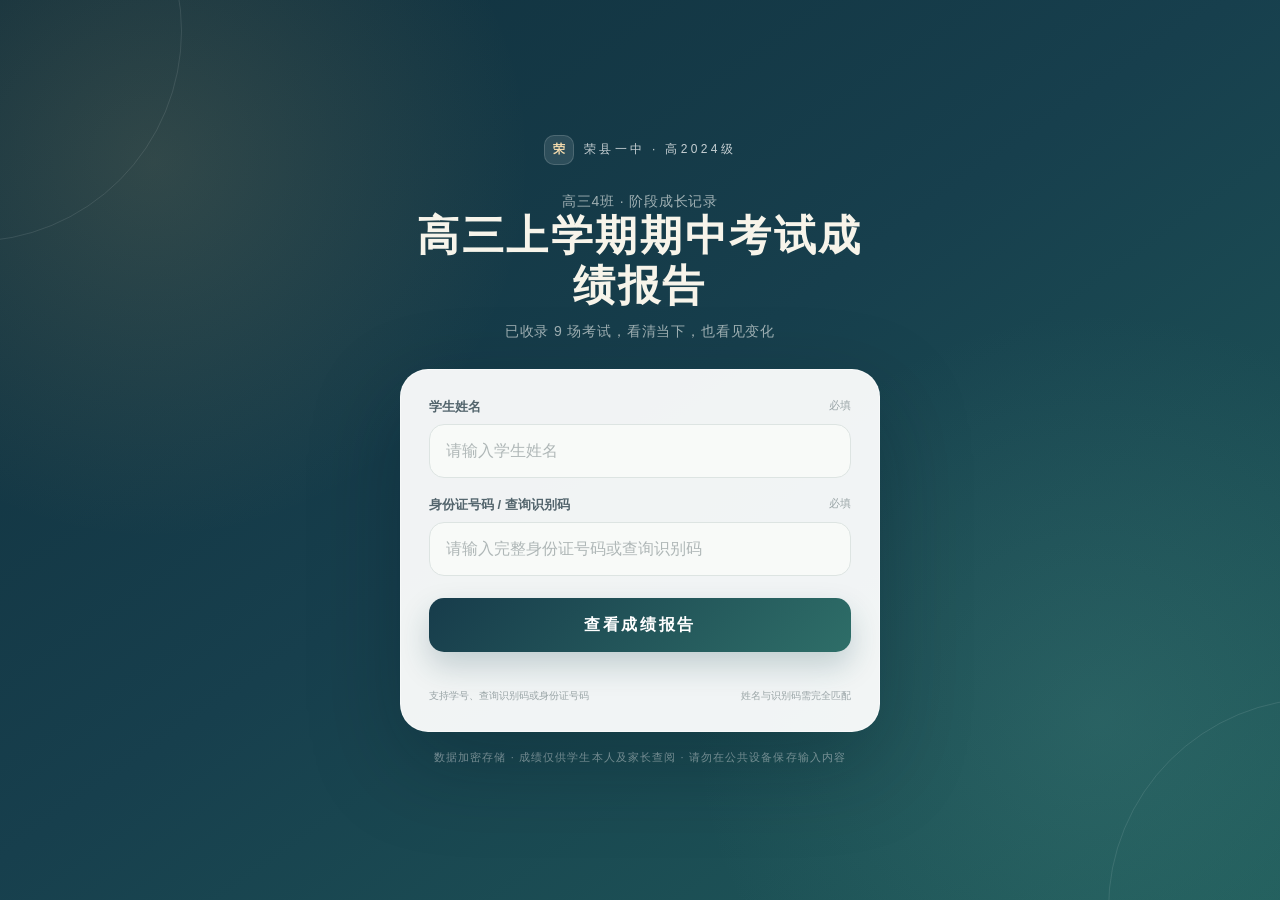
<file: index.html>
<!doctype html>
<html lang="zh-CN">
<head>
  <meta charset="utf-8">
  <meta name="viewport" content="width=device-width, initial-scale=1, viewport-fit=cover">
  <link rel="stylesheet" href="question-data.css?v=20261106-compact">
  <meta name="color-scheme" content="light">
  <meta name="theme-color" content="#173c4b">
  <meta name="robots" content="noindex,nofollow,noarchive">
  <meta http-equiv="Cache-Control" content="no-store, max-age=0">
  <title>个人成绩查询</title>
  <style>
    :root {
      --ink: #172733;
      --muted: #718087;
      --paper: #f4f2ec;
      --surface: rgba(255, 255, 255, .88);
      --surface-solid: #fffefa;
      --line: rgba(27, 55, 66, .11);
      --navy: #173c4b;
      --navy-2: #245768;
      --jade: #2f7168;
      --jade-soft: #e8f2ee;
      --gold: #bd8b48;
      --gold-soft: #f7eddd;
      --rose: #ad6261;
      --rose-soft: #f7eae8;
      --shadow: 0 22px 60px rgba(25, 48, 57, .10);
      --radius-xl: 30px;
      --radius-lg: 22px;
      --radius-md: 16px;
    }

    * { box-sizing: border-box; }
    html { scroll-behavior: smooth; }
    body {
      margin: 0;
      min-height: 100vh;
      color: var(--ink);
      background: var(--paper);
      font-family: -apple-system, BlinkMacSystemFont, "PingFang SC", "Microsoft YaHei", "Noto Sans CJK SC", sans-serif;
      -webkit-font-smoothing: antialiased;
      font-variant-numeric: tabular-nums;
    }
    button, input { font: inherit; }
    button { -webkit-tap-highlight-color: transparent; }
    [hidden] { display: none !important; }

    .query-view {
      position: relative;
      min-height: 100vh;
      display: grid;
      place-items: center;
      overflow: hidden;
      padding: 32px 18px;
      color: #f7f4ea;
      background:
        radial-gradient(circle at 12% 18%, rgba(211, 176, 114, .16), transparent 28%),
        radial-gradient(circle at 86% 80%, rgba(95, 163, 151, .19), transparent 31%),
        linear-gradient(145deg, #102f3c 0%, #173f4d 48%, #205c5b 100%);
    }
    .query-view::before,
    .query-view::after {
      content: "";
      position: absolute;
      width: 420px;
      height: 420px;
      border: 1px solid rgba(255,255,255,.10);
      border-radius: 50%;
    }
    .query-view::before { left: -240px; top: -180px; }
    .query-view::after { right: -250px; bottom: -220px; }

    .query-shell {
      position: relative;
      z-index: 1;
      width: min(100%, 480px);
    }
    .brand-mark {
      display: flex;
      align-items: center;
      justify-content: center;
      gap: 10px;
      margin-bottom: 28px;
      color: rgba(255,255,255,.76);
      font-size: 12px;
      letter-spacing: .28em;
    }
    .brand-seal {
      width: 30px;
      height: 30px;
      display: grid;
      place-items: center;
      border-radius: 10px;
      background: rgba(255,255,255,.11);
      border: 1px solid rgba(255,255,255,.15);
      color: #f5dcae;
      font-weight: 700;
      letter-spacing: 0;
    }
    .query-heading { text-align: center; margin-bottom: 28px; }
    .query-kicker {
      margin: 0 0 11px;
      color: #e3c48c;
      font-size: 12px;
      letter-spacing: .35em;
    }
    .query-heading h1 {
      margin: 0;
      font-size: clamp(30px, 8vw, 42px);
      font-weight: 660;
      letter-spacing: .06em;
      line-height: 1.18;
    }
    .query-heading p {
      margin: 13px 0 0;
      color: rgba(244,247,244,.62);
      font-size: 14px;
      letter-spacing: .06em;
    }
    .query-card {
      padding: 28px;
      border-radius: 28px;
      background: rgba(255,255,255,.94);
      border: 1px solid rgba(255,255,255,.50);
      box-shadow: 0 32px 90px rgba(4, 23, 31, .28);
      color: var(--ink);
      backdrop-filter: blur(18px);
    }
    .field + .field { margin-top: 18px; }
    .field label {
      display: flex;
      justify-content: space-between;
      margin: 0 0 8px;
      color: #52646c;
      font-size: 13px;
      font-weight: 650;
    }
    .field label span { color: #9aa5a7; font-weight: 400; font-size: 11px; }
    .field input {
      width: 100%;
      height: 54px;
      padding: 0 16px;
      border: 1px solid #dde4e2;
      border-radius: 15px;
      outline: none;
      color: var(--ink);
      background: #f8faf8;
      transition: .2s ease;
    }
    .field input:focus {
      border-color: #5c928a;
      background: white;
      box-shadow: 0 0 0 4px rgba(47, 113, 104, .10);
    }
    .field input[aria-invalid="true"] { border-color: #bf7470; background: #fffafa; box-shadow: 0 0 0 3px rgba(173,98,97,.08); }
    .field input::placeholder { color: #afb7b7; }
    .input-wrap { position: relative; }
    .input-wrap input { padding-right: 48px; }
    .field-clear { position: absolute; top: 50%; right: 11px; width: 30px; height: 30px; display: grid; place-items: center; padding: 0; border: 0; border-radius: 50%; color: #7d8a8c; background: #e9efed; font-size: 18px; line-height: 1; transform: translateY(-50%); cursor: pointer; }
    .field-clear:hover { color: var(--navy); background: #dce9e5; }
    .primary-btn {
      width: 100%;
      height: 54px;
      margin-top: 22px;
      border: 0;
      border-radius: 15px;
      color: white;
      background: linear-gradient(135deg, #173c4b, #2e6e68);
      box-shadow: 0 14px 30px rgba(28, 79, 82, .22);
      font-weight: 650;
      letter-spacing: .16em;
      cursor: pointer;
      transition: transform .2s ease, box-shadow .2s ease;
    }
    .primary-btn:hover { transform: translateY(-1px); box-shadow: 0 18px 34px rgba(28, 79, 82, .28); }
    .primary-btn:active { transform: translateY(0); }
    .primary-btn:disabled { opacity: .72; cursor: wait; transform: none; }
    .primary-btn[aria-busy="true"]::after { content: ""; width: 13px; height: 13px; margin-left: 8px; border: 2px solid rgba(255,255,255,.42); border-top-color: #fff; border-radius: 50%; animation: spin .7s linear infinite; }
    .error {
      min-height: 20px;
      margin-top: 12px;
      color: #a55353;
      text-align: center;
      font-size: 12px;
    }
    .query-helper { display: flex; justify-content: space-between; gap: 12px; margin-top: 4px; color: #9aa5a7; font-size: 10px; line-height: 1.5; }
    .query-js-warning { margin: 12px 0 0; padding: 10px 12px; border-radius: 10px; color: #8a4f4f; background: var(--rose-soft); font-size: 12px; text-align: center; }
    .query-note {
      margin: 18px 0 0;
      color: rgba(255,255,255,.48);
      text-align: center;
      font-size: 11px;
      letter-spacing: .10em;
    }

    .report-view { min-height: 100vh; padding: 22px 18px 56px; }
    .report-shell { width: min(100%, 1120px); margin: 0 auto; }
    .report-nav {
      display: flex;
      align-items: center;
      justify-content: space-between;
      min-height: 48px;
      margin-bottom: 18px;
    }
    .report-brand { display: flex; align-items: center; gap: 10px; color: var(--navy); font-weight: 700; }
    .report-brand .brand-seal { color: white; background: var(--navy); border: 0; }
    .ghost-btn {
      min-height: 40px;
      padding: 0 16px;
      border-radius: 999px;
      border: 1px solid var(--line);
      background: rgba(255,255,255,.72);
      color: #4d6068;
      cursor: pointer;
    }
    .hero {
      position: relative;
      overflow: hidden;
      display: grid;
      grid-template-columns: minmax(260px, 1.05fr) minmax(360px, 1.35fr);
      gap: 28px;
      padding: clamp(26px, 4.5vw, 48px);
      border-radius: var(--radius-xl);
      color: white;
      background:
        radial-gradient(circle at 92% 8%, rgba(222, 190, 130, .18), transparent 34%),
        linear-gradient(135deg, #153946 0%, #1e5260 60%, #2d6b63 100%);
      box-shadow: var(--shadow);
    }
    .hero::after {
      content: "";
      position: absolute;
      width: 360px;
      height: 360px;
      right: -220px;
      bottom: -250px;
      border-radius: 50%;
      border: 1px solid rgba(255,255,255,.16);
    }
    .student-meta { position: relative; z-index: 1; }
    .eyebrow { margin: 0 0 12px; color: rgba(255,255,255,.60); font-size: 11px; letter-spacing: .24em; }
    .student-name { margin: 0; font-size: clamp(30px, 5vw, 44px); font-weight: 680; letter-spacing: .08em; }
    .class-tag {
      display: inline-flex;
      margin-top: 12px;
      padding: 6px 11px;
      border-radius: 999px;
      color: #e9d6ad;
      background: rgba(255,255,255,.09);
      border: 1px solid rgba(255,255,255,.12);
      font-size: 11px;
    }
    .score-line { display: flex; align-items: flex-end; gap: 12px; margin-top: 30px; }
    .score-number { font-size: clamp(58px, 10vw, 88px); font-weight: 740; letter-spacing: -.05em; line-height: .86; }
    .score-unit { padding-bottom: 8px; color: rgba(255,255,255,.58); font-size: 13px; }
    .status-badge {
      display: inline-flex;
      align-items: center;
      gap: 8px;
      margin-top: 20px;
      padding: 8px 12px;
      border-radius: 999px;
      background: rgba(255,255,255,.11);
      border: 1px solid rgba(255,255,255,.14);
      font-size: 13px;
    }
    .status-dot { width: 8px; height: 8px; border-radius: 50%; background: #8fd0b4; box-shadow: 0 0 0 5px rgba(143,208,180,.11); }
    .hero-data { position: relative; z-index: 1; display: grid; align-content: center; gap: 12px; }
    .rank-grid { display: grid; grid-template-columns: repeat(3, 1fr); gap: 12px; }
    .rank-card, .cutoff-card {
      padding: 18px;
      border-radius: 18px;
      background: rgba(255,255,255,.09);
      border: 1px solid rgba(255,255,255,.12);
    }
    .rank-card span, .cutoff-card span { display: block; color: rgba(255,255,255,.55); font-size: 10px; letter-spacing: .10em; }
    .rank-card strong { display: block; margin-top: 7px; font-size: clamp(20px, 3vw, 30px); font-weight: 680; }
    .rank-card small { color: rgba(255,255,255,.46); font-size: 10px; }
    .cutoff-grid { display: grid; grid-template-columns: 1fr 1fr; gap: 12px; }
    .cutoff-card strong { display: block; margin-top: 7px; font-size: 20px; }
    .cutoff-card small { display: block; margin-top: 4px; color: rgba(255,255,255,.48); font-size: 10px; }

    .section-grid { display: grid; grid-template-columns: 1.12fr .88fr; gap: 18px; margin-top: 18px; }
    .panel {
      padding: clamp(20px, 3vw, 28px);
      border-radius: var(--radius-lg);
      background: var(--surface);
      border: 1px solid rgba(255,255,255,.75);
      box-shadow: 0 12px 40px rgba(25, 48, 57, .055);
      backdrop-filter: blur(10px);
    }
    .panel-head { display: flex; align-items: flex-start; justify-content: space-between; gap: 18px; margin-bottom: 20px; }
    .panel-title { margin: 0; font-size: 18px; font-weight: 700; letter-spacing: .04em; }
    .panel-subtitle { margin: 6px 0 0; color: var(--muted); font-size: 12px; line-height: 1.6; }
    .tiny-legend { color: #899496; font-size: 10px; white-space: nowrap; }

    .subjects { display: grid; gap: 10px; }
    .subject-row {
      padding: 16px;
      border-radius: 17px;
      background: #fbfbf8;
      border: 1px solid #edf0ec;
    }
    .subject-top { display: grid; grid-template-columns: 52px 64px 1fr auto; align-items: center; gap: 12px; }
    .subject-name { color: #41545c; font-size: 13px; font-weight: 700; }
    .subject-score { font-size: 25px; font-weight: 750; letter-spacing: -.03em; }
    .subject-score small { margin-left: 2px; color: #9aa4a4; font-size: 10px; font-weight: 400; }
    .subject-rank { color: #738186; font-size: 11px; }
    .state-pill { padding: 6px 9px; border-radius: 999px; font-size: 10px; font-weight: 700; white-space: nowrap; }
    .state-control { color: #245f50; background: var(--jade-soft); }
    .state-bachelor { color: #745622; background: var(--gold-soft); }
    .state-close { color: #875858; background: var(--rose-soft); }
    .state-below { color: #7a6d69; background: #eeeae6; }
    .meter { position: relative; height: 7px; margin: 14px 0 8px; border-radius: 999px; background: #e9ece8; overflow: visible; }
    .meter-fill { display: block; height: 100%; border-radius: inherit; background: linear-gradient(90deg, #9ebcb5, #36756c); }
    .meter-mark { position: absolute; top: -3px; width: 2px; height: 13px; border-radius: 2px; }
    .meter-mark.bachelor { background: #cda25d; }
    .meter-mark.control { background: #235d54; }
    .subject-foot { display: flex; justify-content: space-between; gap: 10px; color: #879294; font-size: 10px; }
    .subject-diffs { display: flex; gap: 10px; flex-wrap: wrap; }
    .diff-positive { color: #2f7168; }
    .diff-negative { color: #9a6762; }

    .insights { display: grid; gap: 12px; }
    .insight {
      position: relative;
      padding: 18px 18px 18px 50px;
      border-radius: 18px;
      background: #fbfbf8;
      border: 1px solid #edf0ec;
    }
    .insight-index {
      position: absolute;
      left: 17px;
      top: 17px;
      width: 22px;
      height: 22px;
      display: grid;
      place-items: center;
      border-radius: 8px;
      color: white;
      background: var(--navy-2);
      font-size: 10px;
    }
    .insight h4 { margin: 0; color: #30464f; font-size: 13px; }
    .insight p { margin: 6px 0 0; color: #738084; font-size: 12px; line-height: 1.65; }

    .trend-panel { margin-top: 18px; }
    .trend-tabs { display: flex; gap: 7px; flex-wrap: wrap; }
    .trend-tab {
      min-height: 32px;
      padding: 0 12px;
      border: 1px solid #e2e8e5;
      border-radius: 999px;
      color: #66777d;
      background: #fafbf9;
      font-size: 11px;
      cursor: pointer;
    }
    .trend-tab.active { color: white; background: var(--navy); border-color: var(--navy); }
    .chart-wrap { position: relative; height: 260px; margin-top: 18px; }
    .chart-wrap canvas { display: block; width: 100%; height: 100%; }
    .chart-wrap canvas:focus-visible { outline: 3px solid rgba(47,113,104,.22); outline-offset: -3px; border-radius: 12px; }
    .chart-tooltip { position: absolute; z-index: 2; display: grid; gap: 3px; min-width: 112px; padding: 9px 11px; border: 1px solid rgba(255,255,255,.78); border-radius: 11px; color: #fff; background: rgba(23,60,75,.94); box-shadow: 0 10px 25px rgba(23,60,75,.18); pointer-events: none; font-size: 10px; }
    .chart-tooltip b { color: #e3c48c; font-size: 10px; }
    .chart-tooltip span { color: rgba(255,255,255,.78); }
    .chart-empty {
      position: absolute;
      inset: 0;
      display: grid;
      place-items: center;
      border-radius: 18px;
      color: #879294;
      background: #f8f9f6;
      font-size: 12px;
    }
    .exam-strip { display: grid; grid-template-columns: repeat(6, 1fr); gap: 8px; margin-top: 8px; }
    .exam-card { padding: 10px 8px; border-radius: 13px; background: #f8f9f6; text-align: center; }
    .exam-card strong { display: block; color: #334952; font-size: 12px; }
    .exam-card span { display: block; margin-top: 4px; color: #8b9697; font-size: 9px; line-height: 1.35; }

    .rank-timeline { display: grid; grid-template-columns: repeat(6, 1fr); gap: 9px; margin-top: 16px; }
    .rank-stop { min-height: 116px; padding: 13px; border-radius: 16px; background: #fafaf7; border: 1px solid #edf0ec; }
    .scope-tag { display: inline-flex; padding: 4px 7px; border-radius: 999px; font-size: 9px; }
    .scope-city { color: #2b5d70; background: #e7f0f3; }
    .scope-school { color: #4e685f; background: #e9f0ec; }
    .rank-stop strong { display: block; margin-top: 13px; font-size: 19px; }
    .rank-stop p { margin: 5px 0 0; color: #849092; font-size: 10px; line-height: 1.45; }
    .zero-ranks { margin-top: 8px; color: #587079; font-size: 9px; line-height: 1.6; }

    .detail-grid { display: grid; grid-template-columns: 1fr 1fr; gap: 18px; margin-top: 18px; }
    details.panel { padding: 0; overflow: hidden; }
    details.panel summary {
      list-style: none;
      display: flex;
      align-items: center;
      justify-content: space-between;
      gap: 18px;
      padding: 22px 24px;
      cursor: pointer;
    }
    details.panel summary::-webkit-details-marker { display: none; }
    .summary-sign { width: 30px; height: 30px; display: grid; place-items: center; border-radius: 50%; background: #edf2ef; color: #526b63; transition: transform .2s ease; }
    details[open] .summary-sign { transform: rotate(45deg); }
    .detail-body { padding: 0 24px 24px; }
    .knowledge-list { display: grid; gap: 10px; }
    .knowledge-item { display: grid; grid-template-columns: 44px 1fr auto; gap: 10px; align-items: center; padding: 13px; border-radius: 14px; background: #fafaf7; }
    .knowledge-item b { font-size: 12px; }
    .knowledge-item span { color: #68787d; font-size: 11px; }
    .knowledge-item small { color: #9b6a62; font-size: 10px; }

    .class-context { display: grid; grid-template-columns: repeat(4, 1fr); gap: 10px; }
    .context-stat { padding: 16px; border-radius: 16px; background: #fafaf7; text-align: center; }
    .context-stat strong { display: block; font-size: 22px; }
    .context-stat span { display: block; margin-top: 5px; color: #849092; font-size: 10px; }
    .source-note { margin: 18px 0 0; color: #929b9a; text-align: center; font-size: 10px; line-height: 1.7; }
    .report-actions { display: flex; justify-content: center; gap: 9px; margin: 17px 0 0; }
    .report-actions .ghost-btn { min-width: 108px; min-height: 38px; font-size: 11px; }
    .report-action-main { color: #fff; border-color: var(--navy); background: var(--navy); }

    .fade-in { animation: fadeIn .45s ease both; }
    @keyframes fadeIn { from { opacity: 0; transform: translateY(10px); } to { opacity: 1; transform: translateY(0); } }
    @keyframes spin { to { transform: rotate(360deg); } }

    @media (max-width: 860px) {
      .hero, .section-grid, .detail-grid { grid-template-columns: 1fr; }
      .rank-timeline { grid-template-columns: repeat(3, 1fr); }
      .exam-strip { grid-template-columns: repeat(3, 1fr); }
    }
    @media (max-width: 560px) {
      .report-view { padding: 12px 10px 38px; }
      .report-nav { padding: 0 6px; }
      .hero { padding: 26px 20px; border-radius: 24px; }
      .score-number { font-size: 68px; }
      .rank-grid { grid-template-columns: 1fr 1fr 1fr; gap: 7px; }
      .rank-card { padding: 13px 9px; }
      .rank-card strong { font-size: 20px; }
      .cutoff-card { padding: 14px; }
      .panel { padding: 20px 16px; }
      .subject-top { grid-template-columns: 43px 58px 1fr; gap: 8px; }
      .subject-rank { text-align: right; }
      .state-pill { grid-column: 1 / -1; justify-self: start; }
      .rank-timeline { grid-template-columns: 1fr 1fr; }
      .class-context { grid-template-columns: 1fr 1fr; }
      .panel-head { flex-direction: column; gap: 8px; }
      .chart-wrap { height: 230px; }
      .query-card { padding: 24px 20px; }
      .query-helper { flex-direction: column; gap: 3px; text-align: center; }
      .report-actions { position: sticky; bottom: calc(10px + env(safe-area-inset-bottom)); z-index: 5; margin: 17px -8px 0; padding: 8px; border: 1px solid rgba(255,255,255,.72); border-radius: 16px; background: rgba(244,242,236,.86); box-shadow: 0 12px 30px rgba(25,48,57,.10); backdrop-filter: blur(12px); }
      .report-actions .ghost-btn { flex: 1; }
    }
  </style>
  <link rel="stylesheet" href="report-layout.css?v=20261106-compact">
</head>
<body>
  <main>
    <section class="query-view" id="queryView">
      <div class="query-shell fade-in">
        <div class="brand-mark"><span class="brand-seal">荣</span><span>荣县一中 · 高2024级</span></div>
        <header class="query-heading">
          <p class="query-kicker" id="queryKicker">阶段成长记录</p>
          <h1 id="queryTitle">个人成绩查询</h1>
          <p id="querySubtitle">看清当下，也看见这一路的变化</p>
        </header>
        <form class="query-card" id="queryForm" novalidate aria-describedby="queryHint">
          <div class="field">
            <label for="nameInput">学生姓名 <span>必填</span></label>
            <div class="input-wrap"><input id="nameInput" name="name" type="text" autocomplete="off" autocapitalize="none" autocorrect="off" spellcheck="false" enterkeyhint="next" maxlength="20" placeholder="请输入学生姓名"><button class="field-clear" type="button" data-clear="nameInput" aria-label="清空学生姓名" hidden>×</button></div>
          </div>
          <div class="field">
            <label for="idInput">身份证号码 / 查询识别码 <span>必填</span></label>
            <div class="input-wrap"><input id="idInput" name="id" type="text" inputmode="text" autocomplete="off" autocapitalize="characters" autocorrect="off" spellcheck="false" enterkeyhint="done" maxlength="40" placeholder="请输入完整身份证号码或查询识别码"><button class="field-clear" type="button" data-clear="idInput" aria-label="清空查询识别码" hidden>×</button></div>
          </div>
          <button class="primary-btn" id="queryButton" type="submit">查看成绩报告</button>
          <div class="error" id="errorText" role="alert" aria-live="polite"></div>
          <noscript><p class="query-js-warning">成绩解密需要 JavaScript，请开启后刷新页面。</p></noscript>
          <div class="query-helper"><span>支持学号、查询识别码或身份证号码</span><span>姓名与识别码需完全匹配</span></div>
        </form>
        <p class="query-note" id="queryHint">数据加密存储 · 成绩仅供学生本人及家长查阅 · 请勿在公共设备保存输入内容</p>
      </div>
    </section>

    <section class="report-view" id="reportView" hidden>
      <div class="report-shell" id="reportShell"></div>
    </section>
  </main>

  <script src="shared-crypto.js?v=20260829-1"></script>
  <script src="question-data.js?v=20261106-compact"></script>
  <script src="report-metrics.js?v=20261106-compact"></script>
  <script>
    "use strict";
    const STUDENTS = [];
    // 班级聚合数据（平均分/上线人数等）不再硬编码在公开页面源码中：
    // 这些数字只随学生本人的加密记录（classSummary 字段）在查询成功后展示。
    const CLASS_SUMMARY = null;
    const BUILD_META = {"examCount":6,"className":"高二4班","latestExam":"高二下零诊","latestExamId":"legacy-zero","dataVersion":"legacy-20260716","generatedAt":"2026-07-16T12:45:11.778Z"};

    const SUBJECTS = [
      { key: "chinese", name: "语文", max: 150 },
      { key: "math", name: "数学", max: 150 },
      { key: "english", name: "英语", max: 150 },
      { key: "physics", name: "物理", max: 100 },
      { key: "chemistry", name: "化学", max: 100 },
      { key: "biology", name: "生物", max: 100 },
    ];
    const EXAM_SHORT = {
      "高一下期末": "高一下期末",
      "高二上期末": "高二上期末",
      "高二下第一次月考": "第一次月考",
      "高二下半期考试": "半期考试",
      "高二下第二次月考": "第二次月考",
      "高二下零诊": "零诊",
      "高三第一次月考": "高三一月考",
      "高三第二次月考": "高三二月考",
      "高三上学期期中考试": "高三期中",
    };

    const queryView = document.getElementById("queryView");
    const reportView = document.getElementById("reportView");
    const reportShell = document.getElementById("reportShell");
    const queryForm = document.getElementById("queryForm");
    const nameInput = document.getElementById("nameInput");
    const idInput = document.getElementById("idInput");
    const errorText = document.getElementById("errorText");
    const queryButton = document.getElementById("queryButton");
    const queryKicker = document.getElementById("queryKicker");
    const queryTitle = document.getElementById("queryTitle");
    const querySubtitle = document.getElementById("querySubtitle");

    const escapeHtml = (value) => String(value ?? "")
      .replace(/&/g, "&amp;")
      .replace(/</g, "&lt;")
      .replace(/>/g, "&gt;")
      .replace(/\"/g, "&quot;")
      .replace(/'/g, "&#039;");
    const number = (value) => {
      if (value == null) return null;
      if (typeof value === "string" && !value.trim()) return null;
      if (["—", "-", "--", "无", "暂无", "null", "undefined", "/"].includes(String(value).trim().toLowerCase())) return null;
      const parsed = Number(value);
      return Number.isFinite(parsed) ? parsed : null;
    };
    const fmt = (value, digits = 1) => number(value) == null ? "—" : Number(value).toFixed(digits).replace(/\.0$/, "");
    const signed = (value) => {
      const n = number(value);
      return n == null ? "—" : `${n >= 0 ? "+" : ""}${n.toFixed(1)}`;
    };
    const statusFor = (controlDiff, bachelorDiff) => {
      const control = number(controlDiff);
      const bachelor = number(bachelorDiff);
      if (control != null && control >= 0) return { label: "特控线上", cls: "state-control" };
      if (bachelor != null && bachelor >= 0) return { label: "本科线上", cls: "state-bachelor" };
      if (bachelor != null && bachelor >= -10) return { label: "本科临界", cls: "state-close" };
      if (bachelor != null) return { label: "本科线下", cls: "state-below" };
      return { label: "暂无线差", cls: "state-close" };
    };
    const diffClass = (value) => number(value) == null ? "diff-neutral" : number(value) >= 0 ? "diff-positive" : "diff-negative";

    // 加密与凭据归一化原语统一来自 shared-crypto.js（与发布工作台共用同一份实现）
    const { sha256Hex, canonicalStudentName, canonicalQueryId, buildStudentSecret, deriveV3Keyring, decryptV3Record, decryptLegacyRecord } = window.GradeQueryCrypto;

    let dataBundlePromise = null;
    let versionInfoPromise = null;
    let activeDataMeta = { ...BUILD_META, schemaVersion: 1, dataVersion: BUILD_META.dataVersion || "legacy" };
    let chartObserver = null;
    let autoRetryTimer = null;
    let autoRetryCount = 0;

    async function fetchTextWithTimeout(url, timeout = 9000) {
      const controller = new AbortController();
      const timer = window.setTimeout(() => controller.abort(), timeout);
      try {
        const response = await fetch(url, { cache: "no-store", signal: controller.signal });
        if (!response.ok) return null;
        return await response.text();
      } finally {
        window.clearTimeout(timer);
      }
    }

    async function fetchJsonWithTimeout(url, timeout = 9000) {
      const text = await fetchTextWithTimeout(url, timeout);
      return text == null ? null : JSON.parse(text);
    }

    function applyLandingMeta(meta) {
      if (!meta?.latestExam) return;
      const reportTitle = `${meta.latestExam}成绩报告`;
      queryTitle.textContent = reportTitle;
      queryKicker.textContent = meta.className ? `${meta.className} · 阶段成长记录` : "阶段成长记录";
      querySubtitle.textContent = meta.examCount > 1 ? `已收录 ${meta.examCount} 场考试，看清当下，也看见变化` : "看清当下，也看见这一路的变化";
      document.title = `${reportTitle} · ${meta.className || "成绩查询"}`;
    }

    function loadVersionInfo() {
      if (!versionInfoPromise) {
        versionInfoPromise = fetchJsonWithTimeout(`data/version.json?v=${Date.now()}`).then((version) => {
          if (version?.kind !== "grade-query-version" || version.schemaVersion !== 2) {
            versionInfoPromise = null;
            return null;
          }
          activeDataMeta = { ...activeDataMeta, ...version };
          applyLandingMeta(version);
          return version;
        }).catch(() => {
          versionInfoPromise = null;
          return null;
        });
      }
      return versionInfoPromise;
    }

    function loadDataBundle() {
      if (!dataBundlePromise) {
        const task = Promise.all([
          loadVersionInfo(),
          // 历次考试及小题组成的加密包较大，慢网络需要更长的下载时间。
          fetchTextWithTimeout(`data/grade-data.v2.json?v=${Date.now()}`, 60000),
        ]).then(async ([version, rawBundle]) => {
          if (!rawBundle) {
            if (version) {
              versionInfoPromise = null;
              const updating = new Error("成绩数据文件尚未同步完成。");
              updating.code = "DATA_UPDATING";
              throw updating;
            }
            return null;
          }
          let bundle;
          try { bundle = JSON.parse(rawBundle); }
          catch (error) {
            const invalid = new Error("成绩数据文件格式异常，请联系老师重新发布。");
            invalid.code = "DATA_INVALID";
            throw invalid;
          }
          if (bundle?.kind !== "grade-query-bundle" || bundle.schemaVersion !== 2) {
            const invalid = new Error("成绩数据文件版本无法识别，请联系老师重新发布。");
            invalid.code = "DATA_INVALID";
            throw invalid;
          }
          if (!version?.bundleSha256) {
            const updating = new Error("成绩数据版本文件尚未同步完成。");
            updating.code = "DATA_UPDATING";
            throw updating;
          }
          const actualHash = await sha256Hex(JSON.stringify(bundle));
          if (actualHash !== version.bundleSha256 || (version.dataVersion && version.dataVersion !== bundle.dataVersion)) {
            versionInfoPromise = null;
            const updating = new Error("成绩数据正在更新，版本尚未同步完成。");
            updating.code = "DATA_UPDATING";
            throw updating;
          }
          const recordCount = Object.keys(bundle.records || {}).length;
          if (!bundle.records || recordCount !== bundle.recordCount || recordCount !== bundle.studentCount) {
            const invalid = new Error("成绩数据记录数量校验失败，请联系老师重新发布。");
            invalid.code = "DATA_INVALID";
            throw invalid;
          }
          activeDataMeta = {
            ...activeDataMeta,
            schemaVersion: bundle.schemaVersion,
            dataVersion: bundle.dataVersion || "v2",
            generatedAt: bundle.generatedAt,
            studentCount: bundle.studentCount,
            examCount: bundle.examCount,
            latestExam: bundle.latestExam,
          };
          applyLandingMeta(activeDataMeta);
          return bundle;
        });
        dataBundlePromise = task.then((bundle) => {
          if (!bundle) dataBundlePromise = null;
          return bundle;
        }).catch((error) => {
          dataBundlePromise = null;
          throw error;
        });
      }
      return dataBundlePromise;
    }

    async function loadStudent(name, id) {
      const secret = await buildStudentSecret(name, id);
      const version = await loadVersionInfo();
      const v3Keyring = await deriveV3Keyring(secret);
      if (version?.recordBasePath || version?.recordHashes) {
        const hashes = version.recordHashes;
        if (!/^data\/records\/[A-Za-z0-9._-]+\/$/.test(version.recordBasePath || "") ||
            !hashes || typeof hashes !== "object" || Array.isArray(hashes) ||
            Object.keys(hashes).length !== version.recordCount) {
          const invalid = new Error("成绩索引格式异常，请联系老师重新发布。");
          invalid.code = "DATA_INVALID";
          throw invalid;
        }
        const expectedHash = hashes[v3Keyring.fileId];
        if (!expectedHash) return null;
        const raw = await fetchTextWithTimeout(`${version.recordBasePath}${v3Keyring.fileId}.json`, 30000);
        let record;
        try { record = raw ? JSON.parse(raw) : null; } catch (_) { record = null; }
        if (!record || record.v !== 3 || await sha256Hex(JSON.stringify(record)) !== expectedHash) {
          versionInfoPromise = null;
          const updating = new Error("个人成绩文件正在同步，请稍后重试。");
          updating.code = "DATA_UPDATING";
          throw updating;
        }
        return decryptV3Record(v3Keyring, record);
      }
      const bundle = await loadDataBundle();
      if (bundle) {
        const records = bundle.records || {};
        const v3Record = records[v3Keyring.fileId];
        if (v3Record && v3Record.v === 3) return decryptV3Record(v3Keyring, v3Record);
        const v2Id = await sha256Hex(`grade-query-v2|${secret}`);
        if (records[v2Id]) return decryptLegacyRecord(secret, records[v2Id]);
        return null;
      }
      const legacyId = await sha256Hex(`grade-query-v1|${secret}`);
      const encrypted = await fetchJsonWithTimeout(`data/${legacyId}.json`);
      if (!encrypted) return null;
      return decryptLegacyRecord(secret, encrypted);
    }

    async function handleQuery(event) {
      if (event) event.preventDefault();
      if (autoRetryTimer) {
        window.clearTimeout(autoRetryTimer);
        autoRetryTimer = null;
      }
      const name = canonicalStudentName(nameInput.value);
      const id = canonicalQueryId(idInput.value);
      errorText.textContent = "";
      nameInput.removeAttribute("aria-invalid");
      idInput.removeAttribute("aria-invalid");
      if (!name || !id) {
        errorText.textContent = "请同时填写学生姓名和完整身份证号码 / 查询识别码";
        const missingInput = !name ? nameInput : idInput;
        missingInput.setAttribute("aria-invalid", "true");
        missingInput.focus();
        return;
      }
      if (!window.crypto?.subtle || !window.isSecureContext) {
        errorText.textContent = "请使用微信、Chrome、Edge 或 Safari 通过 HTTPS 打开本页面。";
        return;
      }
      queryButton.disabled = true;
      queryButton.textContent = "正在安全读取…";
      queryButton.setAttribute("aria-busy", "true");
      try {
        const student = await loadStudent(name, id);
        if (!student) {
          errorText.textContent = "姓名或查询识别信息不匹配，请重新核对";
          nameInput.setAttribute("aria-invalid", "true");
          idInput.setAttribute("aria-invalid", "true");
          return;
        }
        if (!student.current) {
          errorText.textContent = `该学生暂未匹配到${activeDataMeta.latestExam || "本次考试"}成绩`;
          return;
        }
        renderReport(student);
        autoRetryCount = 0;
      } catch (error) {
        console.error(error);
        queryView.hidden = false;
        reportView.hidden = true;
        // Pages 双文件发布存在短暂的 CDN 缓存错位窗口（通常 1 分钟内自愈），
        // 对家长最有用的做法是倒计时自动重试，而不是要求他们手动刷新。
        if (error?.code === "DATA_UPDATING" && autoRetryCount < 2 && nameInput.value.trim() && idInput.value.trim()) {
          autoRetryCount += 1;
          const waitSeconds = 30;
          errorText.textContent = `成绩数据正在更新，${waitSeconds} 秒后自动重试（第 ${autoRetryCount}/2 次）…`;
          autoRetryTimer = window.setTimeout(() => {
            autoRetryTimer = null;
            if (nameInput.value.trim() && idInput.value.trim()) queryForm.requestSubmit();
          }, waitSeconds * 1000);
          return;
        }
        errorText.textContent = error?.code === "DATA_UPDATING"
          ? "成绩数据正在更新，请稍等一分钟后刷新页面再查询。"
          : error?.code === "DATA_INVALID"
            ? "成绩数据文件异常，请联系老师重新发布。"
            : error?.name === "AbortError"
              ? "读取超时，请检查网络后重试。"
              : "查询失败，请检查网络后重试，或确认姓名和查询识别码。";
      } finally {
        queryButton.disabled = false;
        queryButton.textContent = "查看成绩报告";
        queryButton.removeAttribute("aria-busy");
      }
    }

    queryForm.addEventListener("submit", handleQuery);

    function syncClearButton(input) {
      const button = document.querySelector(`[data-clear="${input.id}"]`);
      if (button) button.hidden = !input.value;
    }

    [nameInput, idInput].forEach((input) => {
      input.addEventListener("input", () => {
        syncClearButton(input);
        input.removeAttribute("aria-invalid");
        errorText.textContent = "";
      });
      input.addEventListener("keydown", (event) => {
        if (event.isComposing || event.keyCode === 229) {
          if (event.key === "Enter") event.preventDefault();
          return;
        }
        if (event.key === "Enter" && input === nameInput && idInput.value.trim() === "") {
          event.preventDefault();
          idInput.focus();
        }
        if (event.key === "Enter" && input === idInput) {
          event.preventDefault();
          if (typeof queryForm.requestSubmit === "function") queryForm.requestSubmit();
          else queryButton.click();
        }
      });
      syncClearButton(input);
    });
    document.querySelectorAll("[data-clear]").forEach((button) => {
      button.addEventListener("click", () => {
        const input = document.getElementById(button.dataset.clear);
        if (!input) return;
        input.value = "";
        syncClearButton(input);
        input.removeAttribute("aria-invalid");
        input.focus();
        errorText.textContent = "";
      });
    });
    applyLandingMeta(activeDataMeta);
    loadVersionInfo();

    function subjectRows(student) {
      return SUBJECTS.filter(subject=>number(student.current.subjects?.[subject.key]?.score)!=null).map((subject) => {
        const item = student.current.subjects?.[subject.key] || { score: null, rank: null, controlDiff: null, bachelorDiff: null };
        const status = statusFor(item.controlDiff, item.bachelorDiff);
        const controlLine = item.score != null && item.controlDiff != null ? item.score - item.controlDiff : null;
        const bachelorLine = item.score != null && item.bachelorDiff != null ? item.score - item.bachelorDiff : null;
        const scorePct = item.score == null ? 0 : Math.max(0, Math.min(100, (item.score / subject.max) * 100));
        const controlPct = controlLine == null ? null : Math.max(0, Math.min(100, (controlLine / subject.max) * 100));
        const bachelorPct = bachelorLine == null ? null : Math.max(0, Math.min(100, (bachelorLine / subject.max) * 100));
        return `
          <article class="subject-row">
            <div class="subject-top">
              <span class="subject-name">${subject.name}</span>
              <strong class="subject-score">${fmt(item.score)}<small>分</small></strong>
              ${window.GradeReportMetrics.rank(item.gradeRank)!=null?`<span class="subject-rank">年级第 <b>${fmt(item.gradeRank,0)}</b> 名</span>`:''}
            </div>
            ${number(item.controlDiff)!=null||number(item.bachelorDiff)!=null?`<span class="state-pill ${status.cls}">${status.label}</span>`:''}
            <div class="meter" aria-hidden="true">
              <i class="meter-fill" style="width:${scorePct}%"></i>
              <b class="meter-mark bachelor" style="${bachelorPct == null ? "display:none" : `left:${bachelorPct}%`}"></b>
              <b class="meter-mark control" style="${controlPct == null ? "display:none" : `left:${controlPct}%`}"></b>
            </div>
            <div class="subject-foot">
              ${bachelorLine!=null?`<span>本科线 ${fmt(bachelorLine)}</span>`:''}
              <span class="subject-diffs">
                ${number(item.bachelorDiff)!=null?`<b class="${diffClass(item.bachelorDiff)}">本科 ${signed(item.bachelorDiff)}</b>`:''}
                ${number(item.controlDiff)!=null?`<b class="${diffClass(item.controlDiff)}">特控 ${signed(item.controlDiff)}</b>`:''}
              </span>
              ${controlLine!=null?`<span>特控线 ${fmt(controlLine)}</span>`:''}
            </div>
          </article>`;
      }).join("");
    }

    function createInsights(student) {
      const pairs = SUBJECTS.map((subject) => ({ ...subject, ...(student.current.subjects?.[subject.key] || {}) }))
        .filter((item) => number(item.score) != null || number(item.controlDiff) != null || number(item.bachelorDiff) != null)
        .map((item) => ({ ...item, strength: number(item.controlDiff) ?? (number(item.score) == null ? -999 : (number(item.score) / item.max) * 100) }));
      const strongest = [...pairs].sort((a, b) => b.strength - a.strength).slice(0, 2);
      const belowControl = pairs.filter((item) => number(item.controlDiff) != null && number(item.controlDiff) < 0).sort((a, b) => Math.abs(a.controlDiff) - Math.abs(b.controlDiff));
      const belowBachelor = pairs.filter((item) => number(item.bachelorDiff) != null && number(item.bachelorDiff) < 0).sort((a, b) => Math.abs(a.bachelorDiff) - Math.abs(b.bachelorDiff));
      const focus = belowControl[0] ?? belowBachelor[0] ?? strongest[0];
      const focusText = !focus
        ? "当前报告没有足够的科目线数据生成分析。"
        : number(focus.controlDiff) == null && number(focus.bachelorDiff) == null
          ? `${focus.name}是当前得分率相对较高的学科；补充科目线后可进一步判断达线情况。`
        : number(focus.controlDiff) < 0 && number(focus.bachelorDiff) != null && number(focus.bachelorDiff) >= 0
        ? `${focus.name}已达本科有效分，距离特控有效分${Math.abs(focus.controlDiff).toFixed(1)}分。`
        : number(focus.bachelorDiff) != null && number(focus.bachelorDiff) < 0
          ? `${focus.name}距离本科有效分${Math.abs(focus.bachelorDiff).toFixed(1)}分，是当前较接近的突破点。`
          : number(focus.controlDiff) != null && number(focus.controlDiff) < 0
            ? `${focus.name}距离特控有效分${Math.abs(focus.controlDiff).toFixed(1)}分。`
          : `${focus.name}目前处于较稳定的上线区间。`;
      return [
        { title: "优势表现", text: strongest.length ? `${strongest.map((item) => item.name).join("、")}是本次相对表现更突出的学科。` : "当前科目数据不足，暂不生成优势学科判断。" },
        { title: "关注方向", text: focusText },
        { title: "阶段变化", text: stageRankText(student) },
      ];
    }

    function rankTimeline(student) {
      return (student.exams || []).map((exam) => {
        const grade=window.GradeReportMetrics.gradeRank(exam);
        if(grade!=null)return `<div class="rank-stop"><span class="scope-tag scope-school">年级排名</span><strong>第 ${fmt(grade,0)} 名</strong><p>${escapeHtml(EXAM_SHORT[exam.name]||exam.name)}</p>${number(exam.gradeCounts?.total)!=null?`<div class="zero-ranks">本场 ${fmt(exam.gradeCounts.total,0)} 人</div>`:''}</div>`;
        if(window.GradeReportMetrics.rank(exam.rank)==null)return '';
        const scope = exam.scope === "city" ? { label: "市排名", cls: "scope-city", key: "cityRank" } : exam.scope === "class" ? { label: "班排名", cls: "scope-school", key: "classRank" } : { label: "校排名", cls: "scope-school", key: "schoolRank" };
        const extra = [["市", exam.cityRank], ["校", exam.schoolRank], ["班", exam.classRank]]
          .filter(([label, value]) => number(value) != null && !((label === "市" && scope.key === "cityRank") || (label === "校" && scope.key === "schoolRank") || (label === "班" && scope.key === "classRank")))
          .slice(0, 2)
          .map(([label, value]) => `${label}第 ${fmt(value, 0)} 名`)
          .join(" · ");
        return `
          <div class="rank-stop">
            <span class="scope-tag ${scope.cls}">${scope.label}</span>
            ${number(exam.rank)>0?`<strong>第 ${fmt(exam.rank,0)} 名</strong>`:'<strong>未录入</strong>'}
            <p>${escapeHtml(EXAM_SHORT[exam.name] || exam.name)}</p>
            ${extra ? `<div class="zero-ranks">${escapeHtml(extra)}</div>` : ""}
          </div>`;
      }).join("");
    }

    function stageRankText(student) {
      const entries=window.GradeReportMetrics.series(student);
      const change=window.GradeReportMetrics.comparison(entries);
      if(!change)return '当前可用名次不足两次，暂不判断阶段变化。';
      const n=change.improvement;
      return `本次年级第${change.current.rank}名，较${EXAM_SHORT[change.previous.label]||change.previous.label}${n>0?'前进'+n+'名':n<0?'后移'+Math.abs(n)+'名':'名次持平'}。按同一校内物理类范围比较，各次参考人数见趋势明细。`;
    }

    function knowledgeContent(student) {
      return window.GradeQuestionData.render(student.knowledge, SUBJECTS);
    }

    function classContext(student) {
      const summary = student?.classSummary || CLASS_SUMMARY;
      if (!summary) return `<p class="panel-subtitle">暂未匹配到班级汇总数据。</p>`;
      return `
        <div class="class-context">
          <div class="context-stat"><strong>${fmt(summary.students, 0)}</strong><span>班级参考人数</span></div>
          <div class="context-stat"><strong>${fmt(summary.average)}</strong><span>本次班级平均分</span></div>
          <div class="context-stat"><strong>${fmt(summary.controlCount, 0)}</strong><span>特控上线人数</span></div>
          <div class="context-stat"><strong>${fmt(summary.bachelorCount, 0)}</strong><span>本科上线人数</span></div>
        </div>`;
    }

    function renderReport(student) {
      const current = student.current;
      const currentExamName = student.currentExam?.examName || student.exams?.[student.exams.length - 1]?.name || activeDataMeta.latestExam || "本次考试";
      const examCount = (student.exams || []).length;
      const overall = statusFor(current.controlDiff, current.bachelorDiff);
      const insights = createInsights(student);
      const trendButtons = [{ key: "total", name: "总分" }, ...SUBJECTS].map((subject, index) =>
        `<button class="trend-tab ${index === 0 ? "active" : ""}" type="button" data-trend="${subject.key}">${subject.name}</button>`
      ).join("");
      const rankCards=[['全市排名',current.cityRank,'市级参考范围'],['年级排名',current.gradeRank ?? current.schoolRank,'校内物理类'],['班级排名',current.classRank,'本场班级范围']].filter(([,value])=>window.GradeReportMetrics.rank(value)!=null);
      const rankingHtml = rankTimeline(student) || `<p class="panel-subtitle">暂无可展示的历次排名记录。</p>`;

      reportShell.innerHTML = `
        <nav class="report-nav">
          <div class="report-brand"><span class="brand-seal">荣</span><span>${escapeHtml(currentExamName)} · 成绩报告</span></div>
          <button class="ghost-btn" type="button" id="backButton">返回查询</button>
        </nav>

        <header class="hero fade-in">
          <div class="student-meta">
            <p class="eyebrow">${escapeHtml(currentExamName)} · 个人成绩概览</p>
            <h1 class="student-name">${escapeHtml(student.name)}</h1>
            <span class="class-tag">${escapeHtml(student.className)}</span>
            <div class="score-line"><strong class="score-number">${fmt(current.totalScore)}</strong><span class="score-unit">总分</span></div>
            ${number(current.controlDiff)!=null||number(current.bachelorDiff)!=null?`<div class="status-badge"><i class="status-dot"></i>${overall.label}</div>`:''}
          </div>
          <div class="hero-data">
            ${rankCards.length?`<div class="rank-grid">${rankCards.map(([label,value,note])=>`<div class="rank-card"><span>${label}</span><strong>${fmt(value,0)}</strong><small>${note}</small></div>`).join('')}</div>`:''}
            <div class="cutoff-grid">
              ${number(current.controlDiff)!=null?`<div class="cutoff-card"><span>特控线差</span><strong>${signed(current.controlDiff)} 分</strong><small>特控线 ${fmt(current.controlLine)} 分</small></div>`:''}
              ${number(current.bachelorDiff)!=null?`<div class="cutoff-card"><span>本科线差</span><strong>${signed(current.bachelorDiff)} 分</strong><small>本科线 ${fmt(current.bachelorLine)} 分</small></div>`:''}
            </div>
          </div>
        </header>

        <div class="section-grid">
          <section class="panel fade-in">
            <div class="panel-head">
              <div><h2 class="panel-title">学科表现</h2><p class="panel-subtitle">查看分数、年级位置与达线情况</p></div>
              <span class="tiny-legend">金色：本科线 · 绿色：特控线</span>
            </div>
            <div class="subjects">${subjectRows(student)}</div>
          </section>
          <section class="panel fade-in">
            <div class="panel-head"><div><h2 class="panel-title">本次观察</h2><p class="panel-subtitle">从成绩中提取三条最值得关注的信息</p></div></div>
            <div class="insights">${insights.map((item, index) => `<article class="insight"><span class="insight-index">0${index + 1}</span><h4>${escapeHtml(item.title)}</h4><p>${escapeHtml(item.text)}</p></article>`).join("")}</div>
          </section>
        </div>

        <section class="panel trend-panel fade-in">
          <div class="panel-head">
            <div><h2 class="panel-title">年级名次变化</h2><p class="panel-subtitle">按对应科目的名次绘图，分数保留在每次考试明细中</p></div>
            <div class="trend-tabs">${trendButtons}</div>
          </div>
          <p class="trend-guide"><b>越靠上，名次越靠前</b><span>点曲线或下方考次查看</span></p>
          <div class="chart-wrap"><canvas id="trendCanvas" role="img" aria-label="历次年级名次变化图"></canvas><div class="chart-tooltip" id="chartTooltip" hidden></div><div class="chart-empty" id="chartEmpty" hidden>暂无对应科目的年级名次</div></div>
          <div class="trend-selection" id="trendSelection" aria-live="polite"></div>
          <div class="exam-strip" id="examStrip" aria-label="历次考试明细"></div>
          <p class="trend-method">范围：本校物理类，按原表已提供的当场有效成绩重排，同分并列。不同考次人数可能不同；缺失名次保留空档。仅有一次记录时显示单点。</p>
        </section>

        <section class="panel trend-panel fade-in">
          <div class="panel-head"><div><h2 class="panel-title">历次总分名次</h2><p class="panel-subtitle">统一查看本校物理类的总分位置</p></div></div>
          <div class="rank-timeline">${rankingHtml}</div>
        </section>

        <div class="detail-grid">
          <details class="panel fade-in">
            <summary><div><h2 class="panel-title">小题得分</h2><p class="panel-subtitle">按学科查看，可筛选失分题与满分题</p></div><span class="summary-sign">＋</span></summary>
            <div class="detail-body"><div class="knowledge-list">${knowledgeContent(student)}</div></div>
          </details>
          <details class="panel fade-in">
            <summary><div><h2 class="panel-title">班级参考</h2><p class="panel-subtitle">只提供整体数据，辅助理解本次考试</p></div><span class="summary-sign">＋</span></summary>
            <div class="detail-body">${classContext(student)}</div>
          </details>
        </div>

        <p class="source-note">成绩仅供学生本人及家长查阅。<br>数据更新于 ${escapeHtml((activeDataMeta.generatedAt||'').slice(0,10)||'—')}。</p>
        <div class="report-actions" aria-label="报告操作"><button class="ghost-btn" type="button" id="reportTopButton">回到顶部</button><button class="ghost-btn report-action-main" type="button" id="backButtonBottom">继续查询</button></div>`;

      queryView.hidden = true;
      reportView.hidden = false;
      window.GradeQuestionData.bind(reportShell);
      if(!window.GradeQuestionData.hasData(student.knowledge))reportShell.querySelector('.detail-grid > details')?.remove();
      reportShell.querySelector('#examStrip').addEventListener('click',event=>{
        const button=event.target.closest('[data-exam-index]');if(!button)return;
        const canvas=document.getElementById('trendCanvas');drawTrend(student,canvas.__chartState?.key||'total',Number(button.dataset.examIndex));
      });
      window.scrollTo(0, 0);
      document.getElementById("backButton").addEventListener("click", resetQuery);
      document.getElementById("backButtonBottom").addEventListener("click", resetQuery);
      document.getElementById("reportTopButton").addEventListener("click", () => window.scrollTo({ top: 0, behavior: "smooth" }));
      reportShell.querySelectorAll("[data-trend]").forEach((button) => {
        button.addEventListener("click", () => {
          reportShell.querySelectorAll("[data-trend]").forEach((item) => item.classList.remove("active"));
          button.classList.add("active");
          drawTrend(student, button.dataset.trend);
        });
      });
      bindChartInteractions(student);
      requestAnimationFrame(() => {
        try { drawTrend(student, "total"); }
        catch (error) { console.error(error); }
      });
      if (chartObserver) {
        chartObserver.disconnect();
        chartObserver = null;
      }
      if (window.ResizeObserver) {
        const chart = document.getElementById("trendCanvas");
        chartObserver = new ResizeObserver(() => {
          const active = reportShell.querySelector("[data-trend].active");
          if (active && document.body.contains(chart)) {
            try { drawTrend(student, active.dataset.trend); }
            catch (error) { console.error(error); }
          }
        });
        chartObserver.observe(chart.parentElement);
      }
    }

    function resetQuery() {
      if (chartObserver) {
        chartObserver.disconnect();
        chartObserver = null;
      }
      reportView.hidden = true;
      queryView.hidden = false;
      reportShell.innerHTML = "";
      nameInput.value = "";
      idInput.value = "";
      syncClearButton(nameInput);
      syncClearButton(idInput);
      errorText.textContent = "";
      nameInput.removeAttribute("aria-invalid");
      idInput.removeAttribute("aria-invalid");
      window.scrollTo(0, 0);
      nameInput.focus();
    }

    function bindChartInteractions(student) {
      const canvas = document.getElementById("trendCanvas");
      const tooltip = document.getElementById("chartTooltip");
      if (!canvas || !tooltip) return;
      const showTooltip = (event) => {
        const chartState = canvas.__chartState;
        if (!chartState?.entries?.length) return;
        const rect = canvas.getBoundingClientRect();
        const localX = Math.max(0, Math.min(rect.width, event.clientX - rect.left));
        let nearest = 0;
        let distance = Infinity;
        chartState.xValues.forEach((x, index) => {
          const next = Math.abs(x - localX);
          if (next < distance) { distance = next; nearest = index; }
        });
        const entry = chartState.entries[nearest];
        tooltip.innerHTML = `<b>${escapeHtml(entry.label)}</b><span>${entry.rank!=null?'年级第 '+fmt(entry.rank,0)+' 名':'名次未录入'}</span>${entry.score!=null?`<span>${escapeHtml(chartState.subjectName)} ${fmt(entry.score)} 分</span>`:''}`;
        tooltip.hidden = false;
        const wrap = canvas.parentElement;
        const tooltipWidth = tooltip.offsetWidth || 130;
        const left = Math.max(8, Math.min(wrap.clientWidth - tooltipWidth - 8, localX + 12));
        tooltip.style.left = `${left}px`;
        tooltip.style.top = "10px";
      };
      const hideTooltip = () => { tooltip.hidden = true; };
      canvas.addEventListener("pointermove", showTooltip);
      canvas.addEventListener("pointerdown",event=>{
        showTooltip(event);
        const state=canvas.__chartState;if(!state?.entries.length)return;
        const x=event.clientX-canvas.getBoundingClientRect().left;
        const index=state.xValues.reduce((nearest,value,i)=>Math.abs(value-x)<Math.abs(state.xValues[nearest]-x)?i:nearest,0);
        drawTrend(student,state.key,index);
      });
      canvas.addEventListener("pointerleave", hideTooltip);
      canvas.addEventListener("pointercancel", hideTooltip);
      canvas.addEventListener("blur", hideTooltip);
      canvas.addEventListener("keydown", (event) => {
        if (!["ArrowLeft", "ArrowRight"].includes(event.key)) return;
        const chartState = canvas.__chartState;
        if (!chartState?.entries?.length) return;
        const current = Number(canvas.dataset.activePoint || 0);
        const next = Math.max(0, Math.min(chartState.entries.length - 1, current + (event.key === "ArrowRight" ? 1 : -1)));
        drawTrend(student,chartState.key,next);
        const rect = canvas.getBoundingClientRect();
        showTooltip({ clientX: rect.left + chartState.xValues[next], clientY: rect.top + 20 });
      });
      canvas.tabIndex = 0;
      canvas.dataset.activePoint = "0";
    }

    function drawTrend(student, key, selectedIndex) {
      const canvas = document.getElementById("trendCanvas");
      const empty = document.getElementById("chartEmpty");
      if (!canvas) return;
      const model=window.GradeReportMetrics;
      const entries=model.series(student,key);
      const subjectName=key==='total'?'总分':SUBJECTS.find(s=>s.key===key)?.name||key;
      const previousState=canvas.__chartState;
      if(previousState?.key!==key){const tooltip=document.getElementById('chartTooltip');if(tooltip)tooltip.hidden=true;}
      const selected=Math.max(0,Math.min(entries.length-1,selectedIndex??(previousState?.key===key?Number(canvas.dataset.activePoint):entries.length-1)));
      canvas.dataset.activePoint=String(selected);
      const selectedEntry=entries[selected];
      const change=model.comparison(entries,selected);
      const selection=document.getElementById('trendSelection');
      if(selection)selection.innerHTML=selectedEntry?`<span class="selection-name">${escapeHtml(selectedEntry.label)} · ${subjectName}</span><strong>${selectedEntry.rank!=null?'第 '+fmt(selectedEntry.rank,0)+' <small>名</small>':'<small>名次未录入</small>'}</strong>${selectedEntry.count?`<span class="selection-score">/ ${fmt(selectedEntry.count,0)} 人</span>`:''}${selectedEntry.score!=null?`<span class="selection-score">${fmt(selectedEntry.score)} 分</span>`:''}${change?`<span class="selection-change ${change.improvement<0?'decline':''}">较上次${change.improvement>0?'前进 '+change.improvement+' 名':change.improvement<0?'后移 '+Math.abs(change.improvement)+' 名':'持平'}</span>`:''}`:'暂无考试记录';
      const strip=document.getElementById('examStrip');
      if(strip)strip.innerHTML=entries.map((entry,i)=>`<button type="button" class="exam-card" data-exam-index="${i}" aria-pressed="${i===selected}"><span class="exam-name">${escapeHtml(EXAM_SHORT[entry.label]||entry.label)}</span><strong>${entry.rank!=null?'第 '+fmt(entry.rank,0)+' 名':'名次未录入'}</strong><small>${entry.score!=null?fmt(entry.score)+' 分':'成绩未录入'}</small></button>`).join('');
      if(strip){const active=strip.children[selected];if(active)strip.scrollLeft=Math.max(0,active.offsetLeft-strip.offsetLeft-(strip.clientWidth-active.offsetWidth)/2);}
      const rect = canvas.getBoundingClientRect();
      const width = Math.max(180, rect.width || 800);
      const height = Math.max(220, rect.height || 260);
      const ratio = Math.min(2, window.devicePixelRatio || 1);
      canvas.width = width * ratio;
      canvas.height = height * ratio;
      const ctx = canvas.getContext("2d");
      ctx.scale(ratio, ratio);
      ctx.clearRect(0, 0, width, height);
      const scale=model.rankScale(entries);
      const pad={left:43,right:18,top:30,bottom:29};
      const plotW=width-pad.left-pad.right,plotH=height-pad.top-pad.bottom;
      const x=index=>entries.length===1?pad.left+plotW/2:pad.left+plotW*index/(entries.length-1);
      const y=value=>pad.top+scale.yRatio(value)*plotH;
      canvas.__chartState={entries,xValues:entries.map((_,i)=>x(i)),yValues:entries.map(e=>e.rank==null?null:y(e.rank)),subjectName,key,selected};
      if (!scale) {
        canvas.style.visibility = "hidden";
        if (empty) empty.hidden = false;
        return;
      }
      canvas.style.visibility = "visible";
      if (empty) empty.hidden = true;

      canvas.setAttribute('aria-label',`${subjectName}年级名次变化，名次越小越靠上。${entries.map(e=>`${e.label}：${e.rank==null?'未录入':e.rank+'名'}`).join('；')}`);

      ctx.lineWidth = 1;
      ctx.strokeStyle = "rgba(31, 69, 78, .10)";
      ctx.fillStyle = "#879293";
      ctx.font = "10px -apple-system, BlinkMacSystemFont, 'Microsoft YaHei', sans-serif";
      ctx.textAlign = "right";
      for (let i = 0; i < 4; i += 1) {
        const py = pad.top + (plotH * i) / 3;
        const label = scale.min + ((scale.max - scale.min) * i) / 3;
        ctx.beginPath();
        ctx.moveTo(pad.left, py);
        ctx.lineTo(width - pad.right, py);
        ctx.stroke();
        ctx.fillText(label.toFixed(0), pad.left - 8, py + 3);
      }

      ctx.beginPath();
      let connected=false,previousScope=null;
      entries.forEach((entry, index) => {
        if(entry.rank==null){connected=false;previousScope=null;return;}
        if(!connected||previousScope!==entry.scope)ctx.moveTo(x(index),y(entry.rank));
        else ctx.lineTo(x(index),y(entry.rank));
        connected=true;previousScope=entry.scope;
      });
      ctx.strokeStyle = "#2f7168";
      ctx.lineWidth = 3;
      ctx.lineJoin = "round";
      ctx.lineCap = "round";
      ctx.stroke();

      entries.forEach((entry, index) => {
        const px = x(index);
        ctx.fillStyle='#8a978d';ctx.textAlign='center';ctx.font='10px sans-serif';
        ctx.fillText(String(index+1),px,height-9);
        if(entry.rank==null)return;
        const py = y(entry.rank);
        ctx.beginPath();
        ctx.arc(px, py, index===selected?6:4, 0, Math.PI * 2);
        ctx.fillStyle = index===selected?'#2f7168':"#fffefa";
        ctx.fill();
        ctx.strokeStyle = "#2f7168";
        ctx.lineWidth = 3;
        ctx.stroke();
        ctx.fillStyle = "#263f48";
        ctx.font = "600 11px -apple-system, BlinkMacSystemFont, 'Microsoft YaHei', sans-serif";
        ctx.textAlign = "center";
        if(index===selected||entries.length<=5)ctx.fillText(fmt(entry.rank,0),px,Math.max(16,py-12));
      });
    }
  </script>
</body>
</html>
</file>
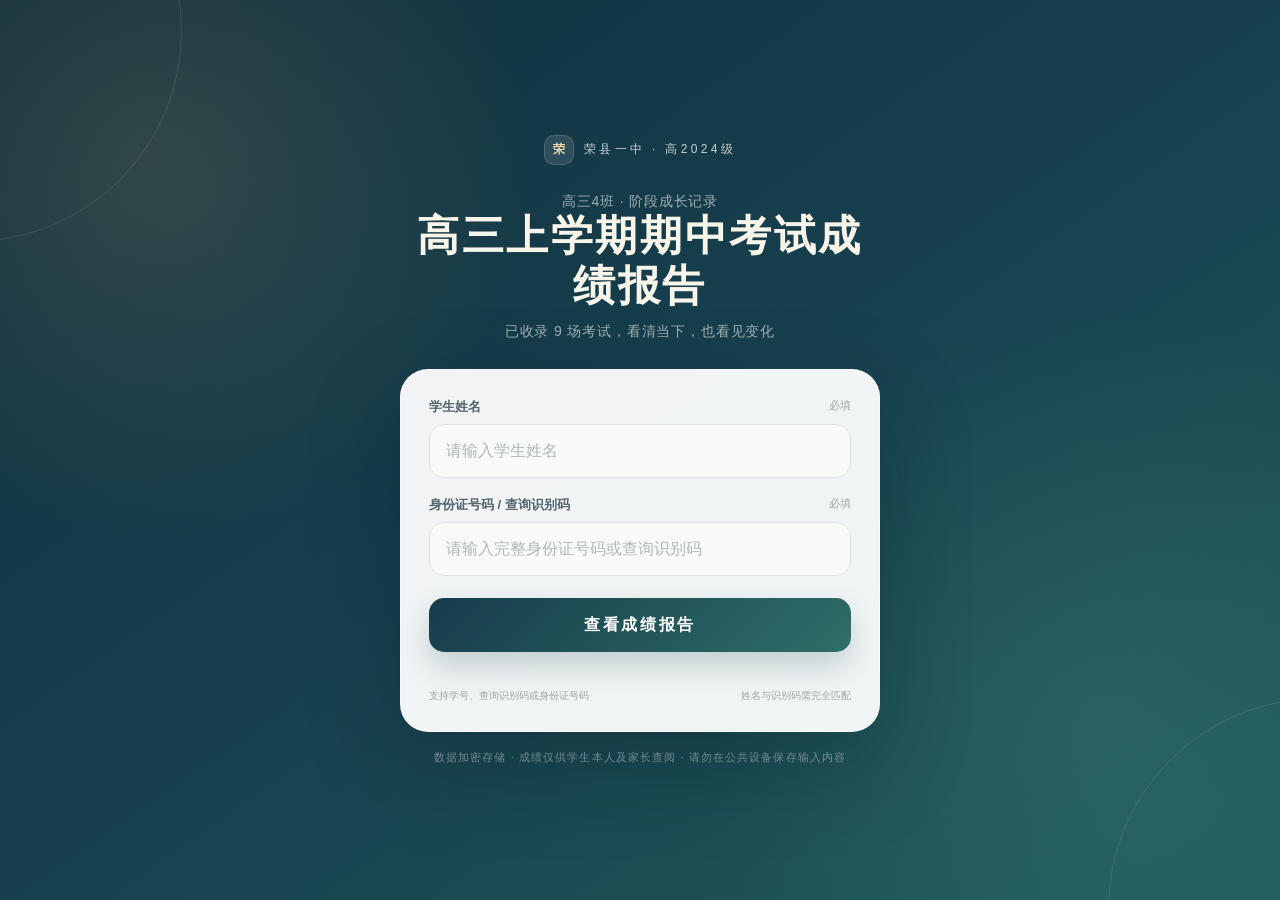
<file: student-results/index.html>
<!doctype html>
<html lang="zh-CN">
<head>
  <meta charset="utf-8">
  <meta name="viewport" content="width=device-width, initial-scale=1, viewport-fit=cover">
  <link rel="stylesheet" href="../question-data.css?v=20261106-compact">
  <meta name="color-scheme" content="light">
  <meta name="theme-color" content="#173c4b">
  <meta name="robots" content="noindex,nofollow,noarchive">
  <meta http-equiv="Cache-Control" content="no-store, max-age=0">
  <title>个人成绩查询</title>
  <style>
    :root {
      --ink: #172733;
      --muted: #718087;
      --paper: #f4f2ec;
      --surface: rgba(255, 255, 255, .88);
      --surface-solid: #fffefa;
      --line: rgba(27, 55, 66, .11);
      --navy: #173c4b;
      --navy-2: #245768;
      --jade: #2f7168;
      --jade-soft: #e8f2ee;
      --gold: #bd8b48;
      --gold-soft: #f7eddd;
      --rose: #ad6261;
      --rose-soft: #f7eae8;
      --shadow: 0 22px 60px rgba(25, 48, 57, .10);
      --radius-xl: 30px;
      --radius-lg: 22px;
      --radius-md: 16px;
    }

    * { box-sizing: border-box; }
    html { scroll-behavior: smooth; }
    body {
      margin: 0;
      min-height: 100vh;
      color: var(--ink);
      background: var(--paper);
      font-family: -apple-system, BlinkMacSystemFont, "PingFang SC", "Microsoft YaHei", "Noto Sans CJK SC", sans-serif;
      -webkit-font-smoothing: antialiased;
      font-variant-numeric: tabular-nums;
    }
    button, input { font: inherit; }
    button { -webkit-tap-highlight-color: transparent; }
    [hidden] { display: none !important; }

    .query-view {
      position: relative;
      min-height: 100vh;
      display: grid;
      place-items: center;
      overflow: hidden;
      padding: 32px 18px;
      color: #f7f4ea;
      background:
        radial-gradient(circle at 12% 18%, rgba(211, 176, 114, .16), transparent 28%),
        radial-gradient(circle at 86% 80%, rgba(95, 163, 151, .19), transparent 31%),
        linear-gradient(145deg, #102f3c 0%, #173f4d 48%, #205c5b 100%);
    }
    .query-view::before,
    .query-view::after {
      content: "";
      position: absolute;
      width: 420px;
      height: 420px;
      border: 1px solid rgba(255,255,255,.10);
      border-radius: 50%;
    }
    .query-view::before { left: -240px; top: -180px; }
    .query-view::after { right: -250px; bottom: -220px; }

    .query-shell {
      position: relative;
      z-index: 1;
      width: min(100%, 480px);
    }
    .brand-mark {
      display: flex;
      align-items: center;
      justify-content: center;
      gap: 10px;
      margin-bottom: 28px;
      color: rgba(255,255,255,.76);
      font-size: 12px;
      letter-spacing: .28em;
    }
    .brand-seal {
      width: 30px;
      height: 30px;
      display: grid;
      place-items: center;
      border-radius: 10px;
      background: rgba(255,255,255,.11);
      border: 1px solid rgba(255,255,255,.15);
      color: #f5dcae;
      font-weight: 700;
      letter-spacing: 0;
    }
    .query-heading { text-align: center; margin-bottom: 28px; }
    .query-kicker {
      margin: 0 0 11px;
      color: #e3c48c;
      font-size: 12px;
      letter-spacing: .35em;
    }
    .query-heading h1 {
      margin: 0;
      font-size: clamp(30px, 8vw, 42px);
      font-weight: 660;
      letter-spacing: .06em;
      line-height: 1.18;
    }
    .query-heading p {
      margin: 13px 0 0;
      color: rgba(244,247,244,.62);
      font-size: 14px;
      letter-spacing: .06em;
    }
    .query-card {
      padding: 28px;
      border-radius: 28px;
      background: rgba(255,255,255,.94);
      border: 1px solid rgba(255,255,255,.50);
      box-shadow: 0 32px 90px rgba(4, 23, 31, .28);
      color: var(--ink);
      backdrop-filter: blur(18px);
    }
    .field + .field { margin-top: 18px; }
    .field label {
      display: flex;
      justify-content: space-between;
      margin: 0 0 8px;
      color: #52646c;
      font-size: 13px;
      font-weight: 650;
    }
    .field label span { color: #9aa5a7; font-weight: 400; font-size: 11px; }
    .field input {
      width: 100%;
      height: 54px;
      padding: 0 16px;
      border: 1px solid #dde4e2;
      border-radius: 15px;
      outline: none;
      color: var(--ink);
      background: #f8faf8;
      transition: .2s ease;
    }
    .field input:focus {
      border-color: #5c928a;
      background: white;
      box-shadow: 0 0 0 4px rgba(47, 113, 104, .10);
    }
    .field input[aria-invalid="true"] { border-color: #bf7470; background: #fffafa; box-shadow: 0 0 0 3px rgba(173,98,97,.08); }
    .field input::placeholder { color: #afb7b7; }
    .input-wrap { position: relative; }
    .input-wrap input { padding-right: 48px; }
    .field-clear { position: absolute; top: 50%; right: 11px; width: 30px; height: 30px; display: grid; place-items: center; padding: 0; border: 0; border-radius: 50%; color: #7d8a8c; background: #e9efed; font-size: 18px; line-height: 1; transform: translateY(-50%); cursor: pointer; }
    .field-clear:hover { color: var(--navy); background: #dce9e5; }
    .primary-btn {
      width: 100%;
      height: 54px;
      margin-top: 22px;
      border: 0;
      border-radius: 15px;
      color: white;
      background: linear-gradient(135deg, #173c4b, #2e6e68);
      box-shadow: 0 14px 30px rgba(28, 79, 82, .22);
      font-weight: 650;
      letter-spacing: .16em;
      cursor: pointer;
      transition: transform .2s ease, box-shadow .2s ease;
    }
    .primary-btn:hover { transform: translateY(-1px); box-shadow: 0 18px 34px rgba(28, 79, 82, .28); }
    .primary-btn:active { transform: translateY(0); }
    .primary-btn:disabled { opacity: .72; cursor: wait; transform: none; }
    .primary-btn[aria-busy="true"]::after { content: ""; width: 13px; height: 13px; margin-left: 8px; border: 2px solid rgba(255,255,255,.42); border-top-color: #fff; border-radius: 50%; animation: spin .7s linear infinite; }
    .error {
      min-height: 20px;
      margin-top: 12px;
      color: #a55353;
      text-align: center;
      font-size: 12px;
    }
    .query-helper { display: flex; justify-content: space-between; gap: 12px; margin-top: 4px; color: #9aa5a7; font-size: 10px; line-height: 1.5; }
    .query-js-warning { margin: 12px 0 0; padding: 10px 12px; border-radius: 10px; color: #8a4f4f; background: var(--rose-soft); font-size: 12px; text-align: center; }
    .query-note {
      margin: 18px 0 0;
      color: rgba(255,255,255,.48);
      text-align: center;
      font-size: 11px;
      letter-spacing: .10em;
    }

    .report-view { min-height: 100vh; padding: 22px 18px 56px; }
    .report-shell { width: min(100%, 1120px); margin: 0 auto; }
    .report-nav {
      display: flex;
      align-items: center;
      justify-content: space-between;
      min-height: 48px;
      margin-bottom: 18px;
    }
    .report-brand { display: flex; align-items: center; gap: 10px; color: var(--navy); font-weight: 700; }
    .report-brand .brand-seal { color: white; background: var(--navy); border: 0; }
    .ghost-btn {
      min-height: 40px;
      padding: 0 16px;
      border-radius: 999px;
      border: 1px solid var(--line);
      background: rgba(255,255,255,.72);
      color: #4d6068;
      cursor: pointer;
    }
    .hero {
      position: relative;
      overflow: hidden;
      display: grid;
      grid-template-columns: minmax(260px, 1.05fr) minmax(360px, 1.35fr);
      gap: 28px;
      padding: clamp(26px, 4.5vw, 48px);
      border-radius: var(--radius-xl);
      color: white;
      background:
        radial-gradient(circle at 92% 8%, rgba(222, 190, 130, .18), transparent 34%),
        linear-gradient(135deg, #153946 0%, #1e5260 60%, #2d6b63 100%);
      box-shadow: var(--shadow);
    }
    .hero::after {
      content: "";
      position: absolute;
      width: 360px;
      height: 360px;
      right: -220px;
      bottom: -250px;
      border-radius: 50%;
      border: 1px solid rgba(255,255,255,.16);
    }
    .student-meta { position: relative; z-index: 1; }
    .eyebrow { margin: 0 0 12px; color: rgba(255,255,255,.60); font-size: 11px; letter-spacing: .24em; }
    .student-name { margin: 0; font-size: clamp(30px, 5vw, 44px); font-weight: 680; letter-spacing: .08em; }
    .class-tag {
      display: inline-flex;
      margin-top: 12px;
      padding: 6px 11px;
      border-radius: 999px;
      color: #e9d6ad;
      background: rgba(255,255,255,.09);
      border: 1px solid rgba(255,255,255,.12);
      font-size: 11px;
    }
    .score-line { display: flex; align-items: flex-end; gap: 12px; margin-top: 30px; }
    .score-number { font-size: clamp(58px, 10vw, 88px); font-weight: 740; letter-spacing: -.05em; line-height: .86; }
    .score-unit { padding-bottom: 8px; color: rgba(255,255,255,.58); font-size: 13px; }
    .status-badge {
      display: inline-flex;
      align-items: center;
      gap: 8px;
      margin-top: 20px;
      padding: 8px 12px;
      border-radius: 999px;
      background: rgba(255,255,255,.11);
      border: 1px solid rgba(255,255,255,.14);
      font-size: 13px;
    }
    .status-dot { width: 8px; height: 8px; border-radius: 50%; background: #8fd0b4; box-shadow: 0 0 0 5px rgba(143,208,180,.11); }
    .hero-data { position: relative; z-index: 1; display: grid; align-content: center; gap: 12px; }
    .rank-grid { display: grid; grid-template-columns: repeat(3, 1fr); gap: 12px; }
    .rank-card, .cutoff-card {
      padding: 18px;
      border-radius: 18px;
      background: rgba(255,255,255,.09);
      border: 1px solid rgba(255,255,255,.12);
    }
    .rank-card span, .cutoff-card span { display: block; color: rgba(255,255,255,.55); font-size: 10px; letter-spacing: .10em; }
    .rank-card strong { display: block; margin-top: 7px; font-size: clamp(20px, 3vw, 30px); font-weight: 680; }
    .rank-card small { color: rgba(255,255,255,.46); font-size: 10px; }
    .cutoff-grid { display: grid; grid-template-columns: 1fr 1fr; gap: 12px; }
    .cutoff-card strong { display: block; margin-top: 7px; font-size: 20px; }
    .cutoff-card small { display: block; margin-top: 4px; color: rgba(255,255,255,.48); font-size: 10px; }

    .section-grid { display: grid; grid-template-columns: 1.12fr .88fr; gap: 18px; margin-top: 18px; }
    .panel {
      padding: clamp(20px, 3vw, 28px);
      border-radius: var(--radius-lg);
      background: var(--surface);
      border: 1px solid rgba(255,255,255,.75);
      box-shadow: 0 12px 40px rgba(25, 48, 57, .055);
      backdrop-filter: blur(10px);
    }
    .panel-head { display: flex; align-items: flex-start; justify-content: space-between; gap: 18px; margin-bottom: 20px; }
    .panel-title { margin: 0; font-size: 18px; font-weight: 700; letter-spacing: .04em; }
    .panel-subtitle { margin: 6px 0 0; color: var(--muted); font-size: 12px; line-height: 1.6; }
    .tiny-legend { color: #899496; font-size: 10px; white-space: nowrap; }

    .subjects { display: grid; gap: 10px; }
    .subject-row {
      padding: 16px;
      border-radius: 17px;
      background: #fbfbf8;
      border: 1px solid #edf0ec;
    }
    .subject-top { display: grid; grid-template-columns: 52px 64px 1fr auto; align-items: center; gap: 12px; }
    .subject-name { color: #41545c; font-size: 13px; font-weight: 700; }
    .subject-score { font-size: 25px; font-weight: 750; letter-spacing: -.03em; }
    .subject-score small { margin-left: 2px; color: #9aa4a4; font-size: 10px; font-weight: 400; }
    .subject-rank { color: #738186; font-size: 11px; }
    .state-pill { padding: 6px 9px; border-radius: 999px; font-size: 10px; font-weight: 700; white-space: nowrap; }
    .state-control { color: #245f50; background: var(--jade-soft); }
    .state-bachelor { color: #745622; background: var(--gold-soft); }
    .state-close { color: #875858; background: var(--rose-soft); }
    .state-below { color: #7a6d69; background: #eeeae6; }
    .meter { position: relative; height: 7px; margin: 14px 0 8px; border-radius: 999px; background: #e9ece8; overflow: visible; }
    .meter-fill { display: block; height: 100%; border-radius: inherit; background: linear-gradient(90deg, #9ebcb5, #36756c); }
    .meter-mark { position: absolute; top: -3px; width: 2px; height: 13px; border-radius: 2px; }
    .meter-mark.bachelor { background: #cda25d; }
    .meter-mark.control { background: #235d54; }
    .subject-foot { display: flex; justify-content: space-between; gap: 10px; color: #879294; font-size: 10px; }
    .subject-diffs { display: flex; gap: 10px; flex-wrap: wrap; }
    .diff-positive { color: #2f7168; }
    .diff-negative { color: #9a6762; }

    .insights { display: grid; gap: 12px; }
    .insight {
      position: relative;
      padding: 18px 18px 18px 50px;
      border-radius: 18px;
      background: #fbfbf8;
      border: 1px solid #edf0ec;
    }
    .insight-index {
      position: absolute;
      left: 17px;
      top: 17px;
      width: 22px;
      height: 22px;
      display: grid;
      place-items: center;
      border-radius: 8px;
      color: white;
      background: var(--navy-2);
      font-size: 10px;
    }
    .insight h4 { margin: 0; color: #30464f; font-size: 13px; }
    .insight p { margin: 6px 0 0; color: #738084; font-size: 12px; line-height: 1.65; }

    .trend-panel { margin-top: 18px; }
    .trend-tabs { display: flex; gap: 7px; flex-wrap: wrap; }
    .trend-tab {
      min-height: 32px;
      padding: 0 12px;
      border: 1px solid #e2e8e5;
      border-radius: 999px;
      color: #66777d;
      background: #fafbf9;
      font-size: 11px;
      cursor: pointer;
    }
    .trend-tab.active { color: white; background: var(--navy); border-color: var(--navy); }
    .chart-wrap { position: relative; height: 260px; margin-top: 18px; }
    .chart-wrap canvas { display: block; width: 100%; height: 100%; }
    .chart-wrap canvas:focus-visible { outline: 3px solid rgba(47,113,104,.22); outline-offset: -3px; border-radius: 12px; }
    .chart-tooltip { position: absolute; z-index: 2; display: grid; gap: 3px; min-width: 112px; padding: 9px 11px; border: 1px solid rgba(255,255,255,.78); border-radius: 11px; color: #fff; background: rgba(23,60,75,.94); box-shadow: 0 10px 25px rgba(23,60,75,.18); pointer-events: none; font-size: 10px; }
    .chart-tooltip b { color: #e3c48c; font-size: 10px; }
    .chart-tooltip span { color: rgba(255,255,255,.78); }
    .chart-empty {
      position: absolute;
      inset: 0;
      display: grid;
      place-items: center;
      border-radius: 18px;
      color: #879294;
      background: #f8f9f6;
      font-size: 12px;
    }
    .exam-strip { display: grid; grid-template-columns: repeat(6, 1fr); gap: 8px; margin-top: 8px; }
    .exam-card { padding: 10px 8px; border-radius: 13px; background: #f8f9f6; text-align: center; }
    .exam-card strong { display: block; color: #334952; font-size: 12px; }
    .exam-card span { display: block; margin-top: 4px; color: #8b9697; font-size: 9px; line-height: 1.35; }

    .rank-timeline { display: grid; grid-template-columns: repeat(6, 1fr); gap: 9px; margin-top: 16px; }
    .rank-stop { min-height: 116px; padding: 13px; border-radius: 16px; background: #fafaf7; border: 1px solid #edf0ec; }
    .scope-tag { display: inline-flex; padding: 4px 7px; border-radius: 999px; font-size: 9px; }
    .scope-city { color: #2b5d70; background: #e7f0f3; }
    .scope-school { color: #4e685f; background: #e9f0ec; }
    .rank-stop strong { display: block; margin-top: 13px; font-size: 19px; }
    .rank-stop p { margin: 5px 0 0; color: #849092; font-size: 10px; line-height: 1.45; }
    .zero-ranks { margin-top: 8px; color: #587079; font-size: 9px; line-height: 1.6; }

    .detail-grid { display: grid; grid-template-columns: 1fr 1fr; gap: 18px; margin-top: 18px; }
    details.panel { padding: 0; overflow: hidden; }
    details.panel summary {
      list-style: none;
      display: flex;
      align-items: center;
      justify-content: space-between;
      gap: 18px;
      padding: 22px 24px;
      cursor: pointer;
    }
    details.panel summary::-webkit-details-marker { display: none; }
    .summary-sign { width: 30px; height: 30px; display: grid; place-items: center; border-radius: 50%; background: #edf2ef; color: #526b63; transition: transform .2s ease; }
    details[open] .summary-sign { transform: rotate(45deg); }
    .detail-body { padding: 0 24px 24px; }
    .knowledge-list { display: grid; gap: 10px; }
    .knowledge-item { display: grid; grid-template-columns: 44px 1fr auto; gap: 10px; align-items: center; padding: 13px; border-radius: 14px; background: #fafaf7; }
    .knowledge-item b { font-size: 12px; }
    .knowledge-item span { color: #68787d; font-size: 11px; }
    .knowledge-item small { color: #9b6a62; font-size: 10px; }

    .class-context { display: grid; grid-template-columns: repeat(4, 1fr); gap: 10px; }
    .context-stat { padding: 16px; border-radius: 16px; background: #fafaf7; text-align: center; }
    .context-stat strong { display: block; font-size: 22px; }
    .context-stat span { display: block; margin-top: 5px; color: #849092; font-size: 10px; }
    .source-note { margin: 18px 0 0; color: #929b9a; text-align: center; font-size: 10px; line-height: 1.7; }
    .report-actions { display: flex; justify-content: center; gap: 9px; margin: 17px 0 0; }
    .report-actions .ghost-btn { min-width: 108px; min-height: 38px; font-size: 11px; }
    .report-action-main { color: #fff; border-color: var(--navy); background: var(--navy); }

    .fade-in { animation: fadeIn .45s ease both; }
    @keyframes fadeIn { from { opacity: 0; transform: translateY(10px); } to { opacity: 1; transform: translateY(0); } }
    @keyframes spin { to { transform: rotate(360deg); } }

    @media (max-width: 860px) {
      .hero, .section-grid, .detail-grid { grid-template-columns: 1fr; }
      .rank-timeline { grid-template-columns: repeat(3, 1fr); }
      .exam-strip { grid-template-columns: repeat(3, 1fr); }
    }
    @media (max-width: 560px) {
      .report-view { padding: 12px 10px 38px; }
      .report-nav { padding: 0 6px; }
      .hero { padding: 26px 20px; border-radius: 24px; }
      .score-number { font-size: 68px; }
      .rank-grid { grid-template-columns: 1fr 1fr 1fr; gap: 7px; }
      .rank-card { padding: 13px 9px; }
      .rank-card strong { font-size: 20px; }
      .cutoff-card { padding: 14px; }
      .panel { padding: 20px 16px; }
      .subject-top { grid-template-columns: 43px 58px 1fr; gap: 8px; }
      .subject-rank { text-align: right; }
      .state-pill { grid-column: 1 / -1; justify-self: start; }
      .rank-timeline { grid-template-columns: 1fr 1fr; }
      .class-context { grid-template-columns: 1fr 1fr; }
      .panel-head { flex-direction: column; gap: 8px; }
      .chart-wrap { height: 230px; }
      .query-card { padding: 24px 20px; }
      .query-helper { flex-direction: column; gap: 3px; text-align: center; }
      .report-actions { position: sticky; bottom: calc(10px + env(safe-area-inset-bottom)); z-index: 5; margin: 17px -8px 0; padding: 8px; border: 1px solid rgba(255,255,255,.72); border-radius: 16px; background: rgba(244,242,236,.86); box-shadow: 0 12px 30px rgba(25,48,57,.10); backdrop-filter: blur(12px); }
      .report-actions .ghost-btn { flex: 1; }
    }
  </style>
  <link rel="stylesheet" href="../report-layout.css?v=20261106-compact">
</head>
<body>
  <main>
    <section class="query-view" id="queryView">
      <div class="query-shell fade-in">
        <div class="brand-mark"><span class="brand-seal">荣</span><span>荣县一中 · 高2024级</span></div>
        <header class="query-heading">
          <p class="query-kicker" id="queryKicker">阶段成长记录</p>
          <h1 id="queryTitle">个人成绩查询</h1>
          <p id="querySubtitle">看清当下，也看见这一路的变化</p>
        </header>
        <form class="query-card" id="queryForm" novalidate aria-describedby="queryHint">
          <div class="field">
            <label for="nameInput">学生姓名 <span>必填</span></label>
            <div class="input-wrap"><input id="nameInput" name="name" type="text" autocomplete="off" autocapitalize="none" autocorrect="off" spellcheck="false" enterkeyhint="next" maxlength="20" placeholder="请输入学生姓名"><button class="field-clear" type="button" data-clear="nameInput" aria-label="清空学生姓名" hidden>×</button></div>
          </div>
          <div class="field">
            <label for="idInput">身份证号码 / 查询识别码 <span>必填</span></label>
            <div class="input-wrap"><input id="idInput" name="id" type="text" inputmode="text" autocomplete="off" autocapitalize="characters" autocorrect="off" spellcheck="false" enterkeyhint="done" maxlength="40" placeholder="请输入完整身份证号码或查询识别码"><button class="field-clear" type="button" data-clear="idInput" aria-label="清空查询识别码" hidden>×</button></div>
          </div>
          <button class="primary-btn" id="queryButton" type="submit">查看成绩报告</button>
          <div class="error" id="errorText" role="alert" aria-live="polite"></div>
          <noscript><p class="query-js-warning">成绩解密需要 JavaScript，请开启后刷新页面。</p></noscript>
          <div class="query-helper"><span>支持学号、查询识别码或身份证号码</span><span>姓名与识别码需完全匹配</span></div>
        </form>
        <p class="query-note" id="queryHint">数据加密存储 · 成绩仅供学生本人及家长查阅 · 请勿在公共设备保存输入内容</p>
      </div>
    </section>

    <section class="report-view" id="reportView" hidden>
      <div class="report-shell" id="reportShell"></div>
    </section>
  </main>

  <script src="shared-crypto.js?v=20260829-1"></script>
  <script src="../question-data.js?v=20261106-compact"></script>
  <script src="../report-metrics.js?v=20261106-compact"></script>
  <script>
    "use strict";
    const STUDENTS = [];
    // 班级聚合数据（平均分/上线人数等）不再硬编码在公开页面源码中：
    // 这些数字只随学生本人的加密记录（classSummary 字段）在查询成功后展示。
    const CLASS_SUMMARY = null;
    const BUILD_META = {"examCount":6,"className":"高二4班","latestExam":"高二下零诊","latestExamId":"legacy-zero","dataVersion":"legacy-20260716","generatedAt":"2026-07-16T12:45:11.778Z"};

    const SUBJECTS = [
      { key: "chinese", name: "语文", max: 150 },
      { key: "math", name: "数学", max: 150 },
      { key: "english", name: "英语", max: 150 },
      { key: "physics", name: "物理", max: 100 },
      { key: "chemistry", name: "化学", max: 100 },
      { key: "biology", name: "生物", max: 100 },
    ];
    const EXAM_SHORT = {
      "高一下期末": "高一下期末",
      "高二上期末": "高二上期末",
      "高二下第一次月考": "第一次月考",
      "高二下半期考试": "半期考试",
      "高二下第二次月考": "第二次月考",
      "高二下零诊": "零诊",
      "高三第一次月考": "高三一月考",
      "高三第二次月考": "高三二月考",
      "高三上学期期中考试": "高三期中",
    };

    const queryView = document.getElementById("queryView");
    const reportView = document.getElementById("reportView");
    const reportShell = document.getElementById("reportShell");
    const queryForm = document.getElementById("queryForm");
    const nameInput = document.getElementById("nameInput");
    const idInput = document.getElementById("idInput");
    const errorText = document.getElementById("errorText");
    const queryButton = document.getElementById("queryButton");
    const queryKicker = document.getElementById("queryKicker");
    const queryTitle = document.getElementById("queryTitle");
    const querySubtitle = document.getElementById("querySubtitle");

    const escapeHtml = (value) => String(value ?? "")
      .replace(/&/g, "&amp;")
      .replace(/</g, "&lt;")
      .replace(/>/g, "&gt;")
      .replace(/\"/g, "&quot;")
      .replace(/'/g, "&#039;");
    const number = (value) => {
      if (value == null) return null;
      if (typeof value === "string" && !value.trim()) return null;
      if (["—", "-", "--", "无", "暂无", "null", "undefined", "/"].includes(String(value).trim().toLowerCase())) return null;
      const parsed = Number(value);
      return Number.isFinite(parsed) ? parsed : null;
    };
    const fmt = (value, digits = 1) => number(value) == null ? "—" : Number(value).toFixed(digits).replace(/\.0$/, "");
    const signed = (value) => {
      const n = number(value);
      return n == null ? "—" : `${n >= 0 ? "+" : ""}${n.toFixed(1)}`;
    };
    const statusFor = (controlDiff, bachelorDiff) => {
      const control = number(controlDiff);
      const bachelor = number(bachelorDiff);
      if (control != null && control >= 0) return { label: "特控线上", cls: "state-control" };
      if (bachelor != null && bachelor >= 0) return { label: "本科线上", cls: "state-bachelor" };
      if (bachelor != null && bachelor >= -10) return { label: "本科临界", cls: "state-close" };
      if (bachelor != null) return { label: "本科线下", cls: "state-below" };
      return { label: "暂无线差", cls: "state-close" };
    };
    const diffClass = (value) => number(value) == null ? "diff-neutral" : number(value) >= 0 ? "diff-positive" : "diff-negative";

    // 加密与凭据归一化原语统一来自 shared-crypto.js（与发布工作台共用同一份实现）
    const { sha256Hex, canonicalStudentName, canonicalQueryId, buildStudentSecret, deriveV3Keyring, decryptV3Record, decryptLegacyRecord } = window.GradeQueryCrypto;

    let dataBundlePromise = null;
    let versionInfoPromise = null;
    let activeDataMeta = { ...BUILD_META, schemaVersion: 1, dataVersion: BUILD_META.dataVersion || "legacy" };
    let chartObserver = null;
    let autoRetryTimer = null;
    let autoRetryCount = 0;

    async function fetchTextWithTimeout(url, timeout = 9000) {
      const controller = new AbortController();
      const timer = window.setTimeout(() => controller.abort(), timeout);
      try {
        const response = await fetch(url, { cache: "no-store", signal: controller.signal });
        if (!response.ok) return null;
        return await response.text();
      } finally {
        window.clearTimeout(timer);
      }
    }

    async function fetchJsonWithTimeout(url, timeout = 9000) {
      const text = await fetchTextWithTimeout(url, timeout);
      return text == null ? null : JSON.parse(text);
    }

    function applyLandingMeta(meta) {
      if (!meta?.latestExam) return;
      const reportTitle = `${meta.latestExam}成绩报告`;
      queryTitle.textContent = reportTitle;
      queryKicker.textContent = meta.className ? `${meta.className} · 阶段成长记录` : "阶段成长记录";
      querySubtitle.textContent = meta.examCount > 1 ? `已收录 ${meta.examCount} 场考试，看清当下，也看见变化` : "看清当下，也看见这一路的变化";
      document.title = `${reportTitle} · ${meta.className || "成绩查询"}`;
    }

    function loadVersionInfo() {
      if (!versionInfoPromise) {
        versionInfoPromise = fetchJsonWithTimeout(`data/version.json?v=${Date.now()}`).then((version) => {
          if (version?.kind !== "grade-query-version" || version.schemaVersion !== 2) {
            versionInfoPromise = null;
            return null;
          }
          activeDataMeta = { ...activeDataMeta, ...version };
          applyLandingMeta(version);
          return version;
        }).catch(() => {
          versionInfoPromise = null;
          return null;
        });
      }
      return versionInfoPromise;
    }

    function loadDataBundle() {
      if (!dataBundlePromise) {
        const task = Promise.all([
          loadVersionInfo(),
          // 历次考试及小题组成的加密包较大，慢网络需要更长的下载时间。
          fetchTextWithTimeout(`data/grade-data.v2.json?v=${Date.now()}`, 60000),
        ]).then(async ([version, rawBundle]) => {
          if (!rawBundle) {
            if (version) {
              versionInfoPromise = null;
              const updating = new Error("成绩数据文件尚未同步完成。");
              updating.code = "DATA_UPDATING";
              throw updating;
            }
            return null;
          }
          let bundle;
          try { bundle = JSON.parse(rawBundle); }
          catch (error) {
            const invalid = new Error("成绩数据文件格式异常，请联系老师重新发布。");
            invalid.code = "DATA_INVALID";
            throw invalid;
          }
          if (bundle?.kind !== "grade-query-bundle" || bundle.schemaVersion !== 2) {
            const invalid = new Error("成绩数据文件版本无法识别，请联系老师重新发布。");
            invalid.code = "DATA_INVALID";
            throw invalid;
          }
          if (!version?.bundleSha256) {
            const updating = new Error("成绩数据版本文件尚未同步完成。");
            updating.code = "DATA_UPDATING";
            throw updating;
          }
          const actualHash = await sha256Hex(JSON.stringify(bundle));
          if (actualHash !== version.bundleSha256 || (version.dataVersion && version.dataVersion !== bundle.dataVersion)) {
            versionInfoPromise = null;
            const updating = new Error("成绩数据正在更新，版本尚未同步完成。");
            updating.code = "DATA_UPDATING";
            throw updating;
          }
          const recordCount = Object.keys(bundle.records || {}).length;
          if (!bundle.records || recordCount !== bundle.recordCount || recordCount !== bundle.studentCount) {
            const invalid = new Error("成绩数据记录数量校验失败，请联系老师重新发布。");
            invalid.code = "DATA_INVALID";
            throw invalid;
          }
          activeDataMeta = {
            ...activeDataMeta,
            schemaVersion: bundle.schemaVersion,
            dataVersion: bundle.dataVersion || "v2",
            generatedAt: bundle.generatedAt,
            studentCount: bundle.studentCount,
            examCount: bundle.examCount,
            latestExam: bundle.latestExam,
          };
          applyLandingMeta(activeDataMeta);
          return bundle;
        });
        dataBundlePromise = task.then((bundle) => {
          if (!bundle) dataBundlePromise = null;
          return bundle;
        }).catch((error) => {
          dataBundlePromise = null;
          throw error;
        });
      }
      return dataBundlePromise;
    }

    async function loadStudent(name, id) {
      const secret = await buildStudentSecret(name, id);
      const version = await loadVersionInfo();
      const v3Keyring = await deriveV3Keyring(secret);
      if (version?.recordBasePath || version?.recordHashes) {
        const hashes = version.recordHashes;
        if (!/^data\/records\/[A-Za-z0-9._-]+\/$/.test(version.recordBasePath || "") ||
            !hashes || typeof hashes !== "object" || Array.isArray(hashes) ||
            Object.keys(hashes).length !== version.recordCount) {
          const invalid = new Error("成绩索引格式异常，请联系老师重新发布。");
          invalid.code = "DATA_INVALID";
          throw invalid;
        }
        const expectedHash = hashes[v3Keyring.fileId];
        if (!expectedHash) return null;
        const raw = await fetchTextWithTimeout(`${version.recordBasePath}${v3Keyring.fileId}.json`, 30000);
        let record;
        try { record = raw ? JSON.parse(raw) : null; } catch (_) { record = null; }
        if (!record || record.v !== 3 || await sha256Hex(JSON.stringify(record)) !== expectedHash) {
          versionInfoPromise = null;
          const updating = new Error("个人成绩文件正在同步，请稍后重试。");
          updating.code = "DATA_UPDATING";
          throw updating;
        }
        return decryptV3Record(v3Keyring, record);
      }
      const bundle = await loadDataBundle();
      if (bundle) {
        const records = bundle.records || {};
        const v3Record = records[v3Keyring.fileId];
        if (v3Record && v3Record.v === 3) return decryptV3Record(v3Keyring, v3Record);
        const v2Id = await sha256Hex(`grade-query-v2|${secret}`);
        if (records[v2Id]) return decryptLegacyRecord(secret, records[v2Id]);
        return null;
      }
      const legacyId = await sha256Hex(`grade-query-v1|${secret}`);
      const encrypted = await fetchJsonWithTimeout(`data/${legacyId}.json`);
      if (!encrypted) return null;
      return decryptLegacyRecord(secret, encrypted);
    }

    async function handleQuery(event) {
      if (event) event.preventDefault();
      if (autoRetryTimer) {
        window.clearTimeout(autoRetryTimer);
        autoRetryTimer = null;
      }
      const name = canonicalStudentName(nameInput.value);
      const id = canonicalQueryId(idInput.value);
      errorText.textContent = "";
      nameInput.removeAttribute("aria-invalid");
      idInput.removeAttribute("aria-invalid");
      if (!name || !id) {
        errorText.textContent = "请同时填写学生姓名和完整身份证号码 / 查询识别码";
        const missingInput = !name ? nameInput : idInput;
        missingInput.setAttribute("aria-invalid", "true");
        missingInput.focus();
        return;
      }
      if (!window.crypto?.subtle || !window.isSecureContext) {
        errorText.textContent = "请使用微信、Chrome、Edge 或 Safari 通过 HTTPS 打开本页面。";
        return;
      }
      queryButton.disabled = true;
      queryButton.textContent = "正在安全读取…";
      queryButton.setAttribute("aria-busy", "true");
      try {
        const student = await loadStudent(name, id);
        if (!student) {
          errorText.textContent = "姓名或查询识别信息不匹配，请重新核对";
          nameInput.setAttribute("aria-invalid", "true");
          idInput.setAttribute("aria-invalid", "true");
          return;
        }
        if (!student.current) {
          errorText.textContent = `该学生暂未匹配到${activeDataMeta.latestExam || "本次考试"}成绩`;
          return;
        }
        renderReport(student);
        autoRetryCount = 0;
      } catch (error) {
        console.error(error);
        queryView.hidden = false;
        reportView.hidden = true;
        // Pages 双文件发布存在短暂的 CDN 缓存错位窗口（通常 1 分钟内自愈），
        // 对家长最有用的做法是倒计时自动重试，而不是要求他们手动刷新。
        if (error?.code === "DATA_UPDATING" && autoRetryCount < 2 && nameInput.value.trim() && idInput.value.trim()) {
          autoRetryCount += 1;
          const waitSeconds = 30;
          errorText.textContent = `成绩数据正在更新，${waitSeconds} 秒后自动重试（第 ${autoRetryCount}/2 次）…`;
          autoRetryTimer = window.setTimeout(() => {
            autoRetryTimer = null;
            if (nameInput.value.trim() && idInput.value.trim()) queryForm.requestSubmit();
          }, waitSeconds * 1000);
          return;
        }
        errorText.textContent = error?.code === "DATA_UPDATING"
          ? "成绩数据正在更新，请稍等一分钟后刷新页面再查询。"
          : error?.code === "DATA_INVALID"
            ? "成绩数据文件异常，请联系老师重新发布。"
            : error?.name === "AbortError"
              ? "读取超时，请检查网络后重试。"
              : "查询失败，请检查网络后重试，或确认姓名和查询识别码。";
      } finally {
        queryButton.disabled = false;
        queryButton.textContent = "查看成绩报告";
        queryButton.removeAttribute("aria-busy");
      }
    }

    queryForm.addEventListener("submit", handleQuery);

    function syncClearButton(input) {
      const button = document.querySelector(`[data-clear="${input.id}"]`);
      if (button) button.hidden = !input.value;
    }

    [nameInput, idInput].forEach((input) => {
      input.addEventListener("input", () => {
        syncClearButton(input);
        input.removeAttribute("aria-invalid");
        errorText.textContent = "";
      });
      input.addEventListener("keydown", (event) => {
        if (event.isComposing || event.keyCode === 229) {
          if (event.key === "Enter") event.preventDefault();
          return;
        }
        if (event.key === "Enter" && input === nameInput && idInput.value.trim() === "") {
          event.preventDefault();
          idInput.focus();
        }
        if (event.key === "Enter" && input === idInput) {
          event.preventDefault();
          if (typeof queryForm.requestSubmit === "function") queryForm.requestSubmit();
          else queryButton.click();
        }
      });
      syncClearButton(input);
    });
    document.querySelectorAll("[data-clear]").forEach((button) => {
      button.addEventListener("click", () => {
        const input = document.getElementById(button.dataset.clear);
        if (!input) return;
        input.value = "";
        syncClearButton(input);
        input.removeAttribute("aria-invalid");
        input.focus();
        errorText.textContent = "";
      });
    });
    applyLandingMeta(activeDataMeta);
    loadVersionInfo();

    function subjectRows(student) {
      return SUBJECTS.filter(subject=>number(student.current.subjects?.[subject.key]?.score)!=null).map((subject) => {
        const item = student.current.subjects?.[subject.key] || { score: null, rank: null, controlDiff: null, bachelorDiff: null };
        const status = statusFor(item.controlDiff, item.bachelorDiff);
        const controlLine = item.score != null && item.controlDiff != null ? item.score - item.controlDiff : null;
        const bachelorLine = item.score != null && item.bachelorDiff != null ? item.score - item.bachelorDiff : null;
        const scorePct = item.score == null ? 0 : Math.max(0, Math.min(100, (item.score / subject.max) * 100));
        const controlPct = controlLine == null ? null : Math.max(0, Math.min(100, (controlLine / subject.max) * 100));
        const bachelorPct = bachelorLine == null ? null : Math.max(0, Math.min(100, (bachelorLine / subject.max) * 100));
        return `
          <article class="subject-row">
            <div class="subject-top">
              <span class="subject-name">${subject.name}</span>
              <strong class="subject-score">${fmt(item.score)}<small>分</small></strong>
              ${window.GradeReportMetrics.rank(item.gradeRank)!=null?`<span class="subject-rank">年级第 <b>${fmt(item.gradeRank,0)}</b> 名</span>`:''}
            </div>
            ${number(item.controlDiff)!=null||number(item.bachelorDiff)!=null?`<span class="state-pill ${status.cls}">${status.label}</span>`:''}
            <div class="meter" aria-hidden="true">
              <i class="meter-fill" style="width:${scorePct}%"></i>
              <b class="meter-mark bachelor" style="${bachelorPct == null ? "display:none" : `left:${bachelorPct}%`}"></b>
              <b class="meter-mark control" style="${controlPct == null ? "display:none" : `left:${controlPct}%`}"></b>
            </div>
            <div class="subject-foot">
              ${bachelorLine!=null?`<span>本科线 ${fmt(bachelorLine)}</span>`:''}
              <span class="subject-diffs">
                ${number(item.bachelorDiff)!=null?`<b class="${diffClass(item.bachelorDiff)}">本科 ${signed(item.bachelorDiff)}</b>`:''}
                ${number(item.controlDiff)!=null?`<b class="${diffClass(item.controlDiff)}">特控 ${signed(item.controlDiff)}</b>`:''}
              </span>
              ${controlLine!=null?`<span>特控线 ${fmt(controlLine)}</span>`:''}
            </div>
          </article>`;
      }).join("");
    }

    function createInsights(student) {
      const pairs = SUBJECTS.map((subject) => ({ ...subject, ...(student.current.subjects?.[subject.key] || {}) }))
        .filter((item) => number(item.score) != null || number(item.controlDiff) != null || number(item.bachelorDiff) != null)
        .map((item) => ({ ...item, strength: number(item.controlDiff) ?? (number(item.score) == null ? -999 : (number(item.score) / item.max) * 100) }));
      const strongest = [...pairs].sort((a, b) => b.strength - a.strength).slice(0, 2);
      const belowControl = pairs.filter((item) => number(item.controlDiff) != null && number(item.controlDiff) < 0).sort((a, b) => Math.abs(a.controlDiff) - Math.abs(b.controlDiff));
      const belowBachelor = pairs.filter((item) => number(item.bachelorDiff) != null && number(item.bachelorDiff) < 0).sort((a, b) => Math.abs(a.bachelorDiff) - Math.abs(b.bachelorDiff));
      const focus = belowControl[0] ?? belowBachelor[0] ?? strongest[0];
      const focusText = !focus
        ? "当前报告没有足够的科目线数据生成分析。"
        : number(focus.controlDiff) == null && number(focus.bachelorDiff) == null
          ? `${focus.name}是当前得分率相对较高的学科；补充科目线后可进一步判断达线情况。`
        : number(focus.controlDiff) < 0 && number(focus.bachelorDiff) != null && number(focus.bachelorDiff) >= 0
        ? `${focus.name}已达本科有效分，距离特控有效分${Math.abs(focus.controlDiff).toFixed(1)}分。`
        : number(focus.bachelorDiff) != null && number(focus.bachelorDiff) < 0
          ? `${focus.name}距离本科有效分${Math.abs(focus.bachelorDiff).toFixed(1)}分，是当前较接近的突破点。`
          : number(focus.controlDiff) != null && number(focus.controlDiff) < 0
            ? `${focus.name}距离特控有效分${Math.abs(focus.controlDiff).toFixed(1)}分。`
          : `${focus.name}目前处于较稳定的上线区间。`;
      return [
        { title: "优势表现", text: strongest.length ? `${strongest.map((item) => item.name).join("、")}是本次相对表现更突出的学科。` : "当前科目数据不足，暂不生成优势学科判断。" },
        { title: "关注方向", text: focusText },
        { title: "阶段变化", text: stageRankText(student) },
      ];
    }

    function rankTimeline(student) {
      return (student.exams || []).map((exam) => {
        const grade=window.GradeReportMetrics.gradeRank(exam);
        if(grade!=null)return `<div class="rank-stop"><span class="scope-tag scope-school">年级排名</span><strong>第 ${fmt(grade,0)} 名</strong><p>${escapeHtml(EXAM_SHORT[exam.name]||exam.name)}</p>${number(exam.gradeCounts?.total)!=null?`<div class="zero-ranks">本场 ${fmt(exam.gradeCounts.total,0)} 人</div>`:''}</div>`;
        if(window.GradeReportMetrics.rank(exam.rank)==null)return '';
        const scope = exam.scope === "city" ? { label: "市排名", cls: "scope-city", key: "cityRank" } : exam.scope === "class" ? { label: "班排名", cls: "scope-school", key: "classRank" } : { label: "校排名", cls: "scope-school", key: "schoolRank" };
        const extra = [["市", exam.cityRank], ["校", exam.schoolRank], ["班", exam.classRank]]
          .filter(([label, value]) => number(value) != null && !((label === "市" && scope.key === "cityRank") || (label === "校" && scope.key === "schoolRank") || (label === "班" && scope.key === "classRank")))
          .slice(0, 2)
          .map(([label, value]) => `${label}第 ${fmt(value, 0)} 名`)
          .join(" · ");
        return `
          <div class="rank-stop">
            <span class="scope-tag ${scope.cls}">${scope.label}</span>
            ${number(exam.rank)>0?`<strong>第 ${fmt(exam.rank,0)} 名</strong>`:'<strong>未录入</strong>'}
            <p>${escapeHtml(EXAM_SHORT[exam.name] || exam.name)}</p>
            ${extra ? `<div class="zero-ranks">${escapeHtml(extra)}</div>` : ""}
          </div>`;
      }).join("");
    }

    function stageRankText(student) {
      const entries=window.GradeReportMetrics.series(student);
      const change=window.GradeReportMetrics.comparison(entries);
      if(!change)return '当前可用名次不足两次，暂不判断阶段变化。';
      const n=change.improvement;
      return `本次年级第${change.current.rank}名，较${EXAM_SHORT[change.previous.label]||change.previous.label}${n>0?'前进'+n+'名':n<0?'后移'+Math.abs(n)+'名':'名次持平'}。按同一校内物理类范围比较，各次参考人数见趋势明细。`;
    }

    function knowledgeContent(student) {
      return window.GradeQuestionData.render(student.knowledge, SUBJECTS);
    }

    function classContext(student) {
      const summary = student?.classSummary || CLASS_SUMMARY;
      if (!summary) return `<p class="panel-subtitle">暂未匹配到班级汇总数据。</p>`;
      return `
        <div class="class-context">
          <div class="context-stat"><strong>${fmt(summary.students, 0)}</strong><span>班级参考人数</span></div>
          <div class="context-stat"><strong>${fmt(summary.average)}</strong><span>本次班级平均分</span></div>
          <div class="context-stat"><strong>${fmt(summary.controlCount, 0)}</strong><span>特控上线人数</span></div>
          <div class="context-stat"><strong>${fmt(summary.bachelorCount, 0)}</strong><span>本科上线人数</span></div>
        </div>`;
    }

    function renderReport(student) {
      const current = student.current;
      const currentExamName = student.currentExam?.examName || student.exams?.[student.exams.length - 1]?.name || activeDataMeta.latestExam || "本次考试";
      const examCount = (student.exams || []).length;
      const overall = statusFor(current.controlDiff, current.bachelorDiff);
      const insights = createInsights(student);
      const trendButtons = [{ key: "total", name: "总分" }, ...SUBJECTS].map((subject, index) =>
        `<button class="trend-tab ${index === 0 ? "active" : ""}" type="button" data-trend="${subject.key}">${subject.name}</button>`
      ).join("");
      const rankCards=[['全市排名',current.cityRank,'市级参考范围'],['年级排名',current.gradeRank ?? current.schoolRank,'校内物理类'],['班级排名',current.classRank,'本场班级范围']].filter(([,value])=>window.GradeReportMetrics.rank(value)!=null);
      const rankingHtml = rankTimeline(student) || `<p class="panel-subtitle">暂无可展示的历次排名记录。</p>`;

      reportShell.innerHTML = `
        <nav class="report-nav">
          <div class="report-brand"><span class="brand-seal">荣</span><span>${escapeHtml(currentExamName)} · 成绩报告</span></div>
          <button class="ghost-btn" type="button" id="backButton">返回查询</button>
        </nav>

        <header class="hero fade-in">
          <div class="student-meta">
            <p class="eyebrow">${escapeHtml(currentExamName)} · 个人成绩概览</p>
            <h1 class="student-name">${escapeHtml(student.name)}</h1>
            <span class="class-tag">${escapeHtml(student.className)}</span>
            <div class="score-line"><strong class="score-number">${fmt(current.totalScore)}</strong><span class="score-unit">总分</span></div>
            ${number(current.controlDiff)!=null||number(current.bachelorDiff)!=null?`<div class="status-badge"><i class="status-dot"></i>${overall.label}</div>`:''}
          </div>
          <div class="hero-data">
            ${rankCards.length?`<div class="rank-grid">${rankCards.map(([label,value,note])=>`<div class="rank-card"><span>${label}</span><strong>${fmt(value,0)}</strong><small>${note}</small></div>`).join('')}</div>`:''}
            <div class="cutoff-grid">
              ${number(current.controlDiff)!=null?`<div class="cutoff-card"><span>特控线差</span><strong>${signed(current.controlDiff)} 分</strong><small>特控线 ${fmt(current.controlLine)} 分</small></div>`:''}
              ${number(current.bachelorDiff)!=null?`<div class="cutoff-card"><span>本科线差</span><strong>${signed(current.bachelorDiff)} 分</strong><small>本科线 ${fmt(current.bachelorLine)} 分</small></div>`:''}
            </div>
          </div>
        </header>

        <div class="section-grid">
          <section class="panel fade-in">
            <div class="panel-head">
              <div><h2 class="panel-title">学科表现</h2><p class="panel-subtitle">查看分数、年级位置与达线情况</p></div>
              <span class="tiny-legend">金色：本科线 · 绿色：特控线</span>
            </div>
            <div class="subjects">${subjectRows(student)}</div>
          </section>
          <section class="panel fade-in">
            <div class="panel-head"><div><h2 class="panel-title">本次观察</h2><p class="panel-subtitle">从成绩中提取三条最值得关注的信息</p></div></div>
            <div class="insights">${insights.map((item, index) => `<article class="insight"><span class="insight-index">0${index + 1}</span><h4>${escapeHtml(item.title)}</h4><p>${escapeHtml(item.text)}</p></article>`).join("")}</div>
          </section>
        </div>

        <section class="panel trend-panel fade-in">
          <div class="panel-head">
            <div><h2 class="panel-title">年级名次变化</h2><p class="panel-subtitle">按对应科目的名次绘图，分数保留在每次考试明细中</p></div>
            <div class="trend-tabs">${trendButtons}</div>
          </div>
          <p class="trend-guide"><b>越靠上，名次越靠前</b><span>点曲线或下方考次查看</span></p>
          <div class="chart-wrap"><canvas id="trendCanvas" role="img" aria-label="历次年级名次变化图"></canvas><div class="chart-tooltip" id="chartTooltip" hidden></div><div class="chart-empty" id="chartEmpty" hidden>暂无对应科目的年级名次</div></div>
          <div class="trend-selection" id="trendSelection" aria-live="polite"></div>
          <div class="exam-strip" id="examStrip" aria-label="历次考试明细"></div>
          <p class="trend-method">范围：本校物理类，按原表已提供的当场有效成绩重排，同分并列。不同考次人数可能不同；缺失名次保留空档。仅有一次记录时显示单点。</p>
        </section>

        <section class="panel trend-panel fade-in">
          <div class="panel-head"><div><h2 class="panel-title">历次总分名次</h2><p class="panel-subtitle">统一查看本校物理类的总分位置</p></div></div>
          <div class="rank-timeline">${rankingHtml}</div>
        </section>

        <div class="detail-grid">
          <details class="panel fade-in">
            <summary><div><h2 class="panel-title">小题得分</h2><p class="panel-subtitle">按学科查看，可筛选失分题与满分题</p></div><span class="summary-sign">＋</span></summary>
            <div class="detail-body"><div class="knowledge-list">${knowledgeContent(student)}</div></div>
          </details>
          <details class="panel fade-in">
            <summary><div><h2 class="panel-title">班级参考</h2><p class="panel-subtitle">只提供整体数据，辅助理解本次考试</p></div><span class="summary-sign">＋</span></summary>
            <div class="detail-body">${classContext(student)}</div>
          </details>
        </div>

        <p class="source-note">成绩仅供学生本人及家长查阅。<br>数据更新于 ${escapeHtml((activeDataMeta.generatedAt||'').slice(0,10)||'—')}。</p>
        <div class="report-actions" aria-label="报告操作"><button class="ghost-btn" type="button" id="reportTopButton">回到顶部</button><button class="ghost-btn report-action-main" type="button" id="backButtonBottom">继续查询</button></div>`;

      queryView.hidden = true;
      reportView.hidden = false;
      window.GradeQuestionData.bind(reportShell);
      if(!window.GradeQuestionData.hasData(student.knowledge))reportShell.querySelector('.detail-grid > details')?.remove();
      reportShell.querySelector('#examStrip').addEventListener('click',event=>{
        const button=event.target.closest('[data-exam-index]');if(!button)return;
        const canvas=document.getElementById('trendCanvas');drawTrend(student,canvas.__chartState?.key||'total',Number(button.dataset.examIndex));
      });
      window.scrollTo(0, 0);
      document.getElementById("backButton").addEventListener("click", resetQuery);
      document.getElementById("backButtonBottom").addEventListener("click", resetQuery);
      document.getElementById("reportTopButton").addEventListener("click", () => window.scrollTo({ top: 0, behavior: "smooth" }));
      reportShell.querySelectorAll("[data-trend]").forEach((button) => {
        button.addEventListener("click", () => {
          reportShell.querySelectorAll("[data-trend]").forEach((item) => item.classList.remove("active"));
          button.classList.add("active");
          drawTrend(student, button.dataset.trend);
        });
      });
      bindChartInteractions(student);
      requestAnimationFrame(() => {
        try { drawTrend(student, "total"); }
        catch (error) { console.error(error); }
      });
      if (chartObserver) {
        chartObserver.disconnect();
        chartObserver = null;
      }
      if (window.ResizeObserver) {
        const chart = document.getElementById("trendCanvas");
        chartObserver = new ResizeObserver(() => {
          const active = reportShell.querySelector("[data-trend].active");
          if (active && document.body.contains(chart)) {
            try { drawTrend(student, active.dataset.trend); }
            catch (error) { console.error(error); }
          }
        });
        chartObserver.observe(chart.parentElement);
      }
    }

    function resetQuery() {
      if (chartObserver) {
        chartObserver.disconnect();
        chartObserver = null;
      }
      reportView.hidden = true;
      queryView.hidden = false;
      reportShell.innerHTML = "";
      nameInput.value = "";
      idInput.value = "";
      syncClearButton(nameInput);
      syncClearButton(idInput);
      errorText.textContent = "";
      nameInput.removeAttribute("aria-invalid");
      idInput.removeAttribute("aria-invalid");
      window.scrollTo(0, 0);
      nameInput.focus();
    }

    function bindChartInteractions(student) {
      const canvas = document.getElementById("trendCanvas");
      const tooltip = document.getElementById("chartTooltip");
      if (!canvas || !tooltip) return;
      const showTooltip = (event) => {
        const chartState = canvas.__chartState;
        if (!chartState?.entries?.length) return;
        const rect = canvas.getBoundingClientRect();
        const localX = Math.max(0, Math.min(rect.width, event.clientX - rect.left));
        let nearest = 0;
        let distance = Infinity;
        chartState.xValues.forEach((x, index) => {
          const next = Math.abs(x - localX);
          if (next < distance) { distance = next; nearest = index; }
        });
        const entry = chartState.entries[nearest];
        tooltip.innerHTML = `<b>${escapeHtml(entry.label)}</b><span>${entry.rank!=null?'年级第 '+fmt(entry.rank,0)+' 名':'名次未录入'}</span>${entry.score!=null?`<span>${escapeHtml(chartState.subjectName)} ${fmt(entry.score)} 分</span>`:''}`;
        tooltip.hidden = false;
        const wrap = canvas.parentElement;
        const tooltipWidth = tooltip.offsetWidth || 130;
        const left = Math.max(8, Math.min(wrap.clientWidth - tooltipWidth - 8, localX + 12));
        tooltip.style.left = `${left}px`;
        tooltip.style.top = "10px";
      };
      const hideTooltip = () => { tooltip.hidden = true; };
      canvas.addEventListener("pointermove", showTooltip);
      canvas.addEventListener("pointerdown",event=>{
        showTooltip(event);
        const state=canvas.__chartState;if(!state?.entries.length)return;
        const x=event.clientX-canvas.getBoundingClientRect().left;
        const index=state.xValues.reduce((nearest,value,i)=>Math.abs(value-x)<Math.abs(state.xValues[nearest]-x)?i:nearest,0);
        drawTrend(student,state.key,index);
      });
      canvas.addEventListener("pointerleave", hideTooltip);
      canvas.addEventListener("pointercancel", hideTooltip);
      canvas.addEventListener("blur", hideTooltip);
      canvas.addEventListener("keydown", (event) => {
        if (!["ArrowLeft", "ArrowRight"].includes(event.key)) return;
        const chartState = canvas.__chartState;
        if (!chartState?.entries?.length) return;
        const current = Number(canvas.dataset.activePoint || 0);
        const next = Math.max(0, Math.min(chartState.entries.length - 1, current + (event.key === "ArrowRight" ? 1 : -1)));
        drawTrend(student,chartState.key,next);
        const rect = canvas.getBoundingClientRect();
        showTooltip({ clientX: rect.left + chartState.xValues[next], clientY: rect.top + 20 });
      });
      canvas.tabIndex = 0;
      canvas.dataset.activePoint = "0";
    }

    function drawTrend(student, key, selectedIndex) {
      const canvas = document.getElementById("trendCanvas");
      const empty = document.getElementById("chartEmpty");
      if (!canvas) return;
      const model=window.GradeReportMetrics;
      const entries=model.series(student,key);
      const subjectName=key==='total'?'总分':SUBJECTS.find(s=>s.key===key)?.name||key;
      const previousState=canvas.__chartState;
      if(previousState?.key!==key){const tooltip=document.getElementById('chartTooltip');if(tooltip)tooltip.hidden=true;}
      const selected=Math.max(0,Math.min(entries.length-1,selectedIndex??(previousState?.key===key?Number(canvas.dataset.activePoint):entries.length-1)));
      canvas.dataset.activePoint=String(selected);
      const selectedEntry=entries[selected];
      const change=model.comparison(entries,selected);
      const selection=document.getElementById('trendSelection');
      if(selection)selection.innerHTML=selectedEntry?`<span class="selection-name">${escapeHtml(selectedEntry.label)} · ${subjectName}</span><strong>${selectedEntry.rank!=null?'第 '+fmt(selectedEntry.rank,0)+' <small>名</small>':'<small>名次未录入</small>'}</strong>${selectedEntry.count?`<span class="selection-score">/ ${fmt(selectedEntry.count,0)} 人</span>`:''}${selectedEntry.score!=null?`<span class="selection-score">${fmt(selectedEntry.score)} 分</span>`:''}${change?`<span class="selection-change ${change.improvement<0?'decline':''}">较上次${change.improvement>0?'前进 '+change.improvement+' 名':change.improvement<0?'后移 '+Math.abs(change.improvement)+' 名':'持平'}</span>`:''}`:'暂无考试记录';
      const strip=document.getElementById('examStrip');
      if(strip)strip.innerHTML=entries.map((entry,i)=>`<button type="button" class="exam-card" data-exam-index="${i}" aria-pressed="${i===selected}"><span class="exam-name">${escapeHtml(EXAM_SHORT[entry.label]||entry.label)}</span><strong>${entry.rank!=null?'第 '+fmt(entry.rank,0)+' 名':'名次未录入'}</strong><small>${entry.score!=null?fmt(entry.score)+' 分':'成绩未录入'}</small></button>`).join('');
      if(strip){const active=strip.children[selected];if(active)strip.scrollLeft=Math.max(0,active.offsetLeft-strip.offsetLeft-(strip.clientWidth-active.offsetWidth)/2);}
      const rect = canvas.getBoundingClientRect();
      const width = Math.max(180, rect.width || 800);
      const height = Math.max(220, rect.height || 260);
      const ratio = Math.min(2, window.devicePixelRatio || 1);
      canvas.width = width * ratio;
      canvas.height = height * ratio;
      const ctx = canvas.getContext("2d");
      ctx.scale(ratio, ratio);
      ctx.clearRect(0, 0, width, height);
      const scale=model.rankScale(entries);
      const pad={left:43,right:18,top:30,bottom:29};
      const plotW=width-pad.left-pad.right,plotH=height-pad.top-pad.bottom;
      const x=index=>entries.length===1?pad.left+plotW/2:pad.left+plotW*index/(entries.length-1);
      const y=value=>pad.top+scale.yRatio(value)*plotH;
      canvas.__chartState={entries,xValues:entries.map((_,i)=>x(i)),yValues:entries.map(e=>e.rank==null?null:y(e.rank)),subjectName,key,selected};
      if (!scale) {
        canvas.style.visibility = "hidden";
        if (empty) empty.hidden = false;
        return;
      }
      canvas.style.visibility = "visible";
      if (empty) empty.hidden = true;

      canvas.setAttribute('aria-label',`${subjectName}年级名次变化，名次越小越靠上。${entries.map(e=>`${e.label}：${e.rank==null?'未录入':e.rank+'名'}`).join('；')}`);

      ctx.lineWidth = 1;
      ctx.strokeStyle = "rgba(31, 69, 78, .10)";
      ctx.fillStyle = "#879293";
      ctx.font = "10px -apple-system, BlinkMacSystemFont, 'Microsoft YaHei', sans-serif";
      ctx.textAlign = "right";
      for (let i = 0; i < 4; i += 1) {
        const py = pad.top + (plotH * i) / 3;
        const label = scale.min + ((scale.max - scale.min) * i) / 3;
        ctx.beginPath();
        ctx.moveTo(pad.left, py);
        ctx.lineTo(width - pad.right, py);
        ctx.stroke();
        ctx.fillText(label.toFixed(0), pad.left - 8, py + 3);
      }

      ctx.beginPath();
      let connected=false,previousScope=null;
      entries.forEach((entry, index) => {
        if(entry.rank==null){connected=false;previousScope=null;return;}
        if(!connected||previousScope!==entry.scope)ctx.moveTo(x(index),y(entry.rank));
        else ctx.lineTo(x(index),y(entry.rank));
        connected=true;previousScope=entry.scope;
      });
      ctx.strokeStyle = "#2f7168";
      ctx.lineWidth = 3;
      ctx.lineJoin = "round";
      ctx.lineCap = "round";
      ctx.stroke();

      entries.forEach((entry, index) => {
        const px = x(index);
        ctx.fillStyle='#8a978d';ctx.textAlign='center';ctx.font='10px sans-serif';
        ctx.fillText(String(index+1),px,height-9);
        if(entry.rank==null)return;
        const py = y(entry.rank);
        ctx.beginPath();
        ctx.arc(px, py, index===selected?6:4, 0, Math.PI * 2);
        ctx.fillStyle = index===selected?'#2f7168':"#fffefa";
        ctx.fill();
        ctx.strokeStyle = "#2f7168";
        ctx.lineWidth = 3;
        ctx.stroke();
        ctx.fillStyle = "#263f48";
        ctx.font = "600 11px -apple-system, BlinkMacSystemFont, 'Microsoft YaHei', sans-serif";
        ctx.textAlign = "center";
        if(index===selected||entries.length<=5)ctx.fillText(fmt(entry.rank,0),px,Math.max(16,py-12));
      });
    }
  </script>
</body>
</html>
</file>
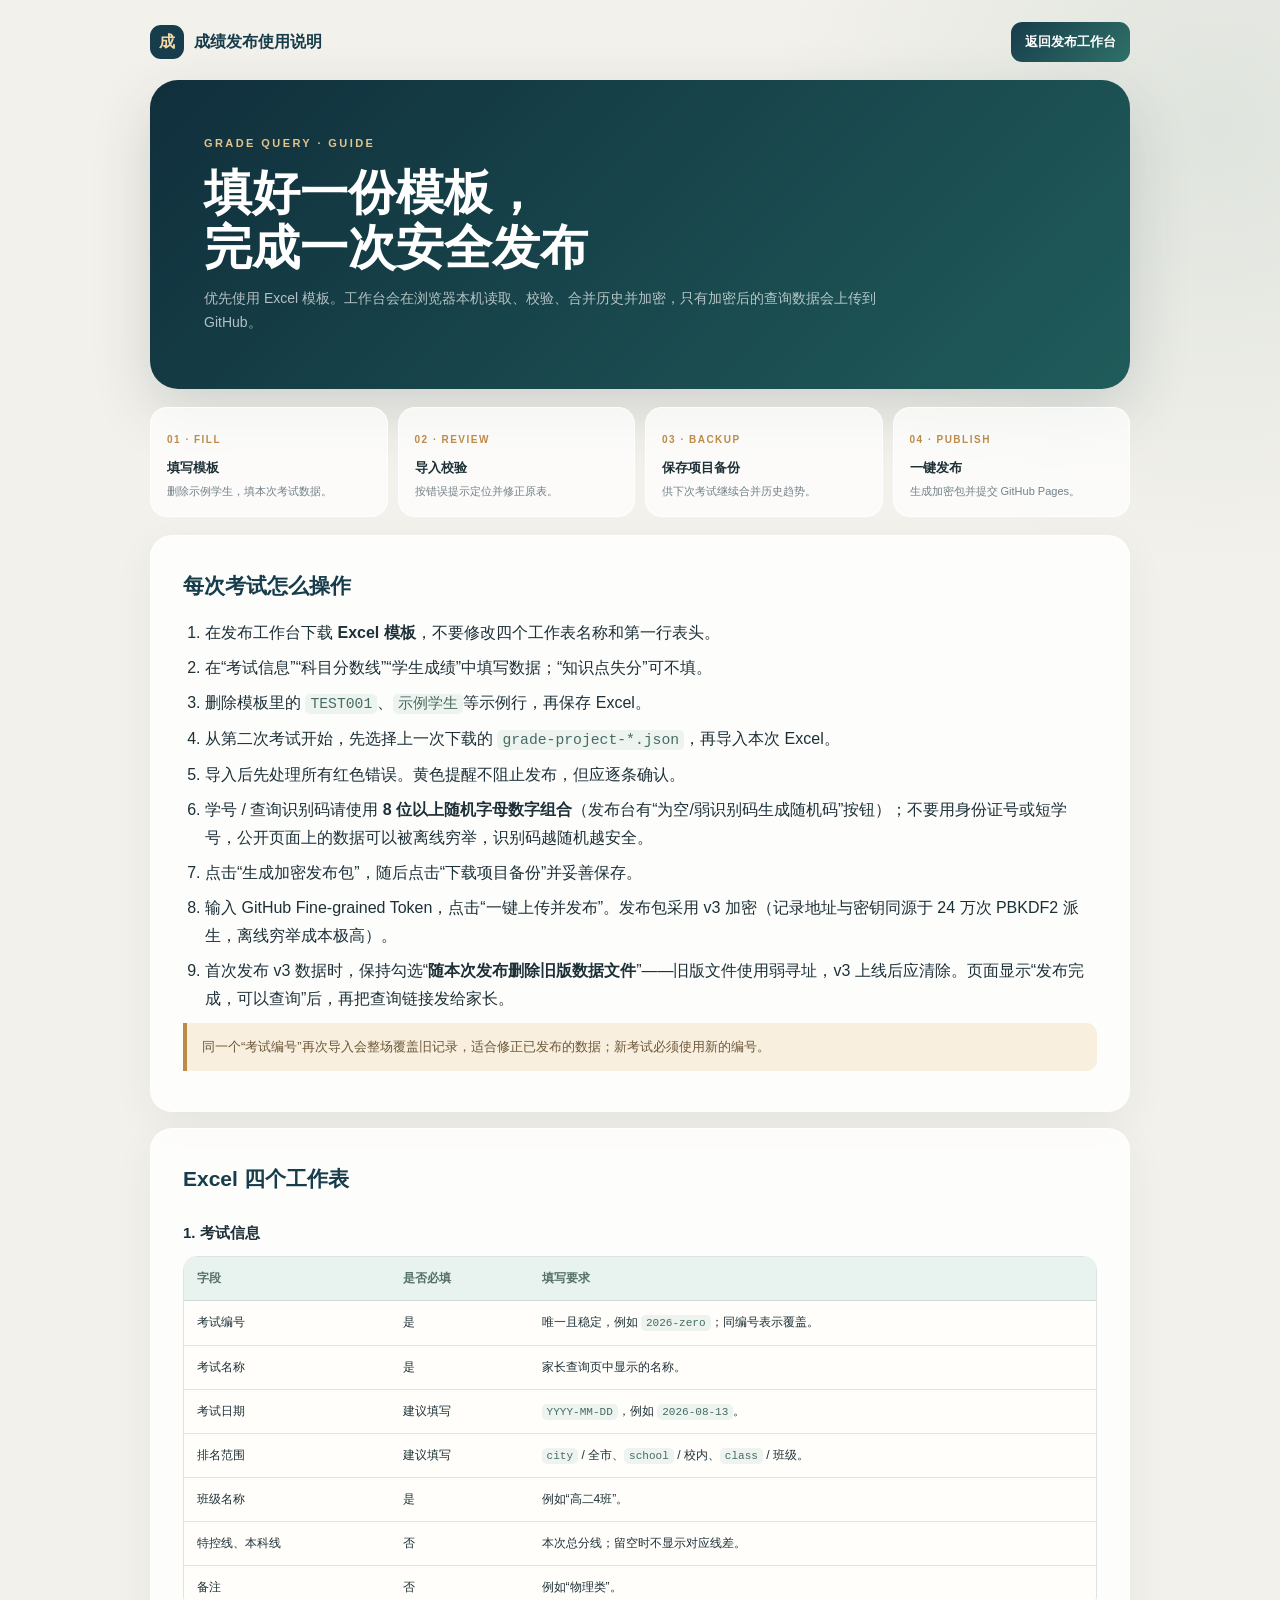
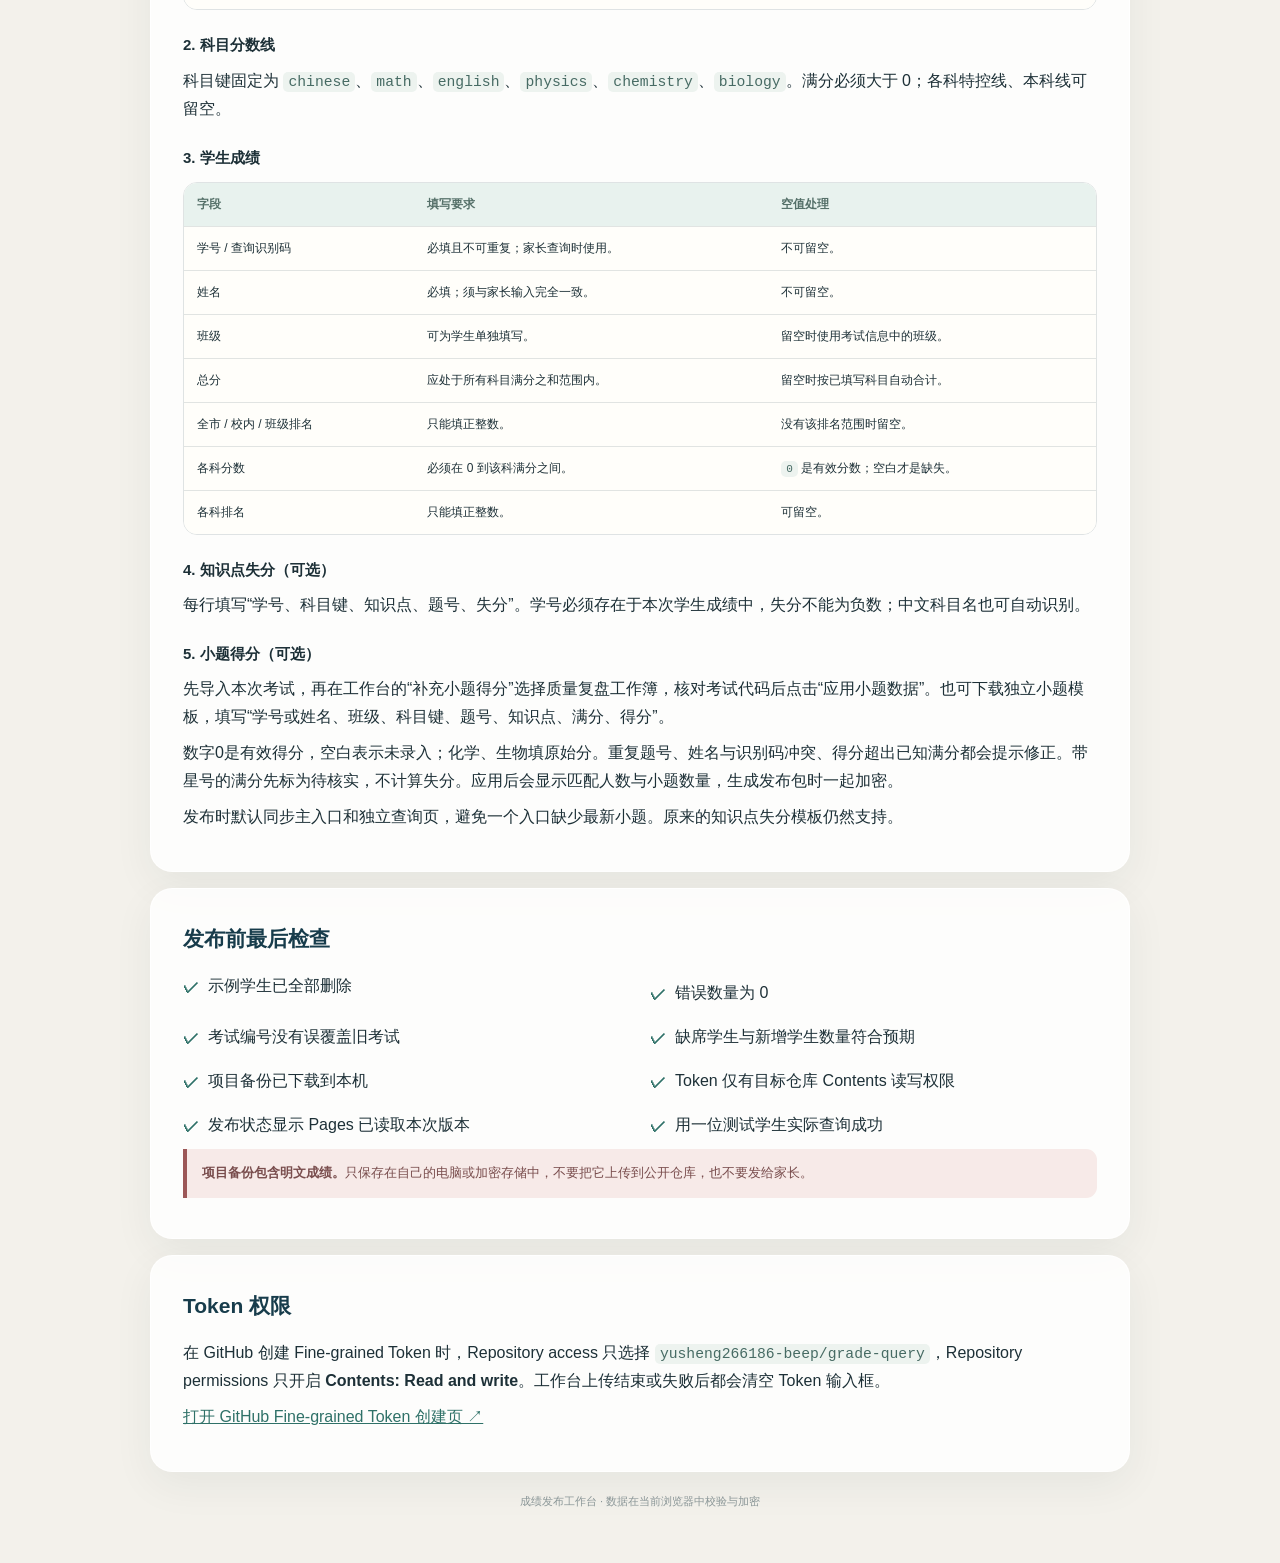
<file: guide.html>
<!doctype html>
<html lang="zh-CN">
<head>
  <meta charset="utf-8">
  <meta name="viewport" content="width=device-width, initial-scale=1, viewport-fit=cover">
  <meta name="theme-color" content="#173c4b">
  <meta name="robots" content="noindex,nofollow,noarchive">
  <meta name="description" content="成绩发布工作台输入格式与发布流程说明。">
  <title>成绩发布使用说明</title>
  <style>
    :root { --ink:#1d3037; --muted:#718189; --paper:#f3f1eb; --surface:#fffefa; --line:rgba(27,55,66,.13); --navy:#173c4b; --jade:#2f7168; --jade-soft:#e8f2ee; --gold:#bd8b48; --rose:#9c5757; }
    * { box-sizing:border-box; }
    html { scroll-behavior:smooth; }
    body { margin:0; color:var(--ink); background:radial-gradient(circle at 95% 4%,rgba(47,113,104,.10),transparent 28rem),var(--paper); font-family:-apple-system,BlinkMacSystemFont,"PingFang SC","Microsoft YaHei",sans-serif; line-height:1.75; }
    a { color:var(--jade); }
    .shell { width:min(100% - 28px,980px); margin:0 auto; padding:22px 0 56px; }
    nav { display:flex; align-items:center; justify-content:space-between; gap:14px; margin-bottom:18px; }
    .brand { display:flex; align-items:center; gap:10px; color:var(--navy); font-weight:750; }
    .seal { width:34px; height:34px; display:grid; place-items:center; border-radius:11px; color:#f2d7a6; background:var(--navy); }
    .button { display:inline-flex; align-items:center; justify-content:center; min-height:40px; padding:0 14px; border-radius:11px; color:#fff; background:linear-gradient(135deg,var(--navy),var(--jade)); font-size:13px; font-weight:700; text-decoration:none; }
    header { padding:clamp(28px,6vw,54px); border-radius:28px; color:#fff; background:linear-gradient(135deg,#102f3c,#205c5b); box-shadow:0 22px 60px rgba(25,48,57,.16); }
    .kicker { margin:0; color:#e3c48c; font-size:11px; font-weight:750; letter-spacing:.22em; }
    h1 { margin:12px 0 10px; font-size:clamp(30px,6vw,48px); line-height:1.15; }
    header p:last-child { max-width:700px; margin:0; color:rgba(255,255,255,.68); font-size:14px; }
    .steps { display:grid; grid-template-columns:repeat(4,1fr); gap:10px; margin:18px 0; }
    .step { padding:16px; border:1px solid rgba(255,255,255,.8); border-radius:17px; background:rgba(255,255,255,.72); }
    .step span { color:var(--gold); font-size:10px; font-weight:800; letter-spacing:.15em; }
    .step b { display:block; margin-top:5px; font-size:13px; }
    .step small { display:block; margin-top:4px; color:var(--muted); font-size:11px; line-height:1.55; }
    section { margin-top:16px; padding:clamp(20px,4vw,32px); border:1px solid rgba(255,255,255,.85); border-radius:22px; background:rgba(255,255,255,.82); box-shadow:0 13px 42px rgba(25,48,57,.06); }
    h2 { margin:0 0 14px; color:var(--navy); font-size:21px; }
    h3 { margin:22px 0 8px; font-size:15px; }
    p { margin:8px 0; }
    ol,ul { margin:10px 0; padding-left:22px; }
    li + li { margin-top:7px; }
    .notice { padding:13px 15px; border-left:4px solid var(--gold); border-radius:0 11px 11px 0; color:#6c5838; background:#f8efdf; font-size:13px; }
    .warning { border-left-color:var(--rose); color:#794d4d; background:#f7eae8; }
    .table-wrap { overflow:auto; margin-top:10px; border:1px solid var(--line); border-radius:14px; }
    table { width:100%; border-collapse:collapse; min-width:620px; background:var(--surface); }
    th,td { padding:11px 13px; border-bottom:1px solid var(--line); text-align:left; vertical-align:top; font-size:12px; }
    th { color:#557069; background:var(--jade-soft); }
    tr:last-child td { border-bottom:0; }
    code { padding:2px 5px; border-radius:5px; color:#476b64; background:#edf3ef; font-family:ui-monospace,SFMono-Regular,Menlo,monospace; font-size:.92em; }
    .checklist { display:grid; grid-template-columns:1fr 1fr; gap:9px 20px; padding:0; list-style:none; }
    .checklist li { position:relative; padding-left:25px; }
    .checklist li::before { content:"✓"; position:absolute; left:0; top:1px; color:var(--jade); font-weight:800; }
    footer { margin-top:20px; color:#8a9697; font-size:11px; text-align:center; }
    @media (max-width:720px) { .steps { grid-template-columns:1fr 1fr; } .checklist { grid-template-columns:1fr; } }
    @media (max-width:430px) { .shell { width:min(100% - 20px,980px); padding-top:12px; } nav { align-items:flex-start; } .brand span:last-child { display:none; } header { border-radius:22px; } .steps { grid-template-columns:1fr; } section { border-radius:18px; } }
    @media print { body { background:#fff; } nav .button { display:none; } header,section { box-shadow:none; } }
  </style>
</head>
<body>
  <div class="shell">
    <nav><div class="brand"><span class="seal">成</span><span>成绩发布使用说明</span></div><a class="button" href="publisher.html">返回发布工作台</a></nav>
    <header>
      <p class="kicker">GRADE QUERY · GUIDE</p>
      <h1>填好一份模板，<br>完成一次安全发布</h1>
      <p>优先使用 Excel 模板。工作台会在浏览器本机读取、校验、合并历史并加密，只有加密后的查询数据会上传到 GitHub。</p>
    </header>

    <div class="steps" aria-label="发布流程">
      <div class="step"><span>01 · FILL</span><b>填写模板</b><small>删除示例学生，填本次考试数据。</small></div>
      <div class="step"><span>02 · REVIEW</span><b>导入校验</b><small>按错误提示定位并修正原表。</small></div>
      <div class="step"><span>03 · BACKUP</span><b>保存项目备份</b><small>供下次考试继续合并历史趋势。</small></div>
      <div class="step"><span>04 · PUBLISH</span><b>一键发布</b><small>生成加密包并提交 GitHub Pages。</small></div>
    </div>

    <section>
      <h2>每次考试怎么操作</h2>
      <ol>
        <li>在发布工作台下载 <b>Excel 模板</b>，不要修改四个工作表名称和第一行表头。</li>
        <li>在“考试信息”“科目分数线”“学生成绩”中填写数据；“知识点失分”可不填。</li>
        <li>删除模板里的 <code>TEST001</code>、<code>示例学生</code>等示例行，再保存 Excel。</li>
        <li>从第二次考试开始，先选择上一次下载的 <code>grade-project-*.json</code>，再导入本次 Excel。</li>
        <li>导入后先处理所有红色错误。黄色提醒不阻止发布，但应逐条确认。</li>
        <li>学号 / 查询识别码请使用 <b>8 位以上随机字母数字组合</b>（发布台有“为空/弱识别码生成随机码”按钮）；不要用身份证号或短学号，公开页面上的数据可以被离线穷举，识别码越随机越安全。</li>
        <li>点击“生成加密发布包”，随后点击“下载项目备份”并妥善保存。</li>
        <li>输入 GitHub Fine-grained Token，点击“一键上传并发布”。发布包采用 v3 加密（记录地址与密钥同源于 24 万次 PBKDF2 派生，离线穷举成本极高）。</li>
        <li>首次发布 v3 数据时，保持勾选“<b>随本次发布删除旧版数据文件</b>”——旧版文件使用弱寻址，v3 上线后应清除。页面显示“发布完成，可以查询”后，再把查询链接发给家长。</li>
      </ol>
      <p class="notice">同一个“考试编号”再次导入会整场覆盖旧记录，适合修正已发布的数据；新考试必须使用新的编号。</p>
    </section>

    <section>
      <h2>Excel 四个工作表</h2>
      <h3>1. 考试信息</h3>
      <div class="table-wrap"><table><thead><tr><th>字段</th><th>是否必填</th><th>填写要求</th></tr></thead><tbody>
        <tr><td>考试编号</td><td>是</td><td>唯一且稳定，例如 <code>2026-zero</code>；同编号表示覆盖。</td></tr>
        <tr><td>考试名称</td><td>是</td><td>家长查询页中显示的名称。</td></tr>
        <tr><td>考试日期</td><td>建议填写</td><td><code>YYYY-MM-DD</code>，例如 <code>2026-08-13</code>。</td></tr>
        <tr><td>排名范围</td><td>建议填写</td><td><code>city</code> / 全市、<code>school</code> / 校内、<code>class</code> / 班级。</td></tr>
        <tr><td>班级名称</td><td>是</td><td>例如“高二4班”。</td></tr>
        <tr><td>特控线、本科线</td><td>否</td><td>本次总分线；留空时不显示对应线差。</td></tr>
        <tr><td>备注</td><td>否</td><td>例如“物理类”。</td></tr>
      </tbody></table></div>

      <h3>2. 科目分数线</h3>
      <p>科目键固定为 <code>chinese</code>、<code>math</code>、<code>english</code>、<code>physics</code>、<code>chemistry</code>、<code>biology</code>。满分必须大于 0；各科特控线、本科线可留空。</p>

      <h3>3. 学生成绩</h3>
      <div class="table-wrap"><table><thead><tr><th>字段</th><th>填写要求</th><th>空值处理</th></tr></thead><tbody>
        <tr><td>学号 / 查询识别码</td><td>必填且不可重复；家长查询时使用。</td><td>不可留空。</td></tr>
        <tr><td>姓名</td><td>必填；须与家长输入完全一致。</td><td>不可留空。</td></tr>
        <tr><td>班级</td><td>可为学生单独填写。</td><td>留空时使用考试信息中的班级。</td></tr>
        <tr><td>总分</td><td>应处于所有科目满分之和范围内。</td><td>留空时按已填写科目自动合计。</td></tr>
        <tr><td>全市 / 校内 / 班级排名</td><td>只能填正整数。</td><td>没有该排名范围时留空。</td></tr>
        <tr><td>各科分数</td><td>必须在 0 到该科满分之间。</td><td><code>0</code> 是有效分数；空白才是缺失。</td></tr>
        <tr><td>各科排名</td><td>只能填正整数。</td><td>可留空。</td></tr>
      </tbody></table></div>

      <h3>4. 知识点失分（可选）</h3>
      <p>每行填写“学号、科目键、知识点、题号、失分”。学号必须存在于本次学生成绩中，失分不能为负数；中文科目名也可自动识别。</p>
      <h3>5. 小题得分（可选）</h3>
      <p>先导入本次考试，再在工作台的“补充小题得分”选择质量复盘工作簿，核对考试代码后点击“应用小题数据”。也可下载独立小题模板，填写“学号或姓名、班级、科目键、题号、知识点、满分、得分”。</p>
      <p>数字0是有效得分，空白表示未录入；化学、生物填原始分。重复题号、姓名与识别码冲突、得分超出已知满分都会提示修正。带星号的满分先标为待核实，不计算失分。应用后会显示匹配人数与小题数量，生成发布包时一起加密。</p>
      <p>发布时默认同步主入口和独立查询页，避免一个入口缺少最新小题。原来的知识点失分模板仍然支持。</p>
    </section>

    <section>
      <h2>发布前最后检查</h2>
      <ul class="checklist">
        <li>示例学生已全部删除</li>
        <li>错误数量为 0</li>
        <li>考试编号没有误覆盖旧考试</li>
        <li>缺席学生与新增学生数量符合预期</li>
        <li>项目备份已下载到本机</li>
        <li>Token 仅有目标仓库 Contents 读写权限</li>
        <li>发布状态显示 Pages 已读取本次版本</li>
        <li>用一位测试学生实际查询成功</li>
      </ul>
      <p class="notice warning"><b>项目备份包含明文成绩。</b>只保存在自己的电脑或加密存储中，不要把它上传到公开仓库，也不要发给家长。</p>
    </section>

    <section>
      <h2>Token 权限</h2>
      <p>在 GitHub 创建 Fine-grained Token 时，Repository access 只选择 <code>yusheng266186-beep/grade-query</code>，Repository permissions 只开启 <b>Contents: Read and write</b>。工作台上传结束或失败后都会清空 Token 输入框。</p>
      <p><a href="https://github.com/settings/personal-access-tokens/new" target="_blank" rel="noreferrer">打开 GitHub Fine-grained Token 创建页 ↗</a></p>
    </section>

    <footer>成绩发布工作台 · 数据在当前浏览器中校验与加密</footer>
  </div>
</body>
</html>
</file>
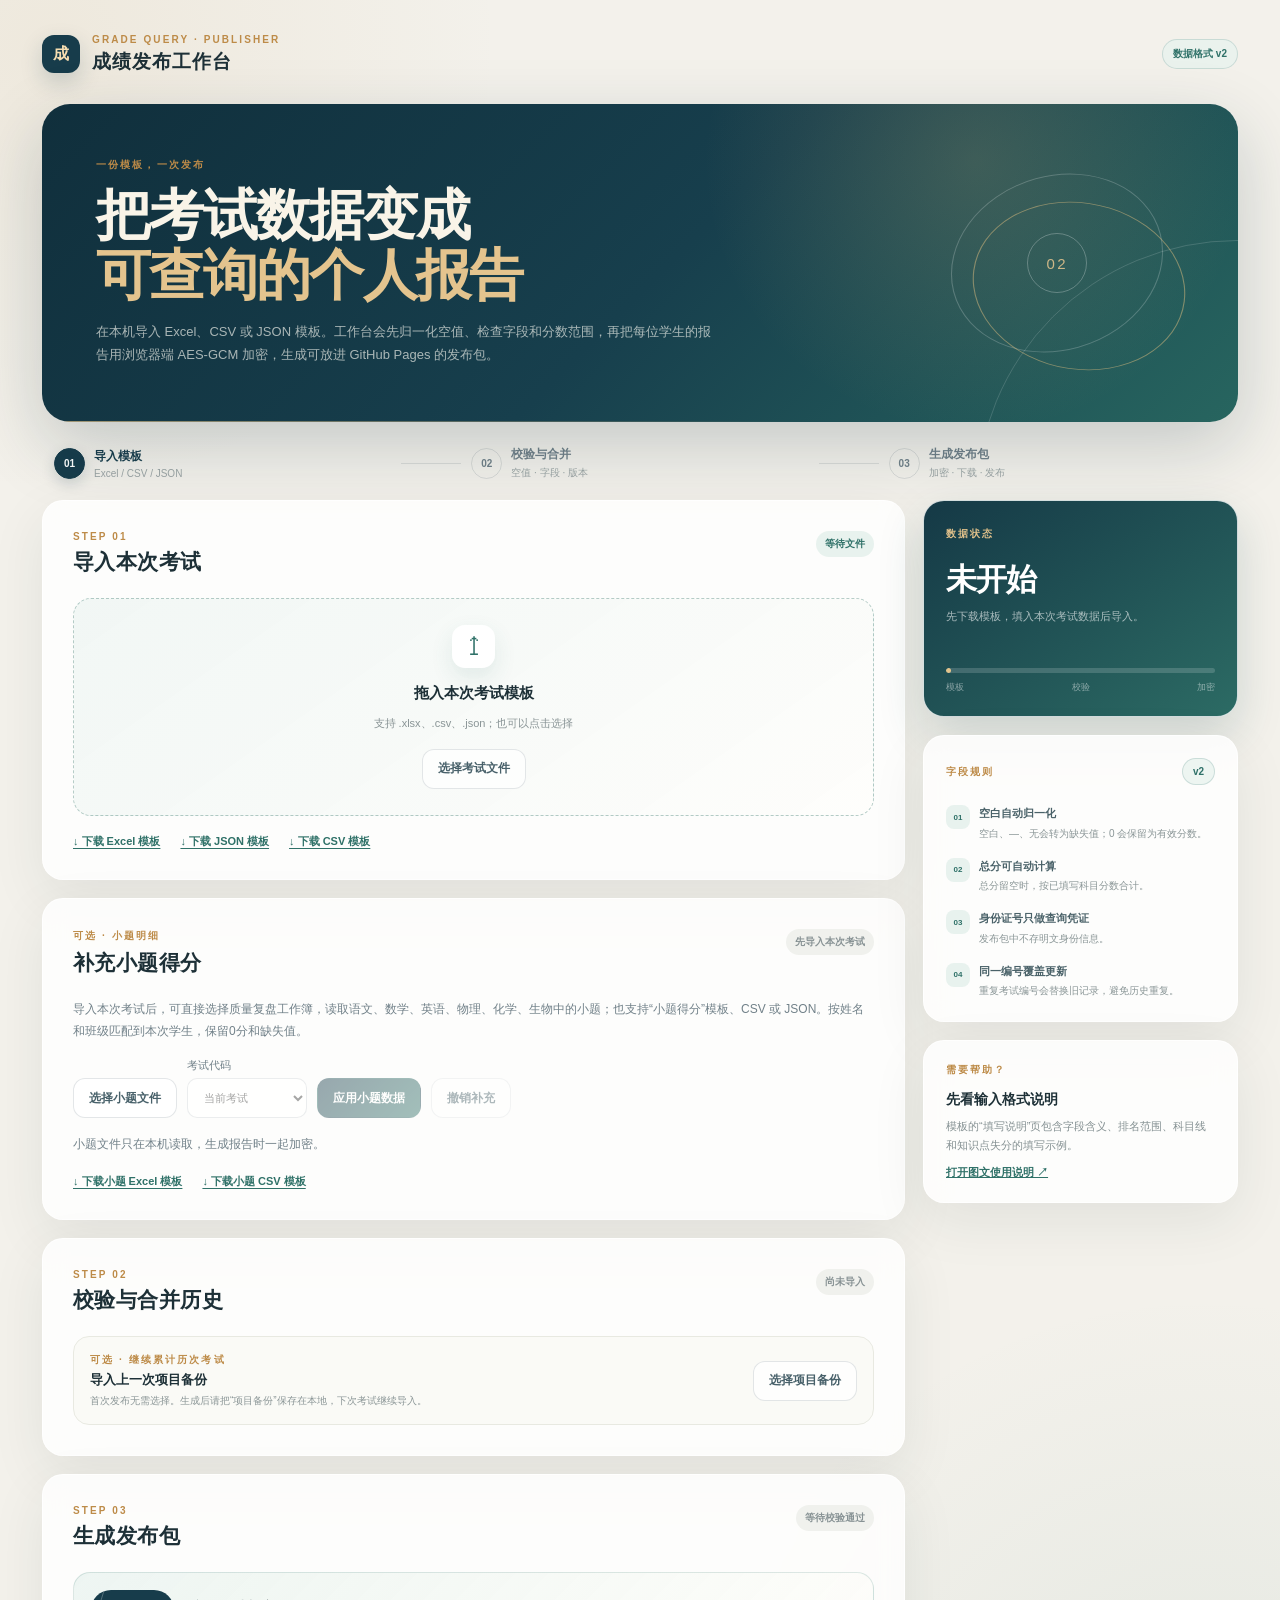
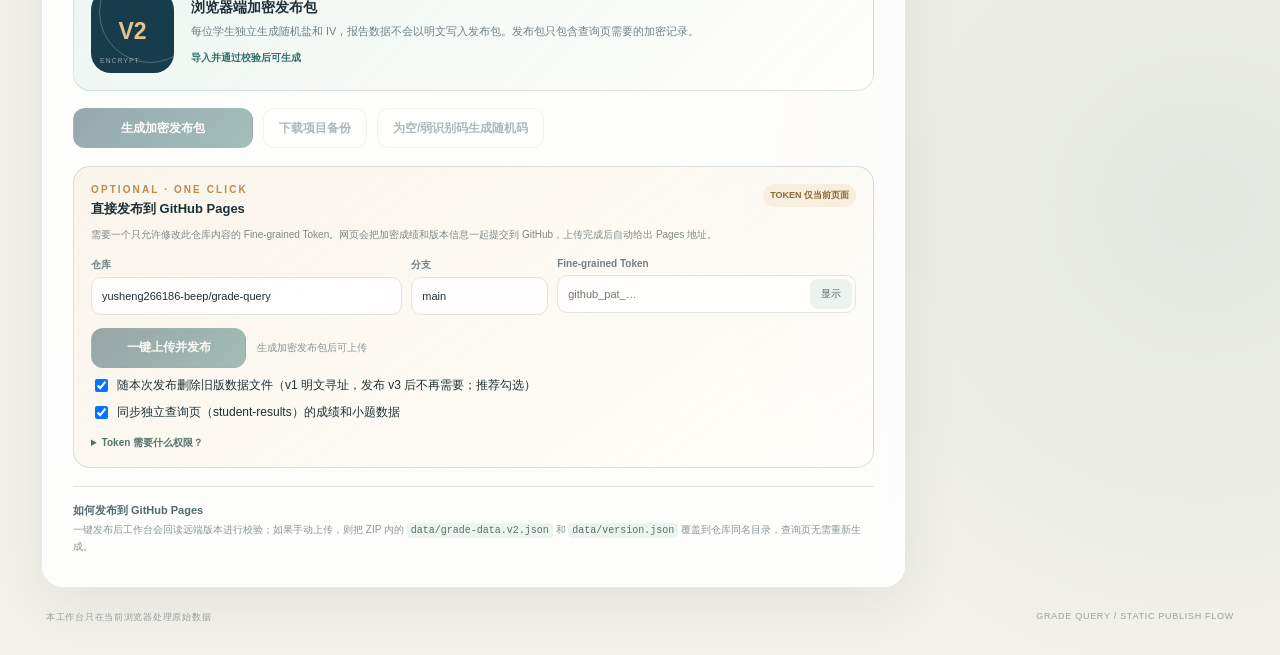
<file: publisher.html>
<!doctype html>
<html lang="zh-CN">
<head>
  <meta charset="utf-8">
  <meta name="viewport" content="width=device-width, initial-scale=1, viewport-fit=cover">
  <meta name="theme-color" content="#173c4b">
  <meta name="color-scheme" content="light">
  <meta name="robots" content="noindex,nofollow,noarchive">
  <meta name="description" content="成绩查询发布工作台：导入考试模板，校验、归档并生成前端加密发布包。">
  <title>成绩发布工作台</title>
  <link rel="stylesheet" href="publisher.css?v=20261010-questions">
</head>
<body>
  <div class="app-shell">
    <header class="app-header">
      <div class="brand-lockup">
        <span class="brand-mark">成</span>
        <div>
          <p class="brand-eyebrow">GRADE QUERY · PUBLISHER</p>
          <h1>成绩发布工作台</h1>
        </div>
      </div>
      <span class="schema-badge">数据格式 v2</span>
    </header>

    <main>
      <section class="intro-card">
        <div>
          <p class="section-kicker">一份模板，一次发布</p>
          <h2>把考试数据变成<br><em>可查询的个人报告</em></h2>
          <p class="intro-copy">在本机导入 Excel、CSV 或 JSON 模板。工作台会先归一化空值、检查字段和分数范围，再把每位学生的报告用浏览器端 AES-GCM 加密，生成可放进 GitHub Pages 的发布包。</p>
        </div>
        <div class="intro-orbit" aria-hidden="true">
          <span class="orbit orbit-a"></span><span class="orbit orbit-b"></span><span class="orbit-core">02</span>
        </div>
      </section>

      <nav class="step-nav" aria-label="发布流程">
        <a class="step active" href="#step-import"><span>01</span><b>导入模板</b><small>Excel / CSV / JSON</small></a>
        <i></i>
        <a class="step" href="#step-review"><span>02</span><b>校验与合并</b><small>空值 · 字段 · 版本</small></a>
        <i></i>
        <a class="step" href="#step-export"><span>03</span><b>生成发布包</b><small>加密 · 下载 · 发布</small></a>
      </nav>

      <section class="workspace-grid">
        <div class="main-column">
          <section class="panel" id="step-import">
            <div class="panel-heading">
              <div><p class="section-kicker">STEP 01</p><h2>导入本次考试</h2></div>
              <span class="panel-state" id="importState">等待文件</span>
            </div>
            <div class="drop-zone" id="examDropZone" tabindex="0" role="button" aria-label="选择考试模板文件">
              <input id="examFile" type="file" accept=".xlsx,.xls,.csv,.json,application/json,text/csv,application/vnd.openxmlformats-officedocument.spreadsheetml.sheet" hidden>
              <div class="drop-icon">↥</div>
              <strong>拖入本次考试模板</strong>
              <span>支持 .xlsx、.csv、.json；也可以点击选择</span>
              <button class="button button-secondary" id="chooseExamButton" type="button">选择考试文件</button>
            </div>
            <div class="file-row" id="examFileRow" hidden>
              <span class="file-icon">DOC</span><div><b id="examFileName">—</b><small id="examFileInfo">—</small></div><button class="icon-button" id="clearExamButton" type="button" aria-label="移除考试文件">×</button>
            </div>
            <div class="template-actions">
              <a class="text-action" href="templates/exam-template.xlsx?v=20261010-questions" download>↓ 下载 Excel 模板</a>
              <a class="text-action" href="templates/exam-template.json?v=20261010-questions" download>↓ 下载 JSON 模板</a>
              <a class="text-action" href="templates/exam-template.csv?v=20260813-2" download>↓ 下载 CSV 模板</a>
            </div>
          </section>

          <section class="panel" id="step-questions">
            <div class="panel-heading"><div><p class="section-kicker">可选 · 小题明细</p><h2>补充小题得分</h2></div><span class="panel-state muted" id="questionState">先导入本次考试</span></div>
            <p class="question-import-copy">导入本次考试后，可直接选择质量复盘工作簿，读取语文、数学、英语、物理、化学、生物中的小题；也支持“小题得分”模板、CSV 或 JSON。按姓名和班级匹配到本次学生，保留0分和缺失值。</p>
            <div class="question-import-controls">
              <label class="button button-secondary file-button" for="questionFile">选择小题文件<input id="questionFile" type="file" accept=".xlsx,.xls,.csv,.json" hidden disabled></label>
              <label class="question-code-label"><span>考试代码</span><select id="questionExamCode" aria-label="小题考试代码" disabled><option value="">当前考试</option></select></label>
              <button class="button button-primary" id="applyQuestionsButton" type="button" disabled>应用小题数据</button>
              <button class="button button-secondary" id="clearQuestionsButton" type="button" disabled>撤销补充</button>
            </div>
            <p id="questionStatus" class="question-import-copy" role="status" aria-live="polite">小题文件只在本机读取，生成报告时一起加密。</p>
            <div id="questionMessages" class="message-stack" hidden></div>
            <div id="questionPreview" class="table-scroll" hidden></div>
            <div class="template-actions"><a class="text-action" href="templates/question-template.xlsx?v=20261010-questions" download>↓ 下载小题 Excel 模板</a><a class="text-action" href="templates/question-template.csv?v=20261010-questions" download>↓ 下载小题 CSV 模板</a></div>
          </section>

          <section class="panel" id="step-review">
            <div class="panel-heading">
              <div><p class="section-kicker">STEP 02</p><h2>校验与合并历史</h2></div>
              <span class="panel-state muted" id="reviewState">尚未导入</span>
            </div>
            <div class="backup-box">
              <div class="backup-copy"><span class="mini-label">可选 · 继续累计历次考试</span><b>导入上一次项目备份</b><small>首次发布无需选择。生成后请把“项目备份”保存在本地，下次考试继续导入。</small></div>
              <label class="button button-secondary file-button" for="projectFile">选择项目备份<input id="projectFile" type="file" accept=".json,application/json" hidden></label>
            </div>
            <div class="project-file-row" id="projectFileRow" hidden><span class="status-dot"></span><span id="projectFileName">—</span><button class="icon-button" id="clearProjectButton" type="button" aria-label="移除项目备份">×</button></div>

            <div class="merge-preview" id="mergePreview" hidden>
              <div class="merge-preview-heading"><div><span class="mini-label">发布前预览</span><b id="mergePreviewTitle">—</b></div><span class="merge-mode" id="mergeMode">首次建立</span></div>
              <div class="merge-stats">
                <span><strong id="mergeExamCount">0</strong><small>合并后考试</small></span>
                <span><strong id="mergeStudentCount">0</strong><small>合并后学生</small></span>
                <span><strong id="mergeHistoryCount">0</strong><small>已有历史考试</small></span>
              </div>
              <p id="mergePreviewCopy">—</p>
            </div>

            <div class="metadata-grid" id="metadataForm" hidden>
              <label><span>考试名称</span><input id="metaExamName" type="text" maxlength="40" placeholder="例如：高二下零诊"></label>
              <label><span>考试编号</span><input id="metaExamId" type="text" maxlength="50" placeholder="例如：2026-zero"></label>
              <label><span>考试日期</span><input id="metaExamDate" type="date"></label>
              <label><span>排名范围</span><select id="metaScope"><option value="city">全市排名</option><option value="school">校内排名</option><option value="class">班级排名</option></select></label>
              <label><span>班级名称</span><input id="metaClassName" type="text" maxlength="30" placeholder="例如：高二4班"></label>
              <label><span>特控线</span><input id="metaControlLine" inputmode="decimal" type="text" placeholder="可留空"></label>
              <label><span>本科线</span><input id="metaBachelorLine" inputmode="decimal" type="text" placeholder="可留空"></label>
              <label class="wide"><span>本次备注</span><input id="metaNote" type="text" maxlength="100" placeholder="可留空，例如：物理类"></label>
            </div>

            <div class="validation-summary" id="validationSummary" hidden>
              <div class="summary-stat"><strong id="studentCount">0</strong><span>学生记录</span></div>
              <div class="summary-stat"><strong id="validCount">0</strong><span>可发布</span></div>
              <div class="summary-stat warning"><strong id="warningCount">0</strong><span>提醒</span></div>
              <div class="summary-stat danger"><strong id="errorCount">0</strong><span>错误</span></div>
            </div>
            <div class="message-stack" id="messageStack" hidden></div>
            <div class="preview-wrap" id="previewWrap" hidden>
              <div class="preview-heading"><b>数据预览</b><span id="previewCaption">—</span></div>
              <div class="table-scroll"><table id="previewTable"><thead><tr><th>姓名</th><th>学号 / 查询识别码</th><th>总分</th><th>排名</th><th>状态</th></tr></thead><tbody></tbody></table></div>
            </div>
          </section>

          <section class="panel" id="step-export">
            <div class="panel-heading">
              <div><p class="section-kicker">STEP 03</p><h2>生成发布包</h2></div>
              <span class="panel-state muted" id="exportState">等待校验通过</span>
            </div>
            <div class="export-card">
              <div class="export-card-art" aria-hidden="true"><span>ENCRYPT</span><b>V2</b></div>
              <div class="export-copy"><b>浏览器端加密发布包</b><p>每位学生独立生成随机盐和 IV，报告数据不会以明文写入发布包。发布包只包含查询页需要的加密记录。</p><span id="exportEstimate">导入并通过校验后可生成</span></div>
            </div>
            <div class="export-actions">
              <button class="button button-primary" id="generateButton" type="button" disabled>生成加密发布包</button>
              <button class="button button-secondary" id="backupButton" type="button" disabled>下载项目备份</button>
              <button class="button button-secondary" id="generateIdsButton" type="button" disabled>为空/弱识别码生成随机码</button>
            </div>
            <div class="download-panel" id="downloadPanel" hidden>
              <div class="success-mark">✓</div><div><b>发布包已生成</b><p id="downloadSummary">—</p></div>
              <div class="download-links"><a id="downloadZip" class="button button-primary" href="#" download hidden>下载 ZIP 发布包</a><a id="downloadBundle" class="button button-secondary" href="#" download>下载加密数据</a><a id="downloadVersion" class="button button-secondary" href="#" download>下载版本信息</a></div>
              <div class="release-manifest" id="releaseManifest" hidden><span class="mini-label">RELEASE MANIFEST</span><div><b id="releaseVersion">—</b><span id="releaseHash">—</span></div><small id="releaseFiles">—</small></div>
              <p class="backup-reminder"><b>发布前别忘了：</b>点击上方“下载项目备份”。它不上传 GitHub，但下次考试合并历史趋势时必须使用。</p>
            </div>
            <div class="github-upload" id="githubUploadPanel">
              <div class="upload-heading"><div><span class="mini-label">OPTIONAL · ONE CLICK</span><b>直接发布到 GitHub Pages</b></div><span class="upload-lock">TOKEN 仅当前页面</span></div>
              <p>需要一个只允许修改此仓库内容的 Fine-grained Token。网页会把加密成绩和版本信息一起提交到 GitHub，上传完成后自动给出 Pages 地址。</p>
              <div class="github-fields">
                <label><span>仓库</span><input id="githubRepo" type="text" value="yusheng266186-beep/grade-query" autocomplete="off" spellcheck="false"></label>
                <label><span>分支</span><input id="githubBranch" type="text" value="main" autocomplete="off" spellcheck="false"></label>
                <label class="token-field"><span>Fine-grained Token</span><span class="token-input-wrap"><input id="githubToken" type="password" aria-label="Fine-grained Token" placeholder="github_pat_…" autocomplete="new-password" spellcheck="false"><button id="toggleTokenButton" type="button" aria-pressed="false">显示</button></span></label>
              </div>
              <div class="upload-actions"><button class="button button-primary" id="uploadButton" type="button" disabled>一键上传并发布</button><span class="upload-status" id="uploadStatus" role="status" aria-live="polite">生成加密发布包后可上传</span></div>
              <label class="cleanup-toggle" style="display:flex;gap:6px;align-items:center;margin-top:8px;font-size:12px;color:inherit;cursor:pointer;"><input type="checkbox" id="cleanupLegacyToggle" checked>随本次发布删除旧版数据文件（v1 明文寻址，发布 v3 后不再需要；推荐勾选）</label>
              <label class="cleanup-toggle" style="display:flex;gap:6px;align-items:center;margin-top:8px;font-size:12px;color:inherit;cursor:pointer;"><input type="checkbox" id="syncSecondaryToggle" checked>同步独立查询页（student-results）的成绩和小题数据</label>
              <div class="pages-result" id="pagesResult" hidden><span class="success-mark">↗</span><div><b id="pagesResultTitle">Pages 正在更新</b><p id="pagesResultText">—</p><a id="pagesLink" href="#" target="_blank" rel="noreferrer">打开成绩查询页面 ↗</a><a id="commitLink" href="#" target="_blank" rel="noreferrer">查看本次提交 ↗</a></div></div>
              <details class="token-help"><summary>Token 需要什么权限？</summary><p>创建 Fine-grained Token 时，将 Repository access 限定为 <code>yusheng266186-beep/grade-query</code>，Repository permissions 只开启 <b>Contents: Read and write</b>。如果仓库启用了严格的 Pages 管理权限，再额外开启 Pages: Read；本工作台不会把 Token 保存到仓库。</p><a href="https://github.com/settings/personal-access-tokens/new" target="_blank" rel="noreferrer">打开 GitHub Token 创建页 ↗</a></details>
            </div>
            <div class="publish-note"><b>如何发布到 GitHub Pages</b><span>一键发布后工作台会回读远端版本进行校验；如果手动上传，则把 ZIP 内的 <code>data/grade-data.v2.json</code> 和 <code>data/version.json</code> 覆盖到仓库同名目录，查询页无需重新生成。</span></div>
          </section>
        </div>

        <aside class="side-column">
          <section class="side-card accent-card">
            <span class="mini-label">数据状态</span>
            <div class="big-status" id="sideStatus">未开始</div>
            <p id="sideStatusCopy">先下载模板，填入本次考试数据后导入。</p>
            <div class="progress-track"><i id="progressBar"></i></div>
            <div class="progress-labels"><span>模板</span><span>校验</span><span>加密</span></div>
          </section>
          <section class="side-card">
            <div class="side-heading"><span class="mini-label">字段规则</span><span class="rule-version">v2</span></div>
            <ul class="rule-list">
              <li><i>01</i><span><b>空白自动归一化</b>空白、—、无会转为缺失值；0 会保留为有效分数。</span></li>
              <li><i>02</i><span><b>总分可自动计算</b>总分留空时，按已填写科目分数合计。</span></li>
              <li><i>03</i><span><b>身份证号只做查询凭证</b>发布包中不存明文身份信息。</span></li>
              <li><i>04</i><span><b>同一编号覆盖更新</b>重复考试编号会替换旧记录，避免历史重复。</span></li>
            </ul>
          </section>
          <section class="side-card help-card">
            <span class="mini-label">需要帮助？</span>
            <b>先看输入格式说明</b>
            <p>模板的“填写说明”页包含字段含义、排名范围、科目线和知识点失分的填写示例。</p>
            <a href="guide.html?v=20261010-questions" target="_blank" rel="noreferrer">打开图文使用说明 ↗</a>
          </section>
        </aside>
      </section>
    </main>
    <footer class="app-footer"><span>本工作台只在当前浏览器处理原始数据</span><span>GRADE QUERY / STATIC PUBLISH FLOW</span></footer>
  </div>

  <div class="toast" id="toast" role="status" aria-live="polite"></div>
  <noscript><p class="noscript-note">此工作台需要 JavaScript 才能读取模板和生成加密发布包，请开启 JavaScript 后刷新页面。</p></noscript>
  <script src="shared-crypto.js?v=20260829-1"></script>
  <script src="question-data.js?v=20261010-questions"></script>
  <script src="vendor/xlsx.full.min.js?v=20260829-1"></script>
  <script src="vendor/jszip.min.js?v=20260829-1"></script>
  <script src="publisher.js?v=20261010-questions" defer></script>
</body>
</html>
</file>
<file: question-data.css>
.question-note { margin:0 0 8px; color:#65767b; font-size:12px; line-height:1.7; }
.question-subject { min-width:0; border:1px solid #e3e9e4; border-radius:18px; background:#fff; overflow:hidden; }
.question-subject > .question-subject-heading { display:flex; align-items:center; gap:16px; padding:18px; cursor:pointer; background:#f7f9f6; list-style:none; }
.question-subject-heading::-webkit-details-marker { display:none; }
.question-subject-heading::after { content:'＋'; color:#53716a; font-size:20px; }
.question-subject[open] > .question-subject-heading::after { content:'−'; }
.question-subject-title { flex:1; display:flex; align-items:baseline; gap:12px; }
.question-subject-title b { font-size:17px; color:#243f49; }
.question-subject-title small,.question-subject-total small { color:#71817f; font-size:12px; }
.question-subject-total { display:flex; align-items:baseline; gap:5px; white-space:nowrap; }
.question-subject-total strong { font-size:22px; color:#2f6259; font-variant-numeric:tabular-nums; }
.question-content { padding:16px; }
.question-description { margin:0 0 14px; color:#78867f; font-size:11px; line-height:1.8; }
.question-filters { display:flex; flex-wrap:wrap; gap:7px; }
.question-filters button { min-height:38px; padding:7px 12px; border:1px solid #dfe7e1; border-radius:999px; color:#657772; background:white; font-size:12px; cursor:pointer; }
.question-filters button[aria-pressed=true] { color:white; background:#285b54; border-color:#285b54; }
.question-filters button:focus-visible { outline:3px solid #afc8bc; outline-offset:2px; }
.question-filters { margin-bottom:14px; }
.question-cards { display:grid; grid-template-columns:minmax(0,1fr); align-items:start; gap:4px; }
.question-card { display:grid; grid-template-columns:minmax(0,1fr) auto; align-items:center; gap:8px; padding:6px 10px; min-width:0; border:1px solid #e4eae4; border-radius:5px; background:#fafcf9; }
.question-card[hidden] { display:none; }
.question-label { min-width:0; display:flex; align-items:center; gap:8px; }
.question-label b { flex:0 0 auto; min-width:22px; font-size:11px; font-weight:600; line-height:1.4; color:#304e40; white-space:nowrap; }
.question-knowledge { min-width:0; padding:0; border:0; border-radius:0; margin:0; background:none; text-align:left; color:#748178; font:inherit; font-size:12px; line-height:1.4; white-space:nowrap; overflow:hidden; text-overflow:ellipsis; cursor:pointer; }
.question-knowledge:focus-visible { outline:2px solid #9eb7aa; outline-offset:2px; }
.question-expanded .question-knowledge { white-space:normal; overflow-wrap:anywhere; }
.question-expanded .question-label,.question-expanded { align-items:start; }
.question-result { display:flex; align-items:baseline; justify-content:flex-end; gap:8px; }
.question-result > small { color:#57746a; font-size:10px; line-height:1.2; white-space:nowrap; }
.question-score { display:flex; align-items:baseline; justify-content:flex-end; gap:5px; font-variant-numeric:tabular-nums; white-space:nowrap; }
.question-score strong { font-size:16px; font-weight:650; color:#234a42; line-height:1.2; }
.question-score > span { font-size:10px; color:#7b8982; }
.question-loss { background:#fffaf4; border-color:#eee3d4; }
.question-loss .question-result > small { color:#9a713e; }
.question-pending { background:#f7f8fa; }
.question-pending .question-score strong { color:#546575; }
.question-pending .question-result > small { color:#7c858b; }
@media(max-width:560px) {
 .question-subject > .question-subject-heading { padding:16px 14px; gap:10px; }
 .question-content { padding:12px; }
 .question-subject-title { gap:8px; }
 .question-cards { grid-template-columns:minmax(0,1fr); gap:4px; }
 .question-card { padding:6px 8px; gap:6px; }
 .question-label { gap:6px; }
 .question-label b { font-size:11px; }
 .question-knowledge { font-size:12px; }
 .question-result { gap:6px; }
 .question-score { gap:3px; }
 .question-score strong { font-size:16px; }
}
</file>
<file: report-layout.css>
/* Shared report layout for the main and student-results entry points. */
.rank-grid { grid-template-columns:repeat(auto-fit,minmax(110px,1fr)); }
.hero .eyebrow { letter-spacing:.12em; line-height:1.7; }
.rank-card span,.cutoff-card span { color:#d1dfdc; font-size:11px; }
.rank-card small,.cutoff-card small { color:#c4d6d0; line-height:1.6; }
.rank-card strong { font-variant-numeric:tabular-nums; }
.hero-data .cutoff-grid { grid-template-columns:repeat(auto-fit,minmax(130px,1fr)); }
.subject-rank { font-variant-numeric:tabular-nums; }
.subject-row { min-width:0; }
.subjects { grid-template-columns:minmax(0,1fr); gap:10px; }
.subject-row .subject-top { grid-template-columns:48px auto 1fr; gap:12px; }
.subject-row .subject-rank { justify-self:end; text-align:right; }
.subject-row .state-pill { grid-column:auto; justify-self:start; margin-top:10px; }
.subject-row .subject-foot { flex-wrap:wrap; font-size:11px; line-height:1.7; }
.subject-foot .subject-diffs { order:3; flex-basis:100%; justify-content:space-between; padding-top:7px; border-top:1px solid #e9ede7; }
.tiny-legend { white-space:normal; line-height:1.7; }
.trend-panel .panel-head { align-items:stretch; flex-direction:column; gap:16px; }
.trend-tabs { flex-wrap:nowrap; overflow-x:auto; gap:6px; padding:0 0 5px; scrollbar-width:thin; }
.trend-tab { flex:1 0 auto; min-height:40px; font-size:12px; }
.trend-guide { display:flex; gap:8px; align-items:center; color:#71817b; font-size:11px; margin:0; }
.trend-guide b { color:#2d6f58; font-weight:600; }
.chart-wrap { height:240px; margin-top:8px; }
.chart-empty { padding:24px; text-align:center; line-height:1.8; }
.trend-selection { display:flex; align-items:baseline; flex-wrap:wrap; gap:8px 15px; margin-top:14px; padding:15px 17px; border-radius:15px; background:#edf3ed; }
.trend-selection .selection-name { flex-basis:100%; color:#6e8176; font-size:12px; }
.trend-selection strong { font-size:22px; font-variant-numeric:tabular-nums; color:#214d42; }
.trend-selection strong small { font-size:12px; font-weight:500; }
.trend-selection .selection-score { color:#6b7d73; font-size:13px; }
.selection-change { font-size:12px; color:#3c755f; }
.selection-change.decline { color:#a27456; }
.exam-strip { display:flex; overflow-x:auto; gap:8px; padding:4px 0 10px; margin:14px 0 0; scroll-snap-type:x proximity; }
.exam-card { flex:0 0 116px; min-width:0; padding:13px 10px; cursor:pointer; border:1px solid #e5ebe3; color:#536e60; background:#f8faf6; scroll-snap-align:start; }
.exam-card strong { font-size:15px; margin-top:8px; }
.exam-card .exam-name { margin-top:0; color:#60766b; font-size:11px; min-height:30px; line-height:1.5; }
.exam-card small { display:block; margin-top:5px; color:#819084; font-size:11px; }
.exam-card[aria-pressed=true] { background:#e7f0e7; border-color:#9db7a4; box-shadow:inset 0 0 0 1px #9db7a4; }
.exam-card:focus-visible { outline:3px solid #afc8bc; outline-offset:1px; }
.trend-method { margin:10px 0 0; font-size:11px; color:#7c8a80; line-height:1.8; }
.rank-timeline { display:grid; grid-template-columns:minmax(0,1fr); gap:6px; }
.rank-stop { display:grid; grid-template-columns:minmax(0,1fr) auto auto; align-items:center; column-gap:12px; row-gap:0; min-height:0; padding:9px 12px; border-radius:7px; }
.rank-stop .scope-tag { display:none; }
.rank-stop p { grid-column:1; grid-row:1; margin:0; color:#415e50; font-size:12px; line-height:1.5; white-space:nowrap; overflow:hidden; text-overflow:ellipsis; }
.rank-stop strong { grid-column:3; grid-row:1; margin:0; font-size:16px; line-height:1.25; font-weight:650; white-space:nowrap; }
.rank-stop .zero-ranks { grid-column:2; grid-row:1; margin:0; color:#8a968d; font-size:10px; white-space:nowrap; }
.detail-grid { grid-template-columns:1fr; }
.detail-grid .panel > summary { min-height:80px; }
.source-note { overflow-wrap:anywhere; }
.report-actions { position:static; margin:20px 0 0; padding:0; border:0; background:transparent; box-shadow:none; backdrop-filter:none; }
.report-actions .ghost-btn { min-height:44px; }
details.panel .question-subject > .question-subject-heading { padding:18px; gap:14px; }
@media(min-width:861px) {
 .subjects { grid-template-columns:minmax(0,1fr); }
 .section-grid { grid-template-columns:minmax(0,1.55fr) minmax(280px,.85fr); }
 .subject-row { padding:17px 14px; }
 .detail-grid { grid-template-columns:minmax(0,1.5fr) minmax(280px,.8fr); align-items:start; }
}
@media(max-width:560px) {
 .report-view { padding:12px 12px calc(28px + env(safe-area-inset-bottom)); }
 .report-nav { min-height:44px; padding:0; margin-bottom:12px; gap:10px; }
 .report-brand { font-size:12px; min-width:0; line-height:1.5; }
 .report-brand .brand-seal { flex:0 0 26px; width:26px; height:26px; }
 .report-nav .ghost-btn { flex-shrink:0; font-size:11px; padding:0 12px; min-height:38px; }
 .hero { padding:24px 20px 20px; gap:22px; }
 .student-meta { display:grid; grid-template-columns:1fr auto; column-gap:10px; align-items:start; }
 .student-meta .eyebrow { grid-column:1/-1; margin-bottom:9px; font-size:10px; }
 .student-name { font-size:30px; }
 .class-tag { margin:5px 0 0; font-size:10px; padding:5px 9px; }
 .score-line { grid-column:1; margin-top:22px; gap:8px; }
 .score-number { font-size:60px; }
 .status-badge { grid-column:2; align-self:end; margin:0 0 0 auto; font-size:11px; padding:7px 9px; }
 .hero-data { gap:10px; }
 .rank-grid { grid-template-columns:repeat(auto-fit,minmax(90px,1fr)); gap:9px; }
 .rank-card { padding:14px; }
 .rank-card strong { font-size:26px; margin-top:6px; }
 .rank-card small { display:block; font-size:10px; margin-top:4px; }
 .cutoff-grid { gap:9px; }
 .cutoff-card { padding:13px 14px; }
 .cutoff-card strong { font-size:19px; }
 .panel { padding:20px 16px; border-radius:21px; }
 .panel-head { margin-bottom:15px; }
 .panel-title { font-size:17px; }
 .panel-subtitle { font-size:12px; }
 .subjects { grid-template-columns:minmax(0,1fr); gap:10px; }
 .subject-row { padding:17px 15px; border-radius:15px; }
 .subject-row .subject-top { display:grid; grid-template-columns:43px auto minmax(0,1fr); gap:9px; }
 .subject-name { font-size:14px; }
 .subject-score { font-size:30px; }
 .subject-row .subject-rank { justify-self:end; text-align:right; font-size:12px; margin:0; }
 .subject-row .state-pill { display:inline-block; margin-top:10px; padding:6px 9px; font-size:10px; }
 .subject-row .meter { margin:13px 0 9px; height:5px; }
 .subject-row .subject-foot { display:flex; flex-wrap:wrap; font-size:11px; }
 .subject-foot .subject-diffs { display:flex; margin-top:2px; padding-top:8px; gap:8px; font-size:11px; }
 .subject-diffs b { font-weight:550; }
 .insights { gap:9px; }
 .insight { padding:15px 14px 15px 45px; }
 .insight-index { left:13px; top:14px; }
 .insight p { color:#60756c; }
 .trend-panel .panel-head { gap:13px; }
 .trend-tabs { margin:0 -3px; }
 .trend-tab { min-width:46px; min-height:42px; padding:0 11px; }
 .chart-wrap { height:225px; }
 .trend-selection { padding:14px; gap:7px 11px; }
 .rank-timeline { grid-template-columns:minmax(0,1fr); gap:6px; }
 .rank-stop { padding:9px 11px; column-gap:10px; }
 .rank-stop p { font-size:12px; }
 .rank-stop strong { font-size:16px; }
 .detail-grid .panel > summary { padding:20px 16px; gap:12px; }
 .summary-sign { flex-shrink:0; }
 .detail-body { padding:0 12px 14px; }
 details.panel .question-subject > .question-subject-heading { padding:16px 14px; gap:10px; }
 .class-context { gap:9px; }
 .context-stat { padding:15px 10px; }
 .report-actions { gap:9px; }
 .report-actions .ghost-btn { flex:1; }
}
</file>
<file: publisher.css>
:root {
  --ink: #1d3037;
  --muted: #718189;
  --paper: #f3f1eb;
  --surface: rgba(255, 255, 255, .82);
  --solid: #fffefa;
  --line: rgba(27, 55, 66, .12);
  --navy: #173c4b;
  --jade: #2f7168;
  --jade-soft: #e8f2ee;
  --gold: #bd8b48;
  --gold-soft: #f7eddd;
  --rose: #ad6261;
  --rose-soft: #f7eae8;
  --shadow: 0 18px 55px rgba(25, 48, 57, .08);
  --radius-xl: 28px;
  --radius-lg: 21px;
  --radius-md: 15px;
}

* { box-sizing: border-box; }
html { scroll-behavior: smooth; }
body {
  margin: 0;
  color: var(--ink);
  background:
    radial-gradient(circle at 4% 2%, rgba(195, 158, 96, .10), transparent 28rem),
    radial-gradient(circle at 94% 80%, rgba(74, 137, 124, .09), transparent 32rem),
    var(--paper);
  font-family: -apple-system, BlinkMacSystemFont, "PingFang SC", "Microsoft YaHei", "Noto Sans CJK SC", sans-serif;
  -webkit-font-smoothing: antialiased;
  font-variant-numeric: tabular-nums;
}
button, input, select { font: inherit; }
button, a { -webkit-tap-highlight-color: transparent; }
button { cursor: pointer; }
[hidden] { display: none !important; }

.app-shell { width: min(100%, 1240px); margin: 0 auto; padding: 28px 22px 32px; }
.app-header { display: flex; align-items: center; justify-content: space-between; min-height: 52px; margin-bottom: 24px; }
.brand-lockup { display: flex; align-items: center; gap: 12px; }
.brand-mark { width: 38px; height: 38px; display: grid; place-items: center; border-radius: 12px; color: #f6ddb0; background: var(--navy); font-weight: 750; box-shadow: 0 9px 22px rgba(23,60,75,.18); }
.brand-eyebrow, .section-kicker, .mini-label { margin: 0; color: var(--gold); font-size: 10px; letter-spacing: .21em; font-weight: 750; }
.app-header h1 { margin: 4px 0 0; font-size: 19px; letter-spacing: .05em; }
.schema-badge, .rule-version { padding: 7px 10px; border: 1px solid rgba(47,113,104,.18); border-radius: 999px; color: var(--jade); background: rgba(232,242,238,.76); font-size: 10px; font-weight: 750; }

.intro-card { position: relative; overflow: hidden; display: flex; justify-content: space-between; min-height: 270px; padding: clamp(28px, 5vw, 54px); border-radius: var(--radius-xl); color: #fff; background: radial-gradient(circle at 78% 18%, rgba(211,176,114,.19), transparent 28%), linear-gradient(135deg, #102f3c 0%, #173f4d 52%, #27655f 100%); box-shadow: 0 24px 70px rgba(16,47,60,.20); }
.intro-card::before { content: ""; position: absolute; width: 520px; height: 520px; right: -260px; bottom: -340px; border: 1px solid rgba(255,255,255,.15); border-radius: 50%; }
.intro-card::after { content: ""; position: absolute; left: 0; bottom: 0; width: 64%; height: 1px; background: linear-gradient(90deg, rgba(227,196,140,.7), transparent); }
.intro-card > div:first-child { position: relative; z-index: 1; max-width: 640px; }
.intro-card h2 { margin: 14px 0 14px; color: #f9f4e8; font-size: clamp(32px, 5vw, 55px); line-height: 1.09; letter-spacing: -.03em; }
.intro-card h2 em { color: #e4c48e; font-style: normal; }
.intro-copy { max-width: 620px; margin: 0; color: rgba(247,247,240,.66); font-size: 13px; line-height: 1.8; }
.intro-orbit { position: relative; align-self: center; width: 210px; height: 210px; margin-right: 2%; opacity: .88; }
.orbit { position: absolute; inset: 8px; border: 1px solid rgba(255,255,255,.24); border-radius: 50%; transform: rotate(24deg) skewX(-12deg); }
.orbit-b { inset: 34px -12px -12px 32px; transform: rotate(-30deg) skewX(14deg); border-color: rgba(229,194,130,.55); }
.orbit-core { position: absolute; inset: 75px; display: grid; place-items: center; border: 1px solid rgba(255,255,255,.3); border-radius: 50%; color: #e4c48e; font-size: 15px; letter-spacing: .16em; }

.step-nav { display: grid; grid-template-columns: 1fr 60px 1fr 60px 1fr; align-items: center; gap: 10px; padding: 24px 12px 20px; }
.step-nav > i { height: 1px; background: var(--line); }
.step { display: grid; grid-template-columns: auto 1fr; column-gap: 9px; align-items: center; color: var(--muted); text-decoration: none; }
.step span { grid-row: span 2; width: 31px; height: 31px; display: grid; place-items: center; border: 1px solid var(--line); border-radius: 50%; color: var(--muted); font-size: 10px; font-weight: 750; }
.step b { font-size: 12px; font-weight: 750; }
.step small { margin-top: 3px; color: #9ba4a4; font-size: 10px; }
.step.active { color: var(--navy); }
.step.active span { color: #fff; background: var(--navy); border-color: var(--navy); box-shadow: 0 5px 14px rgba(23,60,75,.17); }

.workspace-grid { display: grid; grid-template-columns: minmax(0, 1fr) 315px; gap: 18px; align-items: start; }
.main-column, .side-column { display: grid; gap: 18px; }
.panel, .side-card { border: 1px solid rgba(255,255,255,.80); border-radius: var(--radius-lg); background: var(--surface); box-shadow: var(--shadow); backdrop-filter: blur(12px); }
.panel { padding: clamp(20px, 3.2vw, 30px); scroll-margin-top: 18px; }
.panel-heading, .side-heading { display: flex; align-items: flex-start; justify-content: space-between; gap: 18px; }
.panel-heading { margin-bottom: 22px; }
.panel-heading h2 { margin: 6px 0 0; font-size: 21px; letter-spacing: .02em; }
.panel-state { padding: 6px 9px; border-radius: 999px; color: var(--jade); background: var(--jade-soft); font-size: 10px; font-weight: 700; white-space: nowrap; }
.panel-state.muted { color: #879294; background: #f0f1ed; }

.drop-zone { display: grid; place-items: center; gap: 8px; min-height: 218px; padding: 24px; border: 1px dashed rgba(47,113,104,.35); border-radius: 18px; color: var(--muted); background: linear-gradient(145deg, rgba(232,242,238,.55), rgba(255,254,250,.52)); text-align: center; transition: border-color .2s ease, background .2s ease, transform .2s ease; }
.drop-zone.dragging, .drop-zone:focus-visible { border-color: var(--jade); background: var(--jade-soft); transform: translateY(-2px); outline: none; }
.drop-icon { width: 43px; height: 43px; display: grid; place-items: center; margin-bottom: 4px; border-radius: 13px; color: var(--jade); background: #fff; box-shadow: 0 9px 22px rgba(47,113,104,.12); font-size: 25px; }
.drop-zone strong { color: var(--ink); font-size: 15px; }
.drop-zone > span { color: #899496; font-size: 11px; }
.button { min-height: 40px; display: inline-flex; align-items: center; justify-content: center; gap: 7px; padding: 0 15px; border: 1px solid transparent; border-radius: 12px; font-size: 12px; font-weight: 750; text-decoration: none; transition: transform .2s ease, box-shadow .2s ease, background .2s ease; }
.button:hover:not(:disabled) { transform: translateY(-1px); }
.button:focus-visible, .icon-button:focus-visible, .text-action:focus-visible, input:focus-visible, select:focus-visible { outline: 3px solid rgba(47,113,104,.22); outline-offset: 2px; }
.button-primary { color: #fff; background: linear-gradient(135deg, #173c4b, #2f7168); box-shadow: 0 10px 23px rgba(28,79,82,.18); }
.button-secondary { color: #48616a; border-color: var(--line); background: rgba(255,255,255,.75); }
.button:disabled { cursor: not-allowed; opacity: .44; transform: none; box-shadow: none; }
.drop-zone .button { margin-top: 6px; }
.file-button { cursor: pointer; }
.file-row, .project-file-row { display: flex; align-items: center; gap: 11px; margin-top: 14px; padding: 12px 14px; border: 1px solid #e7ece8; border-radius: 14px; background: #fbfbf8; }
.file-row > div { min-width: 0; flex: 1; }
.file-row b, .file-row small { display: block; overflow: hidden; text-overflow: ellipsis; white-space: nowrap; }
.file-row b { color: var(--ink); font-size: 12px; }
.file-row small { margin-top: 3px; color: #8b9697; font-size: 10px; }
.file-icon { width: 33px; height: 33px; display: grid; place-items: center; border-radius: 9px; color: var(--jade); background: var(--jade-soft); font-size: 9px; font-weight: 800; }
.icon-button { width: 30px; height: 30px; flex: 0 0 auto; border: 0; border-radius: 50%; color: #889496; background: #edf1ee; font-size: 20px; line-height: 1; }
.template-actions { display: flex; flex-wrap: wrap; gap: 14px 20px; margin-top: 18px; }
.text-action { color: var(--jade); font-size: 11px; font-weight: 750; text-underline-offset: 3px; }

.backup-box { display: flex; align-items: center; justify-content: space-between; gap: 18px; padding: 16px; border: 1px solid #e8e9e1; border-radius: 16px; background: #fafaf6; }
.backup-copy { display: grid; gap: 4px; min-width: 0; }
.backup-copy b { font-size: 13px; }
.backup-copy small { max-width: 500px; color: #8b9697; font-size: 10px; line-height: 1.55; }
.project-file-row { margin-top: 12px; color: #59726b; font-size: 11px; }
.status-dot { width: 8px; height: 8px; border-radius: 50%; background: #72b59b; box-shadow: 0 0 0 5px rgba(114,181,155,.12); }
.project-file-row span:nth-child(2) { flex: 1; overflow: hidden; text-overflow: ellipsis; white-space: nowrap; }
.merge-preview { display: grid; gap: 12px; margin-top: 13px; padding: 15px; border: 1px solid rgba(47,113,104,.15); border-radius: 15px; background: linear-gradient(145deg, rgba(232,242,238,.55), rgba(255,254,250,.72)); }
.merge-preview-heading { display: flex; align-items: flex-start; justify-content: space-between; gap: 12px; }
.merge-preview-heading > div { display: grid; gap: 4px; min-width: 0; }
.merge-preview-heading b { overflow: hidden; color: #385c5b; font-size: 12px; text-overflow: ellipsis; white-space: nowrap; }
.merge-mode { padding: 5px 7px; border-radius: 999px; color: #9a6f2e; background: var(--gold-soft); font-size: 9px; font-weight: 750; white-space: nowrap; }
.merge-mode.replace { color: #8b5b58; background: var(--rose-soft); }
.merge-stats { display: grid; grid-template-columns: repeat(3, 1fr); gap: 8px; }
.merge-stats span { display: grid; gap: 3px; padding: 10px 8px; border-radius: 11px; background: rgba(255,255,255,.7); text-align: center; }
.merge-stats strong { color: var(--jade); font-size: 18px; }
.merge-stats small { color: #849092; font-size: 9px; }
.merge-preview > p { margin: 0; color: #718189; font-size: 10px; line-height: 1.6; }

.metadata-grid { display: grid; grid-template-columns: repeat(3, 1fr); gap: 13px; margin-top: 18px; padding-top: 18px; border-top: 1px solid var(--line); }
.metadata-grid label { display: grid; gap: 6px; }
.metadata-grid label.wide { grid-column: 1 / -1; }
.metadata-grid label > span { color: #6f7f84; font-size: 10px; font-weight: 750; }
.metadata-grid input, .metadata-grid select { width: 100%; height: 39px; padding: 0 11px; border: 1px solid #dfe7e3; border-radius: 10px; color: var(--ink); background: #fffefa; outline: none; font-size: 12px; }
.metadata-grid input:focus, .metadata-grid select:focus { border-color: #5c928a; box-shadow: 0 0 0 3px rgba(47,113,104,.09); }

.validation-summary { display: grid; grid-template-columns: repeat(4, 1fr); gap: 9px; margin-top: 20px; }
.summary-stat { padding: 13px 10px; border-radius: 13px; background: #f1f6f2; text-align: center; }
.summary-stat strong { display: block; color: var(--jade); font-size: 20px; }
.summary-stat span { display: block; margin-top: 4px; color: #849092; font-size: 10px; }
.summary-stat.warning { background: var(--gold-soft); }.summary-stat.warning strong { color: #a57733; }
.summary-stat.danger { background: var(--rose-soft); }.summary-stat.danger strong { color: var(--rose); }
.message-stack { display: grid; gap: 7px; margin-top: 14px; }
.message { display: flex; gap: 8px; padding: 10px 12px; border-radius: 11px; font-size: 11px; line-height: 1.5; }
.message.error { color: #864f4d; background: var(--rose-soft); }.message.warning { color: #856328; background: var(--gold-soft); }.message.info { color: #486a68; background: var(--jade-soft); }
.message b { flex: 0 0 auto; }
.preview-wrap { margin-top: 20px; overflow: hidden; border: 1px solid #e8ece8; border-radius: 15px; background: #fffefa; }
.preview-heading { display: flex; justify-content: space-between; gap: 12px; padding: 13px 15px; border-bottom: 1px solid #edf0ec; }.preview-heading b { font-size: 12px; }.preview-heading span { color: #929b9a; font-size: 10px; }
.table-scroll { overflow-x: auto; }.table-scroll table { width: 100%; min-width: 560px; border-collapse: collapse; }.table-scroll th, .table-scroll td { padding: 11px 13px; border-bottom: 1px solid #f0f2ef; font-size: 11px; text-align: left; white-space: nowrap; }.table-scroll th { color: #879294; background: #fafaf7; font-size: 10px; font-weight: 700; }.table-scroll tr:last-child td { border-bottom: 0; }.table-scroll td strong { font-size: 12px; }.row-status { color: var(--jade); }.row-status.warn { color: #a57733; }.row-status.error { color: var(--rose); }

.export-card { display: flex; align-items: center; gap: 17px; padding: 17px; border: 1px solid rgba(47,113,104,.16); border-radius: 17px; background: linear-gradient(135deg, rgba(232,242,238,.76), rgba(255,254,250,.65)); }
.export-card-art { position: relative; width: 83px; height: 83px; flex: 0 0 auto; display: grid; place-items: center; border-radius: 20px; color: #fff; background: var(--navy); overflow: hidden; }.export-card-art::before { content: ""; position: absolute; width: 100px; height: 100px; border: 1px solid rgba(255,255,255,.25); border-radius: 50%; transform: translate(17px, -20px); }.export-card-art span { position: absolute; left: 9px; bottom: 9px; color: rgba(255,255,255,.52); font-size: 7px; letter-spacing: .13em; }.export-card-art b { font-size: 23px; color: #e4c48e; }
.export-copy { min-width: 0; }.export-copy b { font-size: 14px; }.export-copy p { margin: 6px 0; color: #718189; font-size: 11px; line-height: 1.6; }.export-copy span { color: var(--jade); font-size: 10px; font-weight: 700; }
.export-actions { display: flex; flex-wrap: wrap; gap: 10px; margin-top: 17px; }.export-actions .button-primary { min-width: 180px; }
.download-panel { display: grid; grid-template-columns: auto 1fr; gap: 11px; align-items: start; margin-top: 18px; padding: 15px; border: 1px solid rgba(47,113,104,.18); border-radius: 15px; background: var(--jade-soft); }.success-mark { width: 27px; height: 27px; display: grid; place-items: center; border-radius: 50%; color: #fff; background: var(--jade); font-weight: 800; }.download-panel b { font-size: 13px; }.download-panel p { margin: 4px 0 0; color: #5b7772; font-size: 10px; line-height: 1.5; }.download-links { grid-column: 2; display: flex; flex-wrap: wrap; gap: 8px; margin-top: 2px; }.download-links .button { min-height: 35px; font-size: 10px; }.release-manifest { grid-column: 2; display: grid; gap: 5px; margin-top: 3px; padding-top: 11px; border-top: 1px solid rgba(47,113,104,.15); }.release-manifest > div { display: flex; align-items: center; flex-wrap: wrap; gap: 8px; }.release-manifest b { color: #426d67; font-size: 11px; }.release-manifest span:not(.mini-label) { color: #78908c; font-family: ui-monospace, SFMono-Regular, Menlo, monospace; font-size: 9px; }.release-manifest small { color: #78908c; font-size: 9px; line-height: 1.5; }.download-panel .backup-reminder { grid-column: 1 / -1; margin-top: 2px; padding: 10px 12px; border-radius: 10px; color: #6b673e; background: rgba(255,255,255,.62); }.download-panel .backup-reminder b { font-size: inherit; }
.publish-note { display: grid; gap: 4px; margin-top: 18px; padding-top: 16px; border-top: 1px solid var(--line); }.publish-note b { color: #536970; font-size: 11px; }.publish-note span { color: #8a9697; font-size: 10px; line-height: 1.65; }.publish-note code { padding: 2px 4px; border-radius: 4px; color: #55736b; background: #edf3ef; font-family: ui-monospace, SFMono-Regular, Menlo, monospace; }
.github-upload { margin-top: 18px; padding: 17px; border: 1px solid rgba(23,60,75,.15); border-radius: 17px; background: linear-gradient(145deg, rgba(247,237,221,.54), rgba(255,254,250,.68)); }.upload-heading { display: flex; align-items: flex-start; justify-content: space-between; gap: 14px; }.upload-heading > div { display: grid; gap: 5px; }.upload-heading b { font-size: 13px; }.upload-lock { padding: 5px 7px; border-radius: 999px; color: #8a6b35; background: rgba(247,237,221,.9); font-size: 9px; font-weight: 750; white-space: nowrap; }.github-upload > p { margin: 9px 0 14px; color: #7d8889; font-size: 10px; line-height: 1.65; }.github-fields { display: grid; grid-template-columns: 1.25fr .55fr 1.2fr; gap: 9px; }.github-fields label { display: grid; gap: 5px; }.github-fields label > span { color: #718189; font-size: 10px; font-weight: 750; }.github-fields input { width: 100%; height: 38px; padding: 0 10px; border: 1px solid #dfe4df; border-radius: 10px; color: var(--ink); background: rgba(255,255,255,.8); outline: none; font-size: 11px; }.github-fields input:focus { border-color: #5c928a; box-shadow: 0 0 0 3px rgba(47,113,104,.09); }.github-fields .token-input-wrap { position: relative; display: flex; color: inherit; font-size: inherit; font-weight: inherit; }.token-input-wrap input { padding-right: 52px; }.token-input-wrap button { position: absolute; top: 4px; right: 4px; min-width: 42px; height: 30px; padding: 0 8px; border: 0; border-radius: 8px; color: #56716c; background: #edf2ef; font-size: 10px; cursor: pointer; }.token-input-wrap button:focus-visible { outline: 3px solid rgba(47,113,104,.22); outline-offset: 1px; }.upload-actions { display: flex; align-items: center; flex-wrap: wrap; gap: 11px; margin-top: 13px; }.upload-actions .button { min-width: 155px; }.upload-status { color: #879294; font-size: 10px; }.pages-result { display: flex; gap: 10px; margin-top: 15px; padding: 12px; border-radius: 12px; color: #4f706a; background: var(--jade-soft); }.pages-result .success-mark { flex: 0 0 auto; }.pages-result b { font-size: 12px; }.pages-result p { margin: 3px 0 4px; color: #68837e; font-size: 10px; }.pages-result a { display: block; color: var(--jade); font-size: 10px; font-weight: 750; }.pages-result a + a { margin-top: 5px; color: #6f8883; font-weight: 650; }.token-help { margin-top: 14px; color: #728083; font-size: 10px; }.token-help summary { cursor: pointer; color: #55716e; font-weight: 750; }.token-help p { margin: 8px 0 0; line-height: 1.65; }.token-help code { padding: 2px 4px; border-radius: 4px; background: rgba(255,255,255,.7); font-family: ui-monospace, SFMono-Regular, Menlo, monospace; }.token-help a { display: inline-block; margin-top: 7px; color: var(--jade); font-weight: 750; }

.side-card { padding: 22px; }.accent-card { color: #fff; background: linear-gradient(145deg, #153946, #2c6b64); box-shadow: 0 18px 45px rgba(28,79,82,.18); }.accent-card .mini-label { color: #e1c18b; }.big-status { margin-top: 18px; font-size: 31px; font-weight: 750; letter-spacing: -.04em; }.accent-card p { min-height: 36px; margin: 7px 0 24px; color: rgba(255,255,255,.62); font-size: 11px; line-height: 1.6; }.progress-track { height: 5px; overflow: hidden; border-radius: 99px; background: rgba(255,255,255,.16); }.progress-track i { display: block; width: 2%; height: 100%; border-radius: inherit; background: #e3c48c; transition: width .35s ease; }.progress-labels { display: flex; justify-content: space-between; margin-top: 8px; color: rgba(255,255,255,.48); font-size: 9px; }
.side-heading { align-items: center; }.side-heading .mini-label { color: var(--gold); }.rule-list { display: grid; gap: 16px; padding: 0; margin: 20px 0 0; list-style: none; }.rule-list li { display: grid; grid-template-columns: 24px 1fr; gap: 9px; }.rule-list i { width: 24px; height: 24px; display: grid; place-items: center; border-radius: 8px; color: var(--jade); background: var(--jade-soft); font-size: 8px; font-style: normal; font-weight: 800; }.rule-list b { display: block; margin-bottom: 3px; color: #4a6269; font-size: 11px; }.rule-list span { color: #8a9697; font-size: 10px; line-height: 1.6; }.help-card { display: grid; gap: 8px; }.help-card b { margin-top: 6px; font-size: 14px; }.help-card p { margin: 0; color: #849092; font-size: 11px; line-height: 1.65; }.help-card a { margin-top: 3px; color: var(--jade); font-size: 11px; font-weight: 750; }
.app-footer { display: flex; justify-content: space-between; gap: 14px; margin-top: 24px; padding: 0 4px; color: #9aa3a3; font-size: 9px; letter-spacing: .08em; }
.toast { position: fixed; left: 50%; bottom: 22px; z-index: 10; max-width: calc(100% - 32px); padding: 11px 15px; border-radius: 999px; color: #fff; background: #173c4b; box-shadow: 0 13px 32px rgba(23,60,75,.24); font-size: 11px; opacity: 0; transform: translate(-50%, 12px); pointer-events: none; transition: opacity .2s ease, transform .2s ease; }.toast.show { opacity: 1; transform: translate(-50%, 0); }
.noscript-note { position: fixed; inset: auto 16px 16px; z-index: 20; margin: 0; padding: 13px 16px; border-radius: 12px; color: #fff; background: #8f5252; box-shadow: var(--shadow); font-size: 12px; text-align: center; }

@media (max-width: 930px) { .workspace-grid { grid-template-columns: 1fr; }.side-column { grid-template-columns: repeat(3, 1fr); }.accent-card, .side-card { min-height: 100%; } }
@media (max-width: 680px) { .app-shell { padding: 17px 12px 25px; }.app-header { margin-bottom: 16px; }.schema-badge { display: none; }.intro-card { min-height: 345px; padding: 27px 22px; }.intro-card h2 { font-size: 35px; }.intro-copy { font-size: 12px; }.intro-orbit { position: absolute; right: -48px; bottom: -52px; width: 175px; height: 175px; opacity: .62; }.step-nav { grid-template-columns: 1fr; gap: 11px; padding: 19px 5px; }.step-nav > i { display: none; }.step { grid-template-columns: 31px 1fr; }.step small { margin-top: 2px; }.step-nav .step:not(.active) { opacity: .68; }.panel { border-radius: 18px; }.panel-heading h2 { font-size: 19px; }.backup-box { align-items: flex-start; flex-direction: column; }.metadata-grid { grid-template-columns: 1fr 1fr; }.side-column { grid-template-columns: 1fr; }.accent-card { min-height: auto; }.app-footer { flex-direction: column; line-height: 1.5; }.export-card { align-items: flex-start; }.download-panel { grid-template-columns: auto 1fr; }.download-links, .release-manifest { grid-column: 1 / -1; }.download-links .button { flex: 1 1 130px; }.github-fields { grid-template-columns: 1fr 1fr; }.github-fields .token-field { grid-column: 1 / -1; }.upload-heading { flex-direction: column; gap: 8px; } }
@media (max-width: 420px) { .metadata-grid { grid-template-columns: 1fr; }.metadata-grid label.wide { grid-column: auto; }.validation-summary { gap: 6px; }.summary-stat { padding: 11px 4px; }.summary-stat strong { font-size: 18px; }.summary-stat span { font-size: 9px; }.template-actions { gap: 10px 14px; }.template-actions .text-action { font-size: 10px; } }
@media (prefers-reduced-motion: reduce) { *, *::before, *::after { scroll-behavior: auto !important; transition-duration: .01ms !important; animation-duration: .01ms !important; } }
.question-import-copy { color: var(--muted); font-size: 12px; line-height: 1.8; }
.question-import-controls { display: flex; flex-wrap: wrap; align-items: end; gap: 10px; margin: 16px 0; }
.question-code-label { display: grid; gap: 5px; color: var(--muted); font-size: 11px; }
.question-code-label select { min-height: 40px; min-width: 120px; padding: 8px 12px; border: 1px solid var(--line); border-radius: 10px; background: #fff; }
#questionPreview { margin-top: 14px; }
</file>
